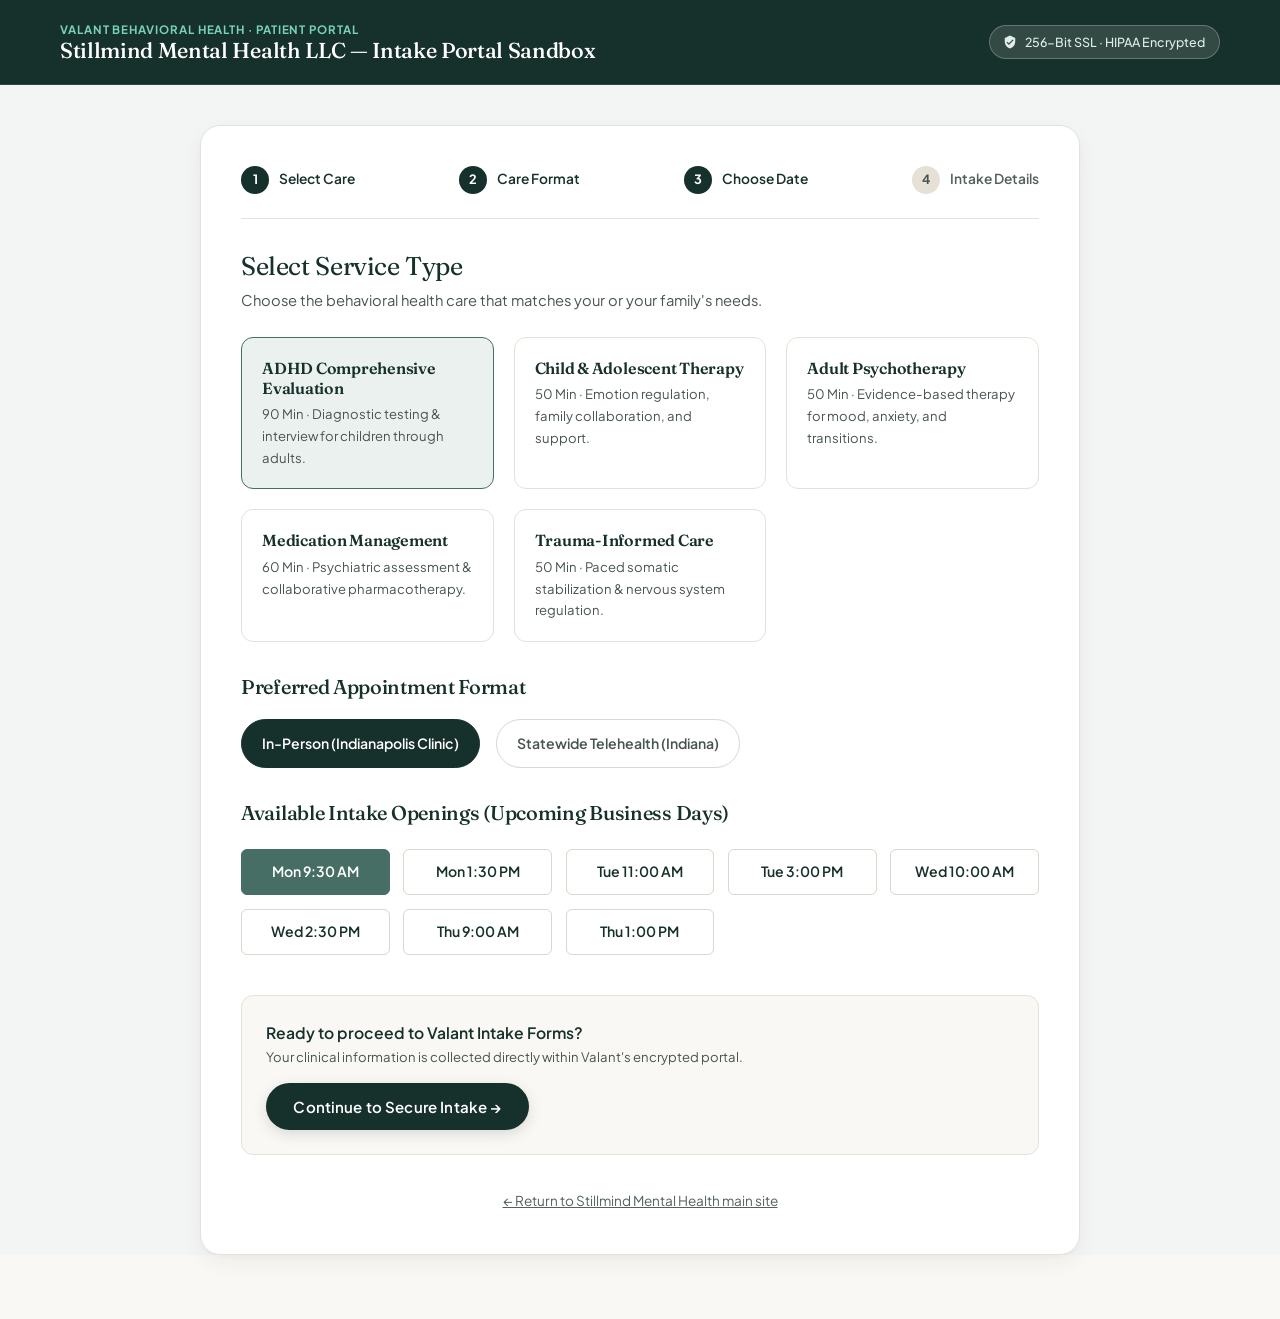
<file: valant-portal-preview.html>
<!DOCTYPE html>
<html lang="en">
<head>
  <meta charset="UTF-8">
  <meta name="viewport" content="width=device-width, initial-scale=1.0">
  <title>Valant Patient Intake & Scheduling | Stillmind Mental Health LLC</title>
  <meta name="description" content="Secure, HIPAA-compliant appointment booking powered by Valant Behavioral Health EMR.">
  <!-- Preconnect & Web Fonts for Zero-Waterfall Loading -->
  <link rel="preconnect" href="https://fonts.googleapis.com">
  <link rel="preconnect" href="https://fonts.gstatic.com" crossorigin>
  <link rel="stylesheet" href="https://fonts.googleapis.com/css2?family=Fraunces:ital,opsz,wght@0,9..144,300..700;1,9..144,300..600&family=Plus+Jakarta+Sans:wght@300;400;500;600;700&display=swap">

  <link rel="stylesheet" href="assets/css/styles.css">
  <style>
    body {
      background-color: #F3F5F4;
    }
    .portal-banner {
      background-color: var(--color-forest-deep);
      color: #FFFFFF;
      padding: 1.25rem 0;
      border-bottom: 1px solid rgba(255,255,255,0.1);
    }
    .portal-header-flex {
      display: flex;
      justify-content: space-between;
      align-items: center;
    }
    .security-badge {
      display: inline-flex;
      align-items: center;
      gap: 0.5rem;
      background: rgba(255,255,255,0.12);
      border: 1px solid rgba(255,255,255,0.25);
      padding: 0.35rem 0.85rem;
      border-radius: var(--radius-full);
      font-size: 0.78rem;
      font-weight: 500;
      color: #E2ECE8;
    }
    .valant-brand-pill {
      font-size: 0.72rem;
      font-weight: 700;
      letter-spacing: 0.08em;
      text-transform: uppercase;
      color: #79D1B8;
    }
    .portal-main-box {
      max-width: 880px;
      margin: 2.5rem auto 4rem;
      background: #FFFFFF;
      border: 1px solid var(--color-stone);
      border-radius: var(--radius-lg);
      box-shadow: var(--shadow-card);
      overflow: hidden;
    }
    .portal-body {
      padding: 2.5rem;
    }
    .progress-bar-steps {
      display: flex;
      justify-content: space-between;
      border-bottom: 1px solid var(--color-stone);
      padding-bottom: 1.5rem;
      margin-bottom: 2rem;
    }
    .step-node {
      display: flex;
      align-items: center;
      gap: 0.6rem;
      font-size: 0.86rem;
      font-weight: 600;
      color: var(--color-text-muted);
    }
    .step-node.active {
      color: var(--color-forest-deep);
    }
    .step-circle {
      width: 28px;
      height: 28px;
      border-radius: 50%;
      background-color: var(--color-stone);
      color: var(--color-text-secondary);
      display: flex;
      align-items: center;
      justify-content: center;
      font-size: 0.8rem;
      font-weight: 700;
    }
    .step-node.active .step-circle {
      background-color: var(--color-forest-deep);
      color: #FFFFFF;
    }
    .service-options-grid {
      display: grid;
      grid-template-columns: repeat(auto-fit, minmax(240px, 1fr));
      gap: 1.25rem;
      margin: 1.5rem 0 2rem;
    }
    .service-option-card {
      border: 1.5px solid var(--color-stone);
      border-radius: var(--radius-md);
      padding: 1.25rem;
      cursor: pointer;
      transition: all var(--transition-fast);
      background-color: #FFFFFF;
    }
    .service-option-card:hover, .service-option-card.selected {
      border-color: var(--color-sage);
      background-color: var(--color-sage-light);
    }
    .service-option-card h4 {
      font-size: 1rem;
      color: var(--color-forest-deep);
      margin-bottom: 0.35rem;
    }
    .service-option-card p {
      font-size: 0.82rem;
      color: var(--color-text-secondary);
    }
    .format-pills {
      display: flex;
      gap: 1rem;
      margin: 1.25rem 0 2rem;
    }
    .format-btn {
      padding: 0.75rem 1.25rem;
      border-radius: var(--radius-full);
      border: 1px solid var(--color-stone-border);
      background: #FFFFFF;
      font-size: 0.88rem;
      font-weight: 600;
      color: var(--color-text-secondary);
      cursor: pointer;
    }
    .format-btn.active {
      background-color: var(--color-forest-deep);
      color: #FFFFFF;
      border-color: var(--color-forest-deep);
    }
    .slots-grid {
      display: grid;
      grid-template-columns: repeat(auto-fill, minmax(130px, 1fr));
      gap: 0.85rem;
      margin: 1.5rem 0;
    }
    .slot-pill {
      border: 1px solid var(--color-stone-border);
      background: #FFFFFF;
      padding: 0.65rem;
      border-radius: var(--radius-sm);
      text-align: center;
      font-size: 0.88rem;
      font-weight: 600;
      color: var(--color-forest-deep);
      cursor: pointer;
      transition: all var(--transition-fast);
    }
    .slot-pill:hover, .slot-pill.active {
      background-color: var(--color-sage);
      color: #FFFFFF;
      border-color: var(--color-sage);
    }
  </style>
</head>
<body>

  <!-- Top Security Header -->
  <header class="portal-banner">
    <div class="container portal-header-flex">
      <div>
        <div class="valant-brand-pill">Valant Behavioral Health · Patient Portal</div>
        <h1 style="font-family: var(--font-serif); font-size: 1.35rem; font-weight: 500; margin: 0; color: #FFFFFF;">Stillmind Mental Health LLC — Intake Portal Sandbox</h1>
      </div>
      <div class="security-badge">
        <svg width="14" height="14" viewBox="0 0 24 24" fill="currentColor">
          <path d="M12 1L3 5v6c0 5.55 3.84 10.74 9 12 5.16-1.26 9-6.45 9-12V5l-9-4zm-2 16l-4-4 1.41-1.41L10 14.17l6.59-6.59L18 9l-8 8z"/>
        </svg>
        <span>256-Bit SSL · HIPAA Encrypted</span>
      </div>
    </div>
  </header>

  <main class="container">
    <div class="portal-main-box">
      <div class="portal-body">

        <!-- Progress Steps -->
        <div class="progress-bar-steps">
          <div class="step-node active">
            <span class="step-circle">1</span>
            <span>Select Care</span>
          </div>
          <div class="step-node active">
            <span class="step-circle">2</span>
            <span>Care Format</span>
          </div>
          <div class="step-node active">
            <span class="step-circle">3</span>
            <span>Choose Date</span>
          </div>
          <div class="step-node">
            <span class="step-circle">4</span>
            <span>Intake Details</span>
          </div>
        </div>

        <h2 style="font-size: 1.6rem; margin-bottom: 0.4rem; color: var(--color-forest-deep);">Select Service Type</h2>
        <p style="font-size: 0.92rem; color: var(--color-text-secondary); margin-bottom: 1.5rem;">
          Choose the behavioral health care that matches your or your family's needs.
        </p>

        <div class="service-options-grid" role="radiogroup" aria-label="Available Clinical Services">
          <div class="service-option-card selected" data-service-select="adhd-eval" tabindex="0" role="radio" aria-checked="true">
            <h4>ADHD Comprehensive Evaluation</h4>
            <p>90 Min · Diagnostic testing & interview for children through adults.</p>
          </div>
          <div class="service-option-card" data-service-select="child-therapy" tabindex="0" role="radio" aria-checked="false">
            <h4>Child &amp; Adolescent Therapy</h4>
            <p>50 Min · Emotion regulation, family collaboration, and support.</p>
          </div>
          <div class="service-option-card" data-service-select="adult-therapy" tabindex="0" role="radio" aria-checked="false">
            <h4>Adult Psychotherapy</h4>
            <p>50 Min · Evidence-based therapy for mood, anxiety, and transitions.</p>
          </div>
          <div class="service-option-card" data-service-select="med-management" tabindex="0" role="radio" aria-checked="false">
            <h4>Medication Management</h4>
            <p>60 Min · Psychiatric assessment & collaborative pharmacotherapy.</p>
          </div>
          <div class="service-option-card" data-service-select="trauma-care" tabindex="0" role="radio" aria-checked="false">
            <h4>Trauma-Informed Care</h4>
            <p>50 Min · Paced somatic stabilization & nervous system regulation.</p>
          </div>
        </div>

        <h3 style="font-size: 1.25rem; margin-top: 2rem; margin-bottom: 0.5rem; color: var(--color-forest-deep);">Preferred Appointment Format</h3>
        <div class="format-pills" role="radiogroup" aria-label="Care Setting">
          <button type="button" class="format-btn active" role="radio" aria-checked="true">In-Person (Indianapolis Clinic)</button>
          <button type="button" class="format-btn" role="radio" aria-checked="false">Statewide Telehealth (Indiana)</button>
        </div>

        <h3 style="font-size: 1.25rem; margin-top: 2rem; margin-bottom: 0.5rem; color: var(--color-forest-deep);">Available Intake Openings (Upcoming Business Days)</h3>
        <div class="slots-grid" role="radiogroup" aria-label="Available Appointment Slots">
          <div class="slot-pill active" tabindex="0" role="radio" aria-checked="true">Mon 9:30 AM</div>
          <div class="slot-pill" tabindex="0" role="radio" aria-checked="false">Mon 1:30 PM</div>
          <div class="slot-pill" tabindex="0" role="radio" aria-checked="false">Tue 11:00 AM</div>
          <div class="slot-pill" tabindex="0" role="radio" aria-checked="false">Tue 3:00 PM</div>
          <div class="slot-pill" tabindex="0" role="radio" aria-checked="false">Wed 10:00 AM</div>
          <div class="slot-pill" tabindex="0" role="radio" aria-checked="false">Wed 2:30 PM</div>
          <div class="slot-pill" tabindex="0" role="radio" aria-checked="false">Thu 9:00 AM</div>
          <div class="slot-pill" tabindex="0" role="radio" aria-checked="false">Thu 1:00 PM</div>
        </div>

        <div style="background-color: var(--color-bg-warm); border: 1px solid var(--color-stone); border-radius: var(--radius-md); padding: 1.5rem; margin-top: 2.5rem; display: flex; justify-content: space-between; align-items: center; flex-wrap: wrap; gap: 1rem;">
          <div>
            <div style="font-weight: 600; color: var(--color-forest-deep); font-size: 0.98rem;">Ready to proceed to Valant Intake Forms?</div>
            <div style="font-size: 0.82rem; color: var(--color-text-secondary);">Your clinical information is collected directly within Valant's encrypted portal.</div>
          </div>
          <button type="button" class="btn btn-primary" onclick="alert('In the production deployment with signed BAA, clicking Continue takes the patient into Valant\'s official demographic and insurance verification screens.');">
            Continue to Secure Intake →
          </button>
        </div>

        <div style="margin-top: 2rem; text-align: center;">
          <a href="index.html" style="font-size: 0.85rem; color: var(--color-text-muted); text-decoration: underline;">
            ← Return to Stillmind Mental Health main site
          </a>
        </div>

      </div>
    </div>
  </main>

  <script>
    // Handle interactive card selection with keyboard support
    function setupRadioGroup(elements, onSelect) {
      elements.forEach(el => {
        const select = () => {
          elements.forEach(item => {
            item.classList.remove('selected', 'active');
            item.setAttribute('aria-checked', 'false');
          });
          el.classList.add(el.classList.contains('format-btn') ? 'active' : (el.classList.contains('slot-pill') ? 'active' : 'selected'));
          el.setAttribute('aria-checked', 'true');
          if (onSelect) onSelect(el);
        };

        el.addEventListener('click', select);
        el.addEventListener('keydown', (e) => {
          if (e.key === 'Enter' || e.key === ' ') {
            e.preventDefault();
            select();
          }
        });
      });
    }

    const serviceCards = document.querySelectorAll('.service-option-card');
    const formatBtns = document.querySelectorAll('.format-btn');
    const slotPills = document.querySelectorAll('.slot-pill');

    setupRadioGroup(serviceCards);
    setupRadioGroup(formatBtns);
    setupRadioGroup(slotPills);

    // Safe URL Parameter Reader with CSS.escape() and allowlisting
    try {
      const params = new URLSearchParams(window.location.search);
      const serviceParam = params.get('service');
      const locParam = params.get('loc');
      const ALLOWED_SERVICES = ['adhd-eval', 'child-therapy', 'adult-therapy', 'med-management', 'trauma-care'];

      if (serviceParam && ALLOWED_SERVICES.includes(serviceParam)) {
        const safeSelector = `[data-service-select="${CSS.escape(serviceParam)}"]`;
        const match = document.querySelector(safeSelector);
        if (match) {
          serviceCards.forEach(c => {
            c.classList.remove('selected');
            c.setAttribute('aria-checked', 'false');
          });
          match.classList.add('selected');
          match.setAttribute('aria-checked', 'true');
        }
      }

      if (locParam === 'telehealth' && formatBtns[1]) {
        formatBtns.forEach(b => {
          b.classList.remove('active');
          b.setAttribute('aria-checked', 'false');
        });
        formatBtns[1].classList.add('active');
        formatBtns[1].setAttribute('aria-checked', 'true');
      }
    } catch (err) {
      console.warn('URL parameter handling exception:', err);
    }
  </script>
</body>
</html>
</file>
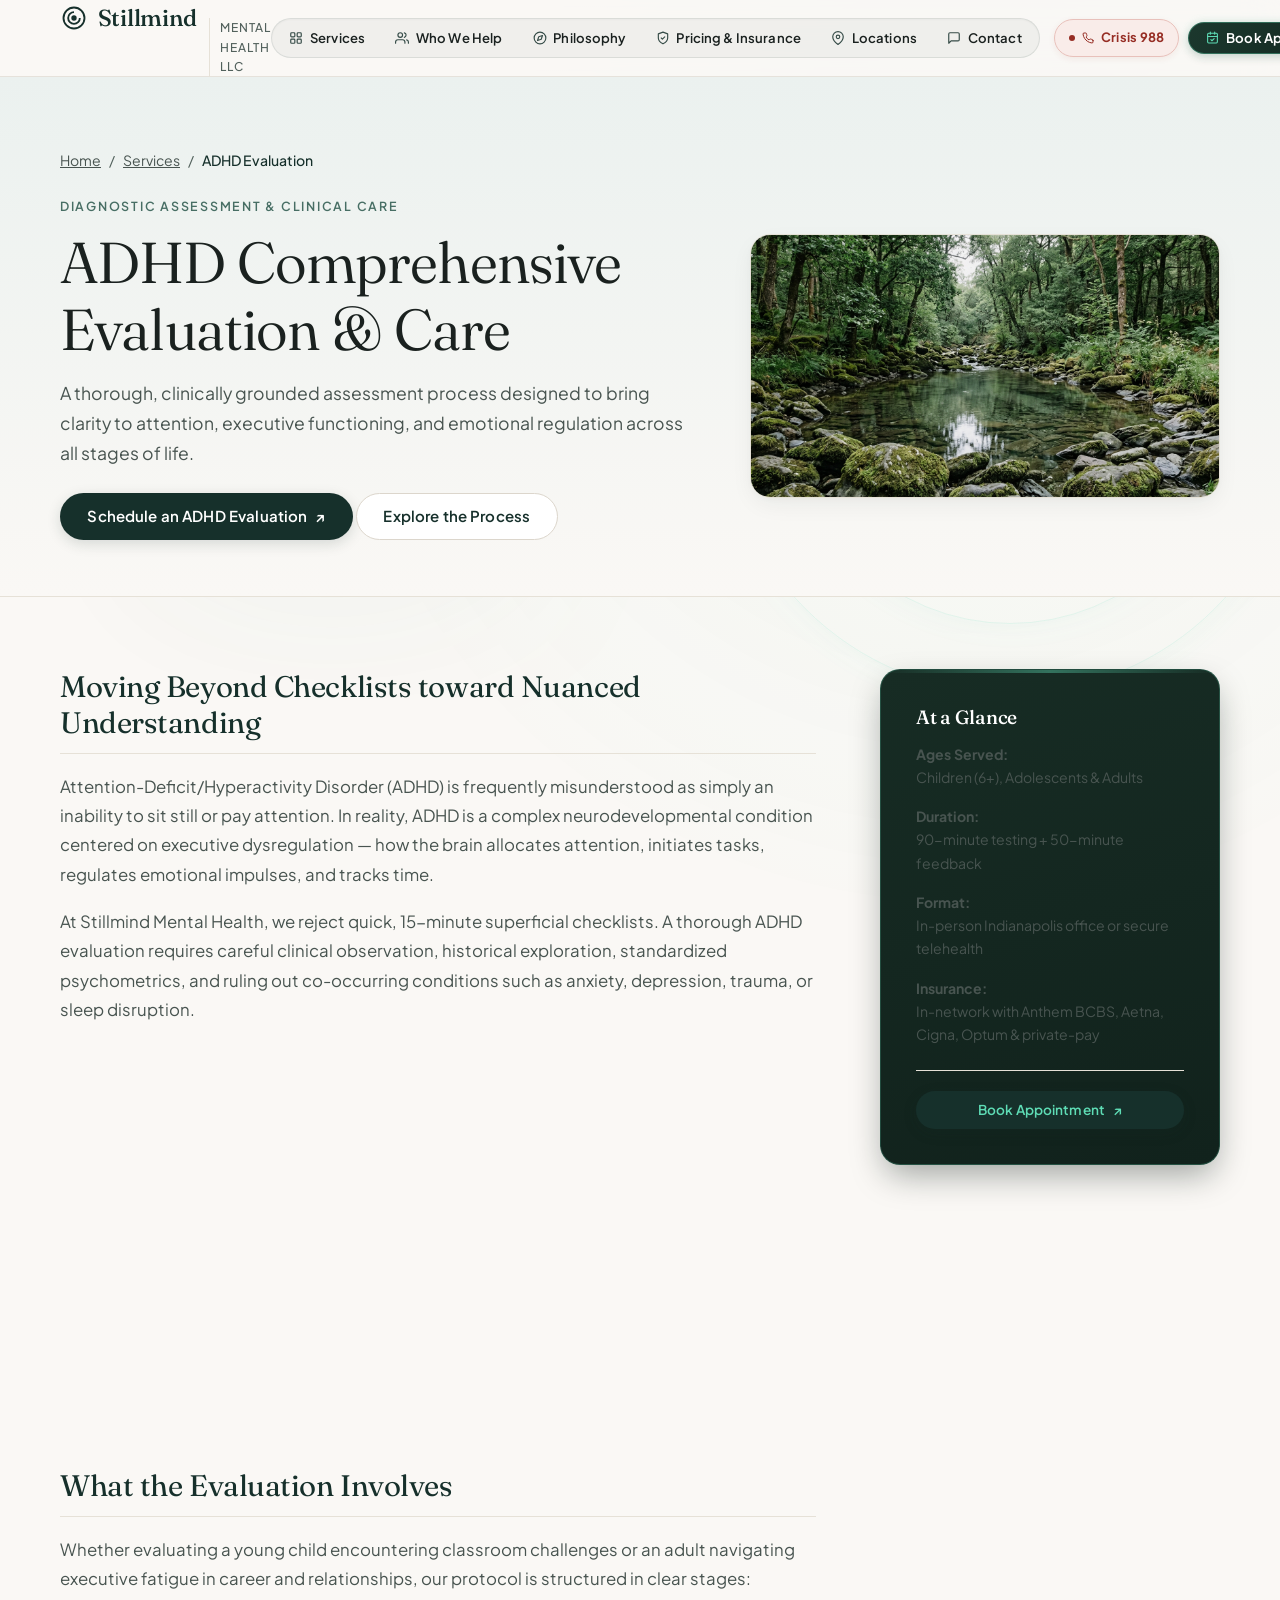
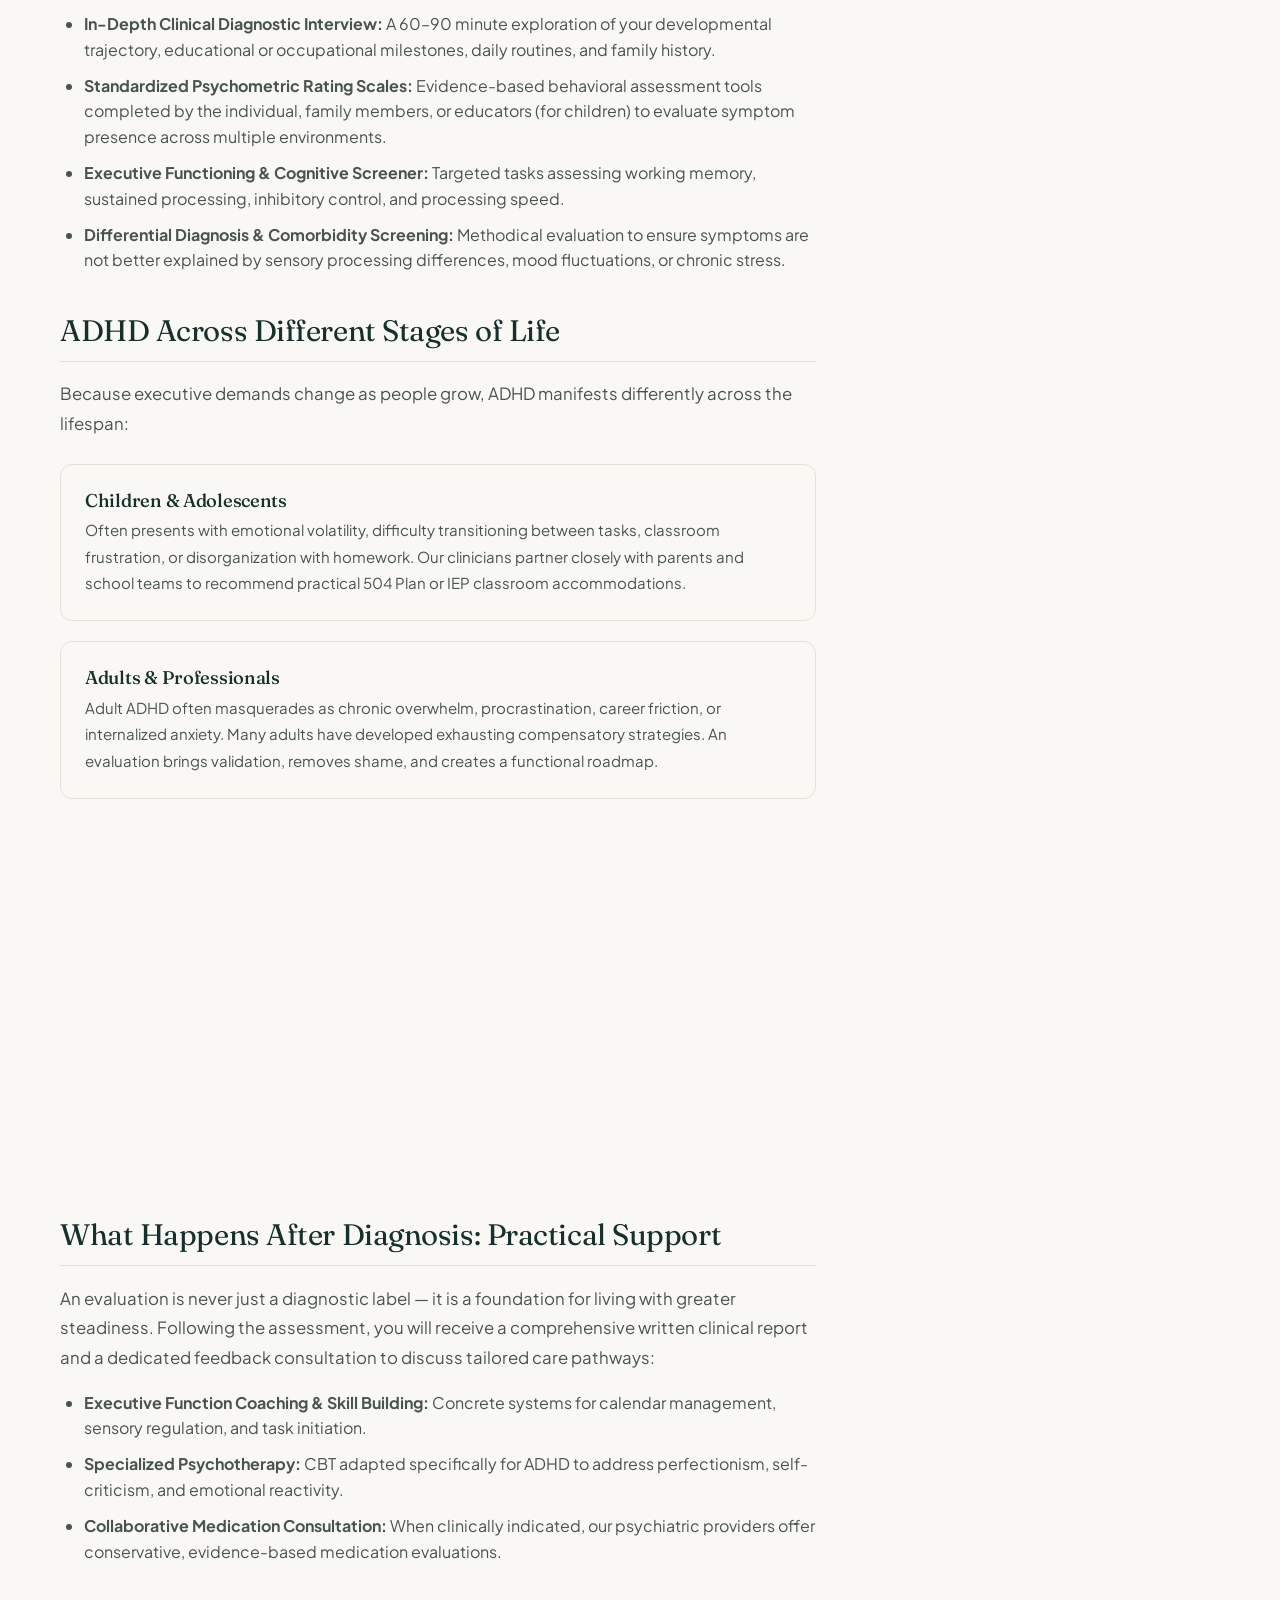
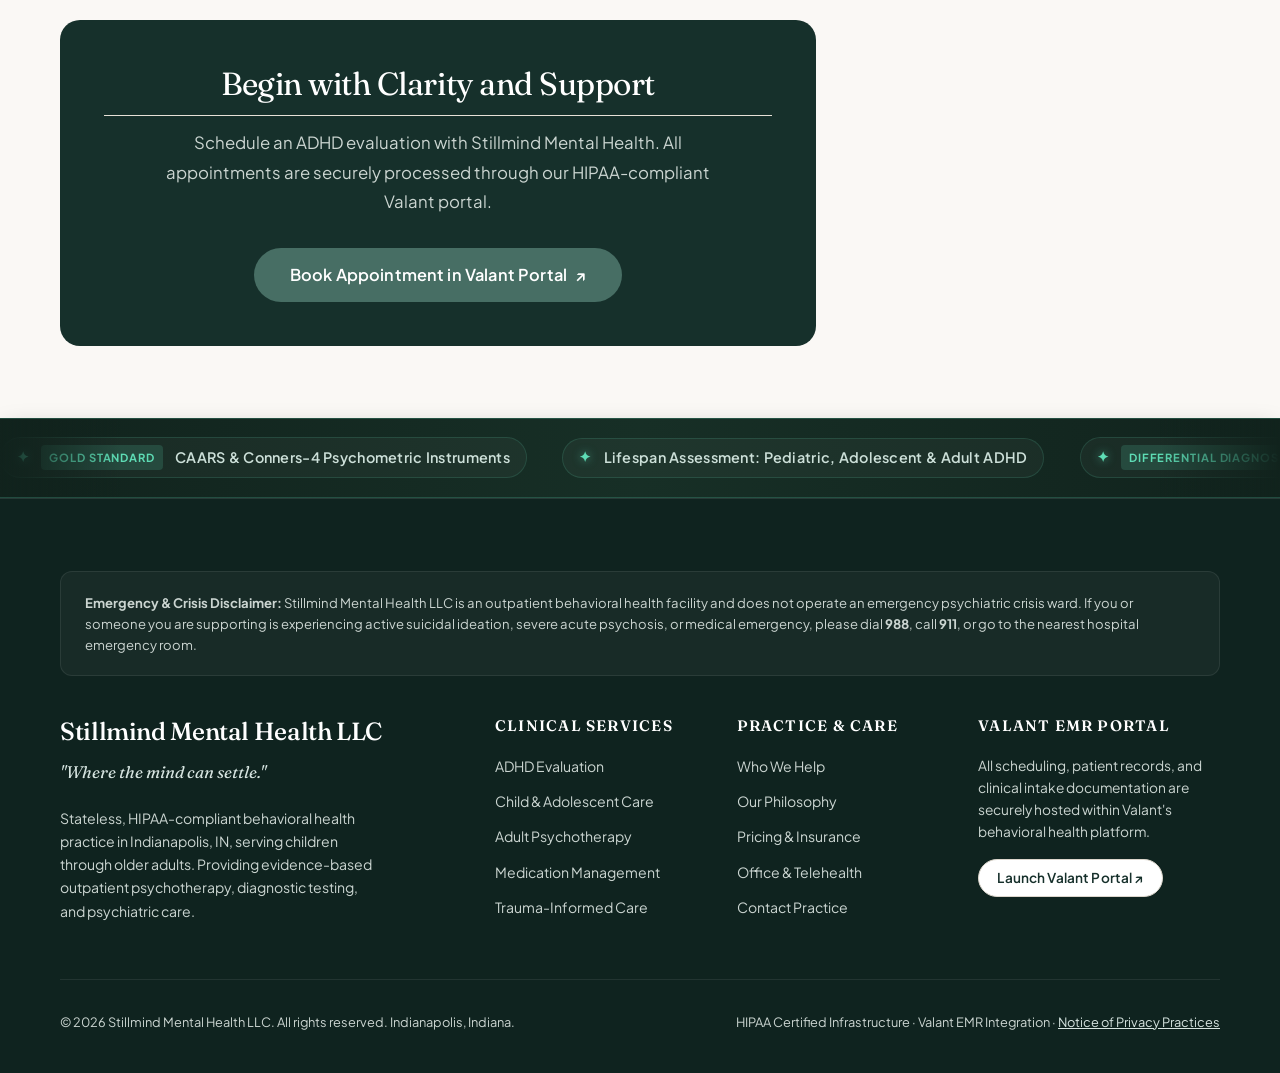
<file: services/adhd-evaluation.html>
<!DOCTYPE html>
<html lang="en">
<head>
  <meta charset="UTF-8">
  <meta name="viewport" content="width=device-width, initial-scale=1.0">
  <title>ADHD Comprehensive Evaluation &amp; Support | Stillmind Mental Health LLC</title>
  <meta name="description" content="In-depth, clinically rigorous ADHD evaluations and personalized support for children, adolescents, and adults in Indianapolis and across Indiana.">
  <link rel="canonical" href="https://stillmindmentalhealth.com/services/adhd-evaluation.html">
  <link rel="icon" type="image/svg+xml" href="../assets/images/favicon.svg">

  <!-- Open Graph / Social -->
  <meta property="og:type" content="article">
  <meta property="og:url" content="https://stillmindmentalhealth.com/services/adhd-evaluation.html">
  <meta property="og:title" content="ADHD Comprehensive Evaluation & Support | Stillmind Mental Health LLC">
  <meta property="og:description" content="Clinically rigorous ADHD evaluations and personalized support for children, adolescents, and adults in Indianapolis and across Indiana.">
  <meta property="og:image" content="https://stillmindmentalhealth.com/assets/images/still-water-reflection.jpg">
  <meta property="og:site_name" content="Stillmind Mental Health LLC">

  <!-- Twitter Card -->
  <meta name="twitter:card" content="summary_large_image">
  <meta name="twitter:title" content="ADHD Evaluation & Support | Stillmind Mental Health">
  <meta name="twitter:description" content="Evidence-based ADHD assessment and personalized care in Indianapolis and statewide telehealth.">
  <meta name="twitter:image" content="https://stillmindmentalhealth.com/assets/images/still-water-reflection.jpg">

  <!-- Schema.org JSON-LD -->
  <script type="application/ld+json">
  {
    "@context": "https://schema.org",
    "@type": "MedicalWebPage",
    "name": "ADHD Comprehensive Evaluation & Support",
    "url": "https://stillmindmentalhealth.com/services/adhd-evaluation.html",
    "description": "Comprehensive psychological and behavioral evaluation for Attention-Deficit/Hyperactivity Disorder across the lifespan.",
    "about": {
      "@type": "DiagnosticProcedure",
      "name": "ADHD Psychological Evaluation",
      "procedureType": "Diagnostic"
    },
    "provider": {
      "@type": "MedicalClinic",
      "name": "Stillmind Mental Health LLC",
      "telephone": "+1-317-555-0182",
      "address": {
        "@type": "PostalAddress",
        "streetAddress": "8500 Keystone Crossing, Suite 420",
        "addressLocality": "Indianapolis",
        "addressRegion": "IN",
        "postalCode": "46240",
        "addressCountry": "US"
      }
    }
  }
  </script>

  <!-- Preconnect & Web Fonts for Zero-Waterfall Loading -->
  <link rel="preconnect" href="https://fonts.googleapis.com">
  <link rel="preconnect" href="https://fonts.gstatic.com" crossorigin>
  <link rel="stylesheet" href="https://fonts.googleapis.com/css2?family=Fraunces:ital,opsz,wght@0,9..144,300..700;1,9..144,300..600&family=Plus+Jakarta+Sans:wght@300;400;500;600;700&display=swap">

  <link rel="stylesheet" href="../assets/css/styles.css">
</head>
<body>

  <!-- Skip to Content Accessible Link -->
  <a href="#mainContent" class="skip-to-content">Skip to main content</a>

  <!-- Thematic Ambient Background Motion: Concentric Focus Rings & Synaptic Clarity -->
  <div class="page-ambient-backdrop theme-adhd" aria-hidden="true">
    <div class="ambient-canvas-layer"></div>
    <div class="focus-ring-system">
      <div class="focus-ring focus-ring-1"></div>
      <div class="focus-ring focus-ring-2"></div>
      <div class="focus-ring focus-ring-3"></div>
      <div class="focus-ring focus-ring-4"></div>
    </div>
    <div class="synapse-glow"></div>
  </div>

  <!-- Header -->
  <header class="site-header">
    <div class="container nav-container">
      <a href="../index.html" class="brand-lockup" aria-label="Stillmind Mental Health Home">
        <div class="brand-mark">
          <svg class="brand-symbol" viewBox="0 0 24 24" fill="none" stroke="currentColor" stroke-width="1.6" aria-hidden="true">
            <circle cx="12" cy="12" r="9"/>
            <path d="M12 7c-2.76 0-5 2.24-5 5s2.24 5 5 5 5-2.24 5-5"/>
            <circle cx="12" cy="12" r="1.5" fill="currentColor"/>
          </svg>
          <span class="brand-name">Stillmind</span>
        </div>
        <span class="brand-suffix">Mental Health LLC</span>
      </a>

      <!-- Desktop Navigation (Compact Linear Button Toolbar) -->
      <nav class="nav-desktop" aria-label="Primary Navigation">
        <ul class="nav-links">
          <li>
            <a href="../index.html#services" class="nav-link">
              <svg class="nav-btn-icon" width="14" height="14" viewBox="0 0 24 24" fill="none" stroke="currentColor" stroke-width="2" stroke-linecap="round" stroke-linejoin="round" aria-hidden="true"><rect x="3" y="3" width="7" height="7" rx="1.5"></rect><rect x="14" y="3" width="7" height="7" rx="1.5"></rect><rect x="14" y="14" width="7" height="7" rx="1.5"></rect><rect x="3" y="14" width="7" height="7" rx="1.5"></rect></svg>
              <span>Services</span>
            </a>
          </li>
          <li>
            <a href="../index.html#who-we-help" class="nav-link">
              <svg class="nav-btn-icon" width="14" height="14" viewBox="0 0 24 24" fill="none" stroke="currentColor" stroke-width="2" stroke-linecap="round" stroke-linejoin="round" aria-hidden="true"><path d="M17 21v-2a4 4 0 0 0-4-4H5a4 4 0 0 0-4 4v2"></path><circle cx="9" cy="7" r="4"></circle><path d="M23 21v-2a4 4 0 0 0-3-3.87"></path><path d="M16 3.13a4 4 0 0 1 0 7.75"></path></svg>
              <span>Who We Help</span>
            </a>
          </li>
          <li>
            <a href="../index.html#philosophy" class="nav-link">
              <svg class="nav-btn-icon" width="14" height="14" viewBox="0 0 24 24" fill="none" stroke="currentColor" stroke-width="2" stroke-linecap="round" stroke-linejoin="round" aria-hidden="true"><circle cx="12" cy="12" r="10"></circle><polygon points="16.24 7.76 14.12 14.12 7.76 16.24 9.88 9.88 16.24 7.76"></polygon></svg>
              <span>Philosophy</span>
            </a>
          </li>
          <li>
            <a href="../index.html#pricing" class="nav-link">
              <svg class="nav-btn-icon" width="14" height="14" viewBox="0 0 24 24" fill="none" stroke="currentColor" stroke-width="2" stroke-linecap="round" stroke-linejoin="round" aria-hidden="true"><path d="M12 22s8-4 8-10V5l-8-3-8 3v7c0 6 8 10 8 10z"></path><path d="m9 12 2 2 4-4"></path></svg>
              <span>Pricing &amp; Insurance</span>
            </a>
          </li>
          <li>
            <a href="../index.html#locations" class="nav-link">
              <svg class="nav-btn-icon" width="14" height="14" viewBox="0 0 24 24" fill="none" stroke="currentColor" stroke-width="2" stroke-linecap="round" stroke-linejoin="round" aria-hidden="true"><path d="M21 10c0 7-9 13-9 13s-9-6-9-13a9 9 0 0 1 18 0z"></path><circle cx="12" cy="10" r="3"></circle></svg>
              <span>Locations</span>
            </a>
          </li>
          <li>
            <a href="../index.html#contact" class="nav-link">
              <svg class="nav-btn-icon" width="14" height="14" viewBox="0 0 24 24" fill="none" stroke="currentColor" stroke-width="2" stroke-linecap="round" stroke-linejoin="round" aria-hidden="true"><path d="M21 15a2 2 0 0 1-2 2H7l-4 4V5a2 2 0 0 1 2-2h14a2 2 0 0 1 2 2z"></path></svg>
              <span>Contact</span>
            </a>
          </li>
        </ul>
        <div class="nav-actions">
          <a href="tel:988" class="crisis-nav-pill" title="988 Suicide &amp; Crisis Lifeline (24/7)">
            <span class="crisis-nav-dot"></span>
            <svg class="nav-btn-icon" width="12" height="12" viewBox="0 0 24 24" fill="none" stroke="currentColor" stroke-width="2" stroke-linecap="round" stroke-linejoin="round" aria-hidden="true"><path d="M22 16.92v3a2 2 0 0 1-2.18 2 19.79 19.79 0 0 1-8.63-3.07 19.5 19.5 0 0 1-6-6 19.79 19.79 0 0 1-3.07-8.67A2 2 0 0 1 4.11 2h3a2 2 0 0 1 2 1.72 12.84 12.84 0 0 0 .7 2.81 2 2 0 0 1-.45 2.11L8.09 9.91a16 16 0 0 0 6 6l1.27-1.27a2 2 0 0 1 2.11-.45 12.84 12.84 0 0 0 2.81.7A2 2 0 0 1 22 16.92z"></path></svg>
            <span>Crisis 988</span>
          </a>
          <a href="../valant-portal-preview.html?service=adhd-eval" target="_blank" rel="noopener noreferrer" class="btn btn-primary btn-sm" data-valant-booking data-valant-service="adhd-eval" aria-label="Book Appointment in Valant Portal (opens in new tab)">
            <svg class="nav-btn-icon" width="13" height="13" viewBox="0 0 24 24" fill="none" stroke="currentColor" stroke-width="2" stroke-linecap="round" stroke-linejoin="round" aria-hidden="true"><rect x="3" y="4" width="18" height="18" rx="2" ry="2"></rect><line x1="16" y1="2" x2="16" y2="6"></line><line x1="8" y1="2" x2="8" y2="6"></line><line x1="3" y1="10" x2="21" y2="10"></line><path d="m9 16 2 2 4-4"></path></svg>
            <span>Book Appointment</span>
            <span class="btn-external-icon" aria-hidden="true">↗</span>
          </a>
        </div>
      </nav>

      <!-- Mobile Hamburger Toggle -->
      <button type="button" class="menu-toggle-btn" id="menuToggle" aria-label="Open navigation menu" aria-expanded="false" aria-controls="mobileMenu">
        <svg width="24" height="24" viewBox="0 0 24 24" fill="none" stroke="currentColor" stroke-width="2">
          <line x1="3" y1="6" x2="21" y2="6"/>
          <line x1="3" y1="12" x2="21" y2="12"/>
          <line x1="3" y1="18" x2="21" y2="18"/>
        </svg>
      </button>
    </div>

    <!-- Mobile Navigation Drawer -->
    <div class="mobile-menu" id="mobileMenu" aria-hidden="true">
      <ul class="mobile-nav-links">
        <li>
          <a href="../index.html#services" class="mobile-nav-link">
            <svg class="nav-btn-icon" width="16" height="16" viewBox="0 0 24 24" fill="none" stroke="currentColor" stroke-width="2" stroke-linecap="round" stroke-linejoin="round" aria-hidden="true"><rect x="3" y="3" width="7" height="7" rx="1.5"></rect><rect x="14" y="3" width="7" height="7" rx="1.5"></rect><rect x="14" y="14" width="7" height="7" rx="1.5"></rect><rect x="3" y="14" width="7" height="7" rx="1.5"></rect></svg>
            <span>Services</span>
          </a>
        </li>
        <li>
          <a href="../index.html#who-we-help" class="mobile-nav-link">
            <svg class="nav-btn-icon" width="16" height="16" viewBox="0 0 24 24" fill="none" stroke="currentColor" stroke-width="2" stroke-linecap="round" stroke-linejoin="round" aria-hidden="true"><path d="M17 21v-2a4 4 0 0 0-4-4H5a4 4 0 0 0-4 4v2"></path><circle cx="9" cy="7" r="4"></circle><path d="M23 21v-2a4 4 0 0 0-3-3.87"></path><path d="M16 3.13a4 4 0 0 1 0 7.75"></path></svg>
            <span>Who We Help</span>
          </a>
        </li>
        <li>
          <a href="../index.html#philosophy" class="mobile-nav-link">
            <svg class="nav-btn-icon" width="16" height="16" viewBox="0 0 24 24" fill="none" stroke="currentColor" stroke-width="2" stroke-linecap="round" stroke-linejoin="round" aria-hidden="true"><circle cx="12" cy="12" r="10"></circle><polygon points="16.24 7.76 14.12 14.12 7.76 16.24 9.88 9.88 16.24 7.76"></polygon></svg>
            <span>Philosophy</span>
          </a>
        </li>
        <li>
          <a href="../index.html#pricing" class="mobile-nav-link">
            <svg class="nav-btn-icon" width="16" height="16" viewBox="0 0 24 24" fill="none" stroke="currentColor" stroke-width="2" stroke-linecap="round" stroke-linejoin="round" aria-hidden="true"><path d="M12 22s8-4 8-10V5l-8-3-8 3v7c0 6 8 10 8 10z"></path><path d="m9 12 2 2 4-4"></path></svg>
            <span>Pricing &amp; Insurance</span>
          </a>
        </li>
        <li>
          <a href="../index.html#locations" class="mobile-nav-link">
            <svg class="nav-btn-icon" width="16" height="16" viewBox="0 0 24 24" fill="none" stroke="currentColor" stroke-width="2" stroke-linecap="round" stroke-linejoin="round" aria-hidden="true"><path d="M21 10c0 7-9 13-9 13s-9-6-9-13a9 9 0 0 1 18 0z"></path><circle cx="12" cy="10" r="3"></circle></svg>
            <span>Locations</span>
          </a>
        </li>
        <li>
          <a href="../index.html#contact" class="mobile-nav-link">
            <svg class="nav-btn-icon" width="16" height="16" viewBox="0 0 24 24" fill="none" stroke="currentColor" stroke-width="2" stroke-linecap="round" stroke-linejoin="round" aria-hidden="true"><path d="M21 15a2 2 0 0 1-2 2H7l-4 4V5a2 2 0 0 1 2-2h14a2 2 0 0 1 2 2z"></path></svg>
            <span>Contact</span>
          </a>
        </li>
      </ul>
      <div class="mobile-nav-actions">
        <a href="tel:988" class="crisis-nav-pill" title="988 Suicide &amp; Crisis Lifeline (24/7)">
          <span class="crisis-nav-dot"></span>
          <svg class="nav-btn-icon" width="12" height="12" viewBox="0 0 24 24" fill="none" stroke="currentColor" stroke-width="2" stroke-linecap="round" stroke-linejoin="round" aria-hidden="true"><path d="M22 16.92v3a2 2 0 0 1-2.18 2 19.79 19.79 0 0 1-8.63-3.07 19.5 19.5 0 0 1-6-6 19.79 19.79 0 0 1-3.07-8.67A2 2 0 0 1 4.11 2h3a2 2 0 0 1 2 1.72 12.84 12.84 0 0 0 .7 2.81 2 2 0 0 1-.45 2.11L8.09 9.91a16 16 0 0 0 6 6l1.27-1.27a2 2 0 0 1 2.11-.45 12.84 12.84 0 0 0 2.81.7A2 2 0 0 1 22 16.92z"></path></svg>
          <span>Crisis 988</span>
        </a>
        <a href="../valant-portal-preview.html?service=adhd-eval" target="_blank" rel="noopener noreferrer" class="btn btn-primary" data-valant-booking data-valant-service="adhd-eval">
          <svg class="nav-btn-icon" width="13" height="13" viewBox="0 0 24 24" fill="none" stroke="currentColor" stroke-width="2" stroke-linecap="round" stroke-linejoin="round" aria-hidden="true"><rect x="3" y="4" width="18" height="18" rx="2" ry="2"></rect><line x1="16" y1="2" x2="16" y2="6"></line><line x1="8" y1="2" x2="8" y2="6"></line><line x1="3" y1="10" x2="21" y2="10"></line><path d="m9 16 2 2 4-4"></path></svg>
          <span>Book Appointment</span>
          <span class="btn-external-icon" aria-hidden="true">↗</span>
        </a>
      </div>
    </div>
  </header>

  <main id="mainContent">

    <!-- Service Mini-Page Hero -->
    <section class="service-page-hero">
      <div class="container">
        <nav aria-label="Breadcrumb" class="service-breadcrumb">
          <ol style="display: flex; gap: 0.5rem; list-style: none; padding: 0; margin: 0; align-items: center; font-size: 0.88rem;">
            <li><a href="../index.html" style="color: var(--color-text-secondary); text-decoration: underline;">Home</a></li>
            <li aria-hidden="true" style="color: var(--color-stone-dark);">/</li>
            <li><a href="../index.html#services" style="color: var(--color-text-secondary); text-decoration: underline;">Services</a></li>
            <li aria-hidden="true" style="color: var(--color-stone-dark);">/</li>
            <li aria-current="page"><span style="color: var(--color-forest-deep); font-weight: 500;">ADHD Evaluation</span></li>
          </ol>
        </nav>

        <div class="service-hero-layout">
          <div>
            <span class="eyebrow">Diagnostic Assessment &amp; Clinical Care</span>
            <h1>ADHD Comprehensive Evaluation &amp; Care</h1>
            <p class="lead" style="margin-top: 1rem;">
              A thorough, clinically grounded assessment process designed to bring clarity to attention, executive functioning, and emotional regulation across all stages of life.
            </p>
            <div class="hero-actions" style="margin-top: 1.5rem;">
              <a href="../valant-portal-preview.html?service=adhd-eval" target="_blank" rel="noopener noreferrer" class="btn btn-primary" data-valant-booking data-valant-service="adhd-eval">
                <span>Schedule an ADHD Evaluation</span>
                <span class="btn-external-icon">↗</span>
              </a>
              <a href="#assessment-process" class="btn btn-secondary">Explore the Process</a>
            </div>
          </div>

          <div class="service-hero-media">
            <img src="../assets/images/still-water-reflection.jpg" alt="Calm still woodland pool representing mental clarity" width="600" height="380">
          </div>
        </div>
      </div>
    </section>

    <!-- Main Explainer Content -->
    <div class="container">
      <div class="service-content-layout">

        <article class="service-article">
          
          <section>
            <h2>Moving Beyond Checklists toward Nuanced Understanding</h2>
            <p>
              Attention-Deficit/Hyperactivity Disorder (ADHD) is frequently misunderstood as simply an inability to sit still or pay attention. In reality, ADHD is a complex neurodevelopmental condition centered on executive dysregulation — how the brain allocates attention, initiates tasks, regulates emotional impulses, and tracks time.
            </p>
            <p>
              At Stillmind Mental Health, we reject quick, 15-minute superficial checklists. A thorough ADHD evaluation requires careful clinical observation, historical exploration, standardized psychometrics, and ruling out co-occurring conditions such as anxiety, depression, trauma, or sleep disruption.
            </p>
          </section>

          <!-- CTA Inline Contextual: Insurance & Testing Verification -->
          <div class="cta-banner-inline">
            <span class="eyebrow">Coverage &amp; Transparency</span>
            <h3>Wondering if your insurance covers comprehensive ADHD testing?</h3>
            <p>
              We accept major insurance networks including Anthem Blue Cross Blue Shield, Aetna, Cigna, and Optum/UnitedHealthcare. Our administrative team will verify your behavioral health diagnostic benefits before your appointment.
            </p>
            <div>
              <a href="../index.html#pricing" class="btn btn-secondary btn-sm">Review Insurance Details</a>
              <a href="../valant-portal-preview.html?service=adhd-eval" target="_blank" rel="noopener noreferrer" class="btn btn-sage btn-sm" style="margin-left: 0.5rem;" data-valant-booking data-valant-service="adhd-eval">
                <span>Check Intake Availability</span>
                <span class="btn-external-icon">↗</span>
              </a>
            </div>
          </div>

          <section id="assessment-process">
            <h2>What the Evaluation Involves</h2>
            <p>
              Whether evaluating a young child encountering classroom challenges or an adult navigating executive fatigue in career and relationships, our protocol is structured in clear stages:
            </p>
            <ul>
              <li><strong>In-Depth Clinical Diagnostic Interview:</strong> A 60–90 minute exploration of your developmental trajectory, educational or occupational milestones, daily routines, and family history.</li>
              <li><strong>Standardized Psychometric Rating Scales:</strong> Evidence-based behavioral assessment tools completed by the individual, family members, or educators (for children) to evaluate symptom presence across multiple environments.</li>
              <li><strong>Executive Functioning &amp; Cognitive Screener:</strong> Targeted tasks assessing working memory, sustained processing, inhibitory control, and processing speed.</li>
              <li><strong>Differential Diagnosis &amp; Comorbidity Screening:</strong> Methodical evaluation to ensure symptoms are not better explained by sensory processing differences, mood fluctuations, or chronic stress.</li>
            </ul>
          </section>

          <section>
            <h2>ADHD Across Different Stages of Life</h2>
            <p>
              Because executive demands change as people grow, ADHD manifests differently across the lifespan:
            </p>
            <div style="display: flex; flex-direction: column; gap: 1.25rem; margin-top: 0.5rem;">
              <div style="background: var(--color-bg-warm); border: 1px solid var(--color-stone); padding: 1.5rem; border-radius: var(--radius-md);">
                <h3 style="color: var(--color-forest-deep); margin-bottom: 0.35rem; font-size: 1.15rem;">Children &amp; Adolescents</h3>
                <p style="font-size: 0.94rem; color: var(--color-text-secondary);">
                  Often presents with emotional volatility, difficulty transitioning between tasks, classroom frustration, or disorganization with homework. Our clinicians partner closely with parents and school teams to recommend practical 504 Plan or IEP classroom accommodations.
                </p>
              </div>
              <div style="background: var(--color-bg-warm); border: 1px solid var(--color-stone); padding: 1.5rem; border-radius: var(--radius-md);">
                <h3 style="color: var(--color-forest-deep); margin-bottom: 0.35rem; font-size: 1.15rem;">Adults &amp; Professionals</h3>
                <p style="font-size: 0.94rem; color: var(--color-text-secondary);">
                  Adult ADHD often masquerades as chronic overwhelm, procrastination, career friction, or internalized anxiety. Many adults have developed exhausting compensatory strategies. An evaluation brings validation, removes shame, and creates a functional roadmap.
                </p>
              </div>
            </div>
          </section>

          <!-- CTA Inline Contextual: Clinical Consultation Inquiry -->
          <div class="cta-banner-inline alt">
            <span class="eyebrow">Collaborative Next Steps</span>
            <h3>Have questions about whether an evaluation is right for you?</h3>
            <p>
              You can speak with our intake coordinator to understand timelines, whether in-person Indianapolis or telehealth is appropriate, and what paperwork is needed.
            </p>
            <div>
              <a href="../index.html#contact" class="btn btn-secondary btn-sm">Contact Intake Team</a>
            </div>
          </div>

          <section>
            <h2>What Happens After Diagnosis: Practical Support</h2>
            <p>
              An evaluation is never just a diagnostic label — it is a foundation for living with greater steadiness. Following the assessment, you will receive a comprehensive written clinical report and a dedicated feedback consultation to discuss tailored care pathways:
            </p>
            <ul>
              <li><strong>Executive Function Coaching &amp; Skill Building:</strong> Concrete systems for calendar management, sensory regulation, and task initiation.</li>
              <li><strong>Specialized Psychotherapy:</strong> CBT adapted specifically for ADHD to address perfectionism, self-criticism, and emotional reactivity.</li>
              <li><strong>Collaborative Medication Consultation:</strong> When clinically indicated, our psychiatric providers offer conservative, evidence-based medication evaluations.</li>
            </ul>
          </section>

          <!-- CTA Bottom Final Conversion -->
          <div style="background-color: var(--color-forest-deep); color: #FFFFFF; border-radius: var(--radius-lg); padding: 2.75rem; text-align: center; margin-top: 1rem;">
            <h2 style="color: #FFFFFF; font-size: 2rem; margin-bottom: 0.75rem;">Begin with Clarity and Support</h2>
            <p style="color: var(--color-text-on-dark-muted); max-width: 580px; margin: 0 auto 2rem; font-size: 1.05rem;">
              Schedule an ADHD evaluation with Stillmind Mental Health. All appointments are securely processed through our HIPAA-compliant Valant portal.
            </p>
            <a href="../valant-portal-preview.html?service=adhd-eval" target="_blank" rel="noopener noreferrer" class="btn btn-sage btn-lg" data-valant-booking data-valant-service="adhd-eval">
              <span>Book Appointment in Valant Portal</span>
              <span class="btn-external-icon">↗</span>
            </a>
          </div>

        </article>

        <!-- Sticky Sidebar -->
        <aside class="service-sidebar">
          <div class="sidebar-box">
            <h3>At a Glance</h3>
            <div style="display: flex; flex-direction: column; gap: 1rem; font-size: 0.88rem; color: var(--color-text-secondary);">
              <div>
                <strong>Ages Served:</strong><br>
                Children (6+), Adolescents &amp; Adults
              </div>
              <div>
                <strong>Duration:</strong><br>
                90-minute testing + 50-minute feedback
              </div>
              <div>
                <strong>Format:</strong><br>
                In-person Indianapolis office or secure telehealth
              </div>
              <div>
                <strong>Insurance:</strong><br>
                In-network with Anthem BCBS, Aetna, Cigna, Optum &amp; private-pay
              </div>
            </div>
            <div style="margin-top: 1.5rem; padding-top: 1.25rem; border-top: 1px solid var(--color-stone);">
              <a href="../valant-portal-preview.html?service=adhd-eval" target="_blank" rel="noopener noreferrer" class="btn btn-primary btn-sm" style="width: 100%;" data-valant-booking data-valant-service="adhd-eval">
                <span>Book Appointment</span>
                <span class="btn-external-icon">↗</span>
              </a>
            </div>
          </div>

          <div class="sidebar-box">
            <h3>Other Services</h3>
            <ul style="display: flex; flex-direction: column; gap: 0.75rem; font-size: 0.9rem;">
              <li><a href="child-adolescent-therapy.html" style="color: var(--color-forest-deep); text-decoration: underline;">Child &amp; Adolescent Therapy →</a></li>
              <li><a href="adult-psychotherapy.html" style="color: var(--color-forest-deep); text-decoration: underline;">Adult Psychotherapy →</a></li>
              <li><a href="medication-management.html" style="color: var(--color-forest-deep); text-decoration: underline;">Medication Management →</a></li>
            </ul>
          </div>
        </aside>

      </div>
    </div>

    <!-- Infinity Scroll Ticker: ADHD Evaluation Modalities & Clinical Standards -->
    <div class="infinity-scroll-banner" aria-label="Clinical Standards and Accreditations">
      <div class="infinity-scroll-track">
        <div class="infinity-scroll-content">
          <div class="infinity-item"><span class="infinity-dot">✦</span> <span class="infinity-tag">Gold Standard</span> CAARS &amp; Conners-4 Psychometric Instruments</div>
          <div class="infinity-item"><span class="infinity-dot">✦</span> Lifespan Assessment: Pediatric, Adolescent &amp; Adult ADHD</div>
          <div class="infinity-item"><span class="infinity-dot">✦</span> <span class="infinity-tag">Differential Diagnosis</span> Comorbidity Screening (Anxiety, Depression, Trauma)</div>
          <div class="infinity-item"><span class="infinity-dot">✦</span> Executive Functioning &amp; Cognitive Screener Profiling</div>
          <div class="infinity-item"><span class="infinity-dot">✦</span> Formal Diagnostic Documentation for Work &amp; Academic Accommodations (504/IEP)</div>
          <div class="infinity-item"><span class="infinity-dot">✦</span> Direct Valant EMR Secure Portal Integration</div>
        </div>
        <div class="infinity-scroll-content" aria-hidden="true">
          <div class="infinity-item"><span class="infinity-dot">✦</span> <span class="infinity-tag">Gold Standard</span> CAARS &amp; Conners-4 Psychometric Instruments</div>
          <div class="infinity-item"><span class="infinity-dot">✦</span> Lifespan Assessment: Pediatric, Adolescent &amp; Adult ADHD</div>
          <div class="infinity-item"><span class="infinity-dot">✦</span> <span class="infinity-tag">Differential Diagnosis</span> Comorbidity Screening (Anxiety, Depression, Trauma)</div>
          <div class="infinity-item"><span class="infinity-dot">✦</span> Executive Functioning &amp; Cognitive Screener Profiling</div>
          <div class="infinity-item"><span class="infinity-dot">✦</span> Formal Diagnostic Documentation for Work &amp; Academic Accommodations (504/IEP)</div>
          <div class="infinity-item"><span class="infinity-dot">✦</span> Direct Valant EMR Secure Portal Integration</div>
        </div>
      </div>
    </div>

  </main>

  <!-- Footer -->
  <footer class="site-footer">
    <div class="container">
      
      <!-- Emergency Crisis Notice -->
      <div class="footer-emergency-statement">
        <strong>Emergency &amp; Crisis Disclaimer:</strong> Stillmind Mental Health LLC is an outpatient behavioral health facility and does not operate an emergency psychiatric crisis ward. If you or someone you are supporting is experiencing active suicidal ideation, severe acute psychosis, or medical emergency, please dial <strong>988</strong>, call <strong>911</strong>, or go to the nearest hospital emergency room.
      </div>

      <div class="footer-grid">
        <div class="footer-brand">
          <h3>Stillmind Mental Health LLC</h3>
          <p class="footer-tagline">"Where the mind can settle."</p>
          <p class="footer-desc">
            Stateless, HIPAA-compliant behavioral health practice in Indianapolis, IN, serving children through older adults. Providing evidence-based outpatient psychotherapy, diagnostic testing, and psychiatric care.
          </p>
        </div>

        <div class="footer-col">
          <h4>Clinical Services</h4>
          <div class="footer-links">
            <a href="adhd-evaluation.html">ADHD Evaluation</a>
            <a href="child-adolescent-therapy.html">Child &amp; Adolescent Care</a>
            <a href="adult-psychotherapy.html">Adult Psychotherapy</a>
            <a href="medication-management.html">Medication Management</a>
            <a href="../index.html#services">Trauma-Informed Care</a>
          </div>
        </div>

        <div class="footer-col">
          <h4>Practice &amp; Care</h4>
          <div class="footer-links">
            <a href="../index.html#who-we-help">Who We Help</a>
            <a href="../index.html#philosophy">Our Philosophy</a>
            <a href="../index.html#pricing">Pricing &amp; Insurance</a>
            <a href="../index.html#locations">Office &amp; Telehealth</a>
            <a href="../index.html#contact">Contact Practice</a>
          </div>
        </div>

        <div class="footer-col">
          <h4>Valant EMR Portal</h4>
          <p style="font-size: 0.86rem; color: var(--color-text-on-dark-muted); line-height: 1.6; margin-bottom: 1rem;">
            All scheduling, patient records, and clinical intake documentation are securely hosted within Valant's behavioral health platform.
          </p>
          <a href="../valant-portal-preview.html" target="_blank" rel="noopener noreferrer" class="btn btn-secondary btn-sm" data-valant-booking>
            <span>Launch Valant Portal ↗</span>
          </a>
        </div>
      </div>

      <div class="footer-bottom">
        <div>
          &copy; 2026 Stillmind Mental Health LLC. All rights reserved. Indianapolis, Indiana.
        </div>
        <div>
          <span>HIPAA Certified Infrastructure</span> · <span>Valant EMR Integration</span> · <a href="../index.html#introduction" style="color: var(--color-sage-tint); text-decoration: underline;">Notice of Privacy Practices</a>
        </div>
      </div>
    </div>
  </footer>

  <!-- Scripts -->
  <script defer src="../assets/js/valant-client.js"></script>
  <script defer src="../assets/js/main.js"></script>
</body>
</html>
</file>
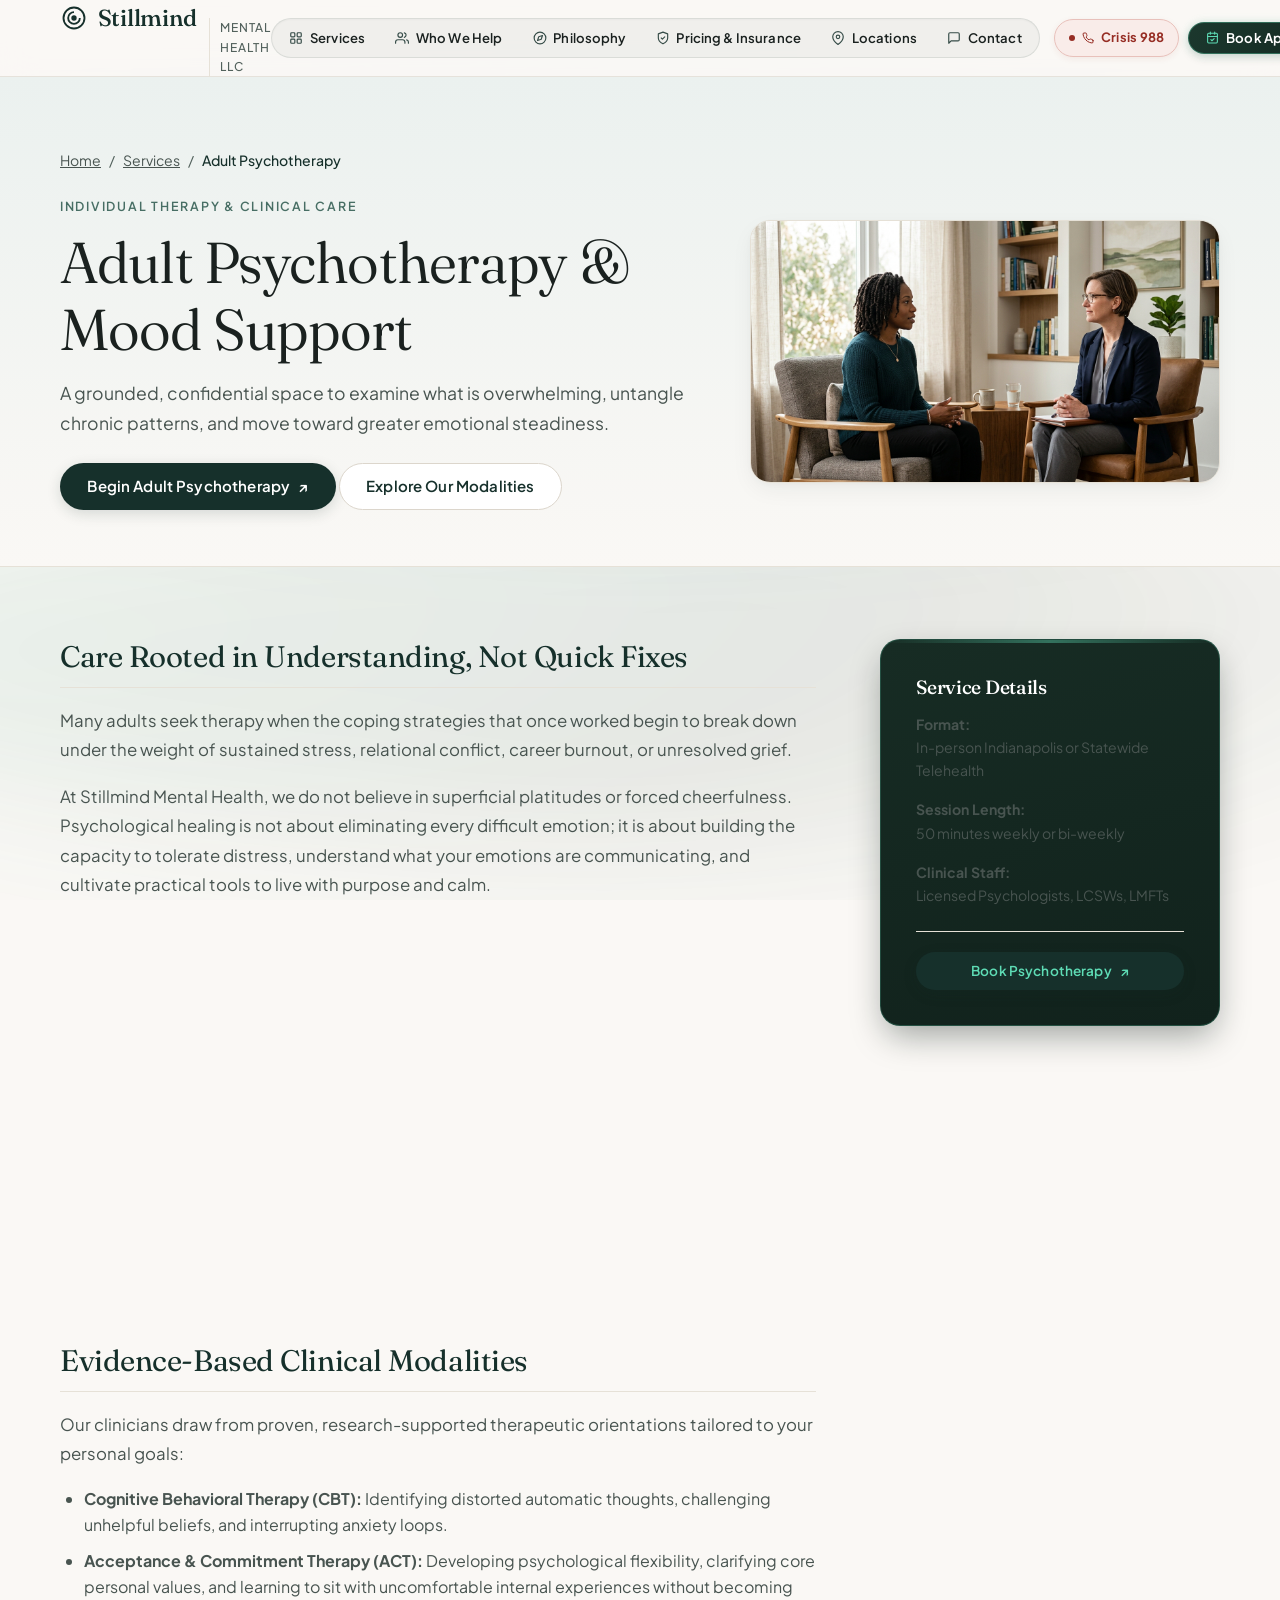
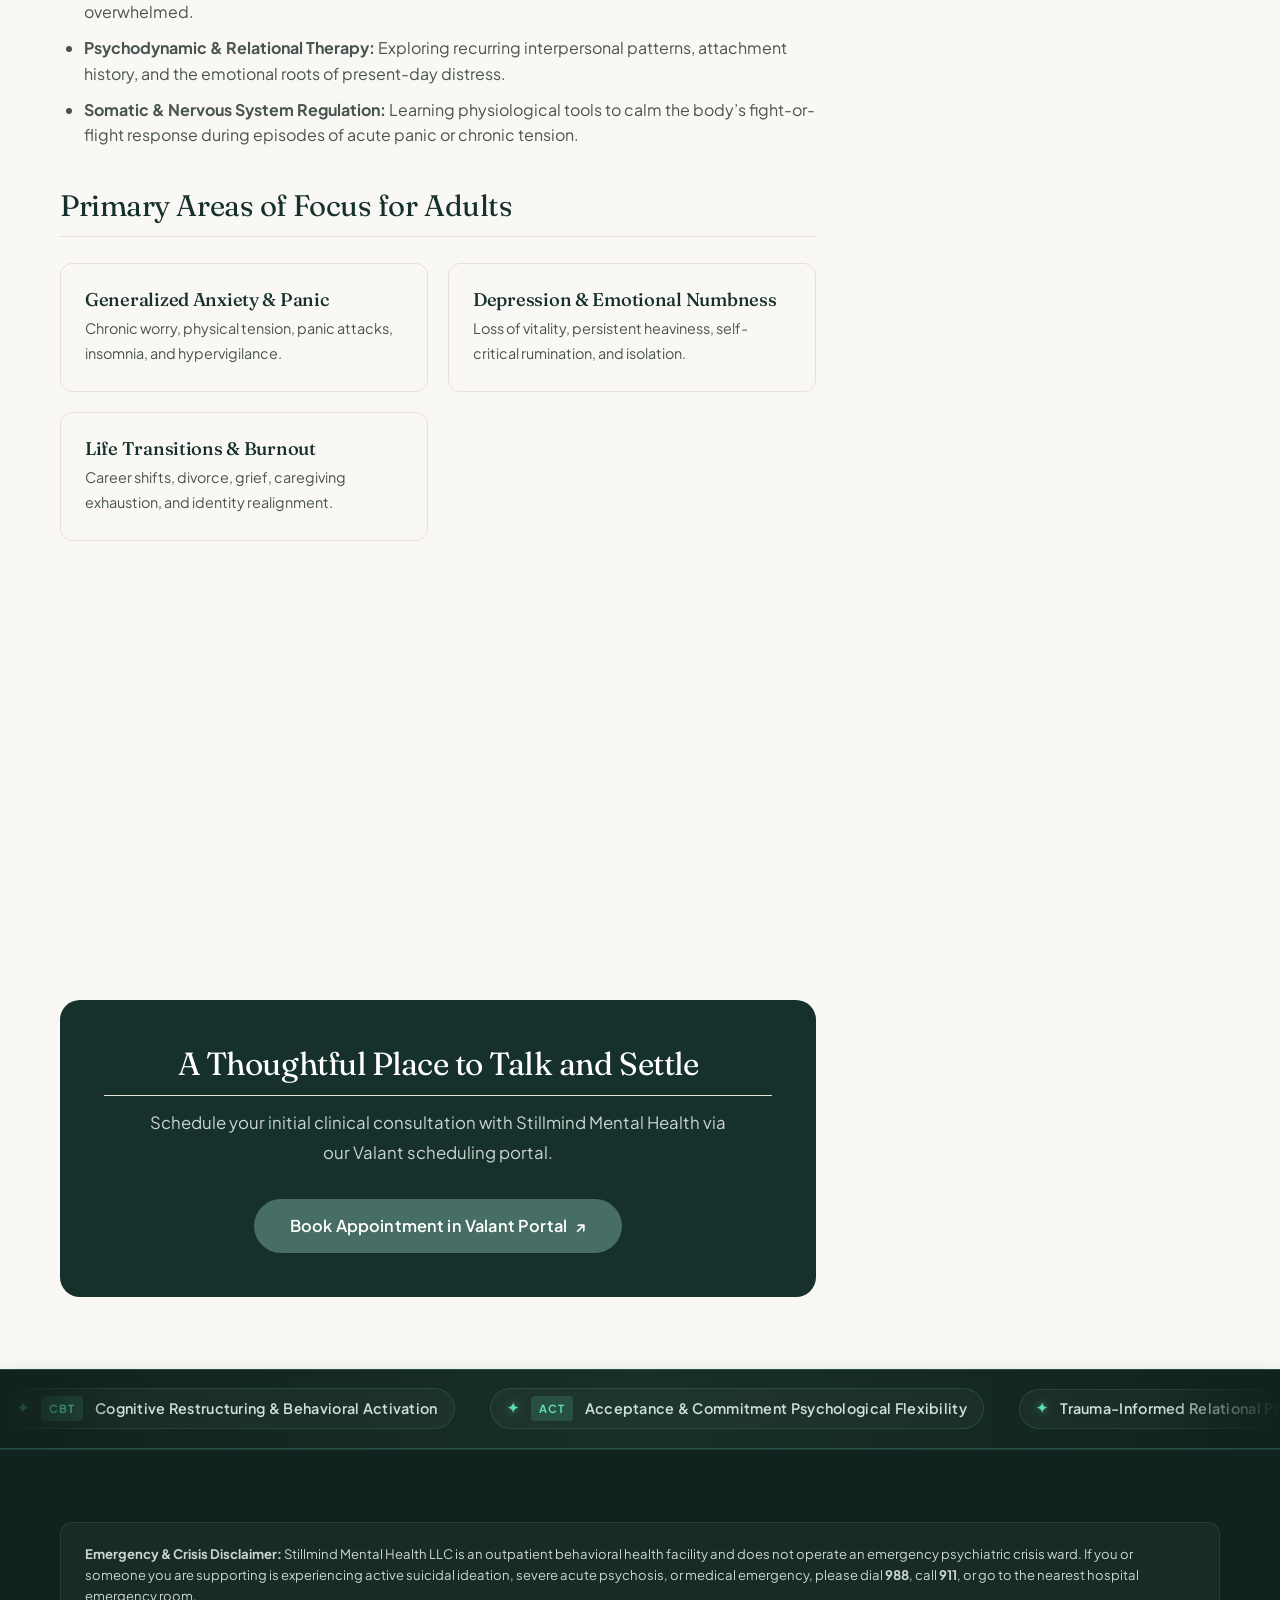
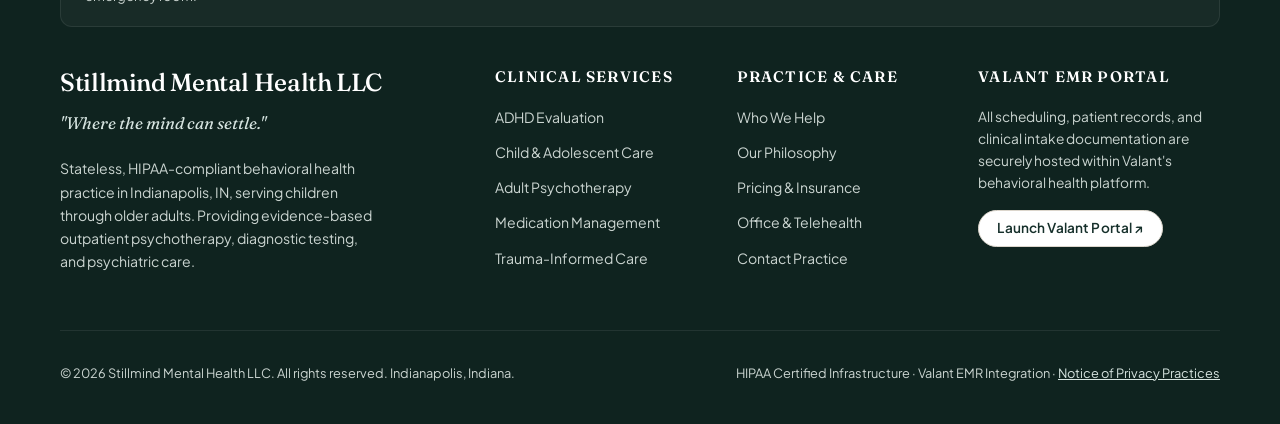
<file: services/adult-psychotherapy.html>
<!DOCTYPE html>
<html lang="en">
<head>
  <meta charset="UTF-8">
  <meta name="viewport" content="width=device-width, initial-scale=1.0">
  <title>Adult Psychotherapy &amp; Mood Support | Stillmind Mental Health LLC</title>
  <meta name="description" content="Thoughtful, evidence-based psychotherapy for adults in Indianapolis and across Indiana. Support for anxiety, depression, burnout, and life transitions.">
  <link rel="canonical" href="https://stillmindmentalhealth.com/services/adult-psychotherapy.html">
  <link rel="icon" type="image/svg+xml" href="../assets/images/favicon.svg">

  <!-- Open Graph / Social -->
  <meta property="og:type" content="article">
  <meta property="og:url" content="https://stillmindmentalhealth.com/services/adult-psychotherapy.html">
  <meta property="og:title" content="Adult Psychotherapy & Mood Support | Stillmind Mental Health LLC">
  <meta property="og:description" content="Thoughtful, evidence-based psychotherapy for adults in Indianapolis and across Indiana. Support for anxiety, depression, burnout, and life transitions.">
  <meta property="og:image" content="https://stillmindmentalhealth.com/assets/images/adult-consultation.jpg">
  <meta property="og:site_name" content="Stillmind Mental Health LLC">

  <!-- Twitter Card -->
  <meta name="twitter:card" content="summary_large_image">
  <meta name="twitter:title" content="Adult Psychotherapy | Stillmind Mental Health">
  <meta name="twitter:description" content="Support for anxiety, depression, burnout, and transitions in Indianapolis & statewide telehealth.">
  <meta name="twitter:image" content="https://stillmindmentalhealth.com/assets/images/adult-consultation.jpg">

  <!-- Schema.org JSON-LD -->
  <script type="application/ld+json">
  {
    "@context": "https://schema.org",
    "@type": "MedicalWebPage",
    "name": "Adult Psychotherapy & Mood Support",
    "url": "https://stillmindmentalhealth.com/services/adult-psychotherapy.html",
    "description": "Evidence-based individual psychotherapy for adults addressing mood disorders, anxiety, burnout, and life transitions.",
    "about": {
      "@type": "MedicalTherapy",
      "name": "Individual Psychotherapy",
      "therapyType": "Psychological"
    },
    "provider": {
      "@type": "MedicalClinic",
      "name": "Stillmind Mental Health LLC",
      "telephone": "+1-317-555-0182",
      "address": {
        "@type": "PostalAddress",
        "streetAddress": "8500 Keystone Crossing, Suite 420",
        "addressLocality": "Indianapolis",
        "addressRegion": "IN",
        "postalCode": "46240",
        "addressCountry": "US"
      }
    }
  }
  </script>

  <!-- Preconnect & Web Fonts for Zero-Waterfall Loading -->
  <link rel="preconnect" href="https://fonts.googleapis.com">
  <link rel="preconnect" href="https://fonts.gstatic.com" crossorigin>
  <link rel="stylesheet" href="https://fonts.googleapis.com/css2?family=Fraunces:ital,opsz,wght@0,9..144,300..700;1,9..144,300..600&family=Plus+Jakarta+Sans:wght@300;400;500;600;700&display=swap">

  <link rel="stylesheet" href="../assets/css/styles.css">
</head>
<body>

  <!-- Skip to Content Accessible Link -->
  <a href="#mainContent" class="skip-to-content">Skip to main content</a>

  <!-- Thematic Ambient Background Motion: Restorative Aurora & 4-7-8 Breathing Swells -->
  <div class="page-ambient-backdrop theme-adult" aria-hidden="true">
    <div class="aurora-band aurora-1"></div>
    <div class="aurora-band aurora-2"></div>
  </div>

  <!-- Header -->
  <header class="site-header">
    <div class="container nav-container">
      <a href="../index.html" class="brand-lockup" aria-label="Stillmind Mental Health Home">
        <div class="brand-mark">
          <svg class="brand-symbol" viewBox="0 0 24 24" fill="none" stroke="currentColor" stroke-width="1.6" aria-hidden="true">
            <circle cx="12" cy="12" r="9"/>
            <path d="M12 7c-2.76 0-5 2.24-5 5s2.24 5 5 5 5-2.24 5-5"/>
            <circle cx="12" cy="12" r="1.5" fill="currentColor"/>
          </svg>
          <span class="brand-name">Stillmind</span>
        </div>
        <span class="brand-suffix">Mental Health LLC</span>
      </a>

      <!-- Desktop Navigation (Compact Linear Button Toolbar) -->
      <nav class="nav-desktop" aria-label="Primary Navigation">
        <ul class="nav-links">
          <li>
            <a href="../index.html#services" class="nav-link">
              <svg class="nav-btn-icon" width="14" height="14" viewBox="0 0 24 24" fill="none" stroke="currentColor" stroke-width="2" stroke-linecap="round" stroke-linejoin="round" aria-hidden="true"><rect x="3" y="3" width="7" height="7" rx="1.5"></rect><rect x="14" y="3" width="7" height="7" rx="1.5"></rect><rect x="14" y="14" width="7" height="7" rx="1.5"></rect><rect x="3" y="14" width="7" height="7" rx="1.5"></rect></svg>
              <span>Services</span>
            </a>
          </li>
          <li>
            <a href="../index.html#who-we-help" class="nav-link">
              <svg class="nav-btn-icon" width="14" height="14" viewBox="0 0 24 24" fill="none" stroke="currentColor" stroke-width="2" stroke-linecap="round" stroke-linejoin="round" aria-hidden="true"><path d="M17 21v-2a4 4 0 0 0-4-4H5a4 4 0 0 0-4 4v2"></path><circle cx="9" cy="7" r="4"></circle><path d="M23 21v-2a4 4 0 0 0-3-3.87"></path><path d="M16 3.13a4 4 0 0 1 0 7.75"></path></svg>
              <span>Who We Help</span>
            </a>
          </li>
          <li>
            <a href="../index.html#philosophy" class="nav-link">
              <svg class="nav-btn-icon" width="14" height="14" viewBox="0 0 24 24" fill="none" stroke="currentColor" stroke-width="2" stroke-linecap="round" stroke-linejoin="round" aria-hidden="true"><circle cx="12" cy="12" r="10"></circle><polygon points="16.24 7.76 14.12 14.12 7.76 16.24 9.88 9.88 16.24 7.76"></polygon></svg>
              <span>Philosophy</span>
            </a>
          </li>
          <li>
            <a href="../index.html#pricing" class="nav-link">
              <svg class="nav-btn-icon" width="14" height="14" viewBox="0 0 24 24" fill="none" stroke="currentColor" stroke-width="2" stroke-linecap="round" stroke-linejoin="round" aria-hidden="true"><path d="M12 22s8-4 8-10V5l-8-3-8 3v7c0 6 8 10 8 10z"></path><path d="m9 12 2 2 4-4"></path></svg>
              <span>Pricing &amp; Insurance</span>
            </a>
          </li>
          <li>
            <a href="../index.html#locations" class="nav-link">
              <svg class="nav-btn-icon" width="14" height="14" viewBox="0 0 24 24" fill="none" stroke="currentColor" stroke-width="2" stroke-linecap="round" stroke-linejoin="round" aria-hidden="true"><path d="M21 10c0 7-9 13-9 13s-9-6-9-13a9 9 0 0 1 18 0z"></path><circle cx="12" cy="10" r="3"></circle></svg>
              <span>Locations</span>
            </a>
          </li>
          <li>
            <a href="../index.html#contact" class="nav-link">
              <svg class="nav-btn-icon" width="14" height="14" viewBox="0 0 24 24" fill="none" stroke="currentColor" stroke-width="2" stroke-linecap="round" stroke-linejoin="round" aria-hidden="true"><path d="M21 15a2 2 0 0 1-2 2H7l-4 4V5a2 2 0 0 1 2-2h14a2 2 0 0 1 2 2z"></path></svg>
              <span>Contact</span>
            </a>
          </li>
        </ul>
        <div class="nav-actions">
          <a href="tel:988" class="crisis-nav-pill" title="988 Suicide &amp; Crisis Lifeline (24/7)">
            <span class="crisis-nav-dot"></span>
            <svg class="nav-btn-icon" width="12" height="12" viewBox="0 0 24 24" fill="none" stroke="currentColor" stroke-width="2" stroke-linecap="round" stroke-linejoin="round" aria-hidden="true"><path d="M22 16.92v3a2 2 0 0 1-2.18 2 19.79 19.79 0 0 1-8.63-3.07 19.5 19.5 0 0 1-6-6 19.79 19.79 0 0 1-3.07-8.67A2 2 0 0 1 4.11 2h3a2 2 0 0 1 2 1.72 12.84 12.84 0 0 0 .7 2.81 2 2 0 0 1-.45 2.11L8.09 9.91a16 16 0 0 0 6 6l1.27-1.27a2 2 0 0 1 2.11-.45 12.84 12.84 0 0 0 2.81.7A2 2 0 0 1 22 16.92z"></path></svg>
            <span>Crisis 988</span>
          </a>
          <a href="../valant-portal-preview.html?service=adult-therapy" target="_blank" rel="noopener noreferrer" class="btn btn-primary btn-sm" data-valant-booking data-valant-service="adult-therapy" aria-label="Book Appointment in Valant Portal (opens in new tab)">
            <svg class="nav-btn-icon" width="13" height="13" viewBox="0 0 24 24" fill="none" stroke="currentColor" stroke-width="2" stroke-linecap="round" stroke-linejoin="round" aria-hidden="true"><rect x="3" y="4" width="18" height="18" rx="2" ry="2"></rect><line x1="16" y1="2" x2="16" y2="6"></line><line x1="8" y1="2" x2="8" y2="6"></line><line x1="3" y1="10" x2="21" y2="10"></line><path d="m9 16 2 2 4-4"></path></svg>
            <span>Book Appointment</span>
            <span class="btn-external-icon" aria-hidden="true">↗</span>
          </a>
        </div>
      </nav>

      <!-- Mobile Hamburger Toggle -->
      <button type="button" class="menu-toggle-btn" id="menuToggle" aria-label="Open navigation menu" aria-expanded="false" aria-controls="mobileMenu">
        <svg width="24" height="24" viewBox="0 0 24 24" fill="none" stroke="currentColor" stroke-width="2">
          <line x1="3" y1="6" x2="21" y2="6"/>
          <line x1="3" y1="12" x2="21" y2="12"/>
          <line x1="3" y1="18" x2="21" y2="18"/>
        </svg>
      </button>
    </div>

    <!-- Mobile Navigation Drawer -->
    <div class="mobile-menu" id="mobileMenu" aria-hidden="true">
      <ul class="mobile-nav-links">
        <li>
          <a href="../index.html#services" class="mobile-nav-link">
            <svg class="nav-btn-icon" width="16" height="16" viewBox="0 0 24 24" fill="none" stroke="currentColor" stroke-width="2" stroke-linecap="round" stroke-linejoin="round" aria-hidden="true"><rect x="3" y="3" width="7" height="7" rx="1.5"></rect><rect x="14" y="3" width="7" height="7" rx="1.5"></rect><rect x="14" y="14" width="7" height="7" rx="1.5"></rect><rect x="3" y="14" width="7" height="7" rx="1.5"></rect></svg>
            <span>Services</span>
          </a>
        </li>
        <li>
          <a href="../index.html#who-we-help" class="mobile-nav-link">
            <svg class="nav-btn-icon" width="16" height="16" viewBox="0 0 24 24" fill="none" stroke="currentColor" stroke-width="2" stroke-linecap="round" stroke-linejoin="round" aria-hidden="true"><path d="M17 21v-2a4 4 0 0 0-4-4H5a4 4 0 0 0-4 4v2"></path><circle cx="9" cy="7" r="4"></circle><path d="M23 21v-2a4 4 0 0 0-3-3.87"></path><path d="M16 3.13a4 4 0 0 1 0 7.75"></path></svg>
            <span>Who We Help</span>
          </a>
        </li>
        <li>
          <a href="../index.html#philosophy" class="mobile-nav-link">
            <svg class="nav-btn-icon" width="16" height="16" viewBox="0 0 24 24" fill="none" stroke="currentColor" stroke-width="2" stroke-linecap="round" stroke-linejoin="round" aria-hidden="true"><circle cx="12" cy="12" r="10"></circle><polygon points="16.24 7.76 14.12 14.12 7.76 16.24 9.88 9.88 16.24 7.76"></polygon></svg>
            <span>Philosophy</span>
          </a>
        </li>
        <li>
          <a href="../index.html#pricing" class="mobile-nav-link">
            <svg class="nav-btn-icon" width="16" height="16" viewBox="0 0 24 24" fill="none" stroke="currentColor" stroke-width="2" stroke-linecap="round" stroke-linejoin="round" aria-hidden="true"><path d="M12 22s8-4 8-10V5l-8-3-8 3v7c0 6 8 10 8 10z"></path><path d="m9 12 2 2 4-4"></path></svg>
            <span>Pricing &amp; Insurance</span>
          </a>
        </li>
        <li>
          <a href="../index.html#locations" class="mobile-nav-link">
            <svg class="nav-btn-icon" width="16" height="16" viewBox="0 0 24 24" fill="none" stroke="currentColor" stroke-width="2" stroke-linecap="round" stroke-linejoin="round" aria-hidden="true"><path d="M21 10c0 7-9 13-9 13s-9-6-9-13a9 9 0 0 1 18 0z"></path><circle cx="12" cy="10" r="3"></circle></svg>
            <span>Locations</span>
          </a>
        </li>
        <li>
          <a href="../index.html#contact" class="mobile-nav-link">
            <svg class="nav-btn-icon" width="16" height="16" viewBox="0 0 24 24" fill="none" stroke="currentColor" stroke-width="2" stroke-linecap="round" stroke-linejoin="round" aria-hidden="true"><path d="M21 15a2 2 0 0 1-2 2H7l-4 4V5a2 2 0 0 1 2-2h14a2 2 0 0 1 2 2z"></path></svg>
            <span>Contact</span>
          </a>
        </li>
      </ul>
      <div class="mobile-nav-actions">
        <a href="tel:988" class="crisis-nav-pill" title="988 Suicide &amp; Crisis Lifeline (24/7)">
          <span class="crisis-nav-dot"></span>
          <svg class="nav-btn-icon" width="12" height="12" viewBox="0 0 24 24" fill="none" stroke="currentColor" stroke-width="2" stroke-linecap="round" stroke-linejoin="round" aria-hidden="true"><path d="M22 16.92v3a2 2 0 0 1-2.18 2 19.79 19.79 0 0 1-8.63-3.07 19.5 19.5 0 0 1-6-6 19.79 19.79 0 0 1-3.07-8.67A2 2 0 0 1 4.11 2h3a2 2 0 0 1 2 1.72 12.84 12.84 0 0 0 .7 2.81 2 2 0 0 1-.45 2.11L8.09 9.91a16 16 0 0 0 6 6l1.27-1.27a2 2 0 0 1 2.11-.45 12.84 12.84 0 0 0 2.81.7A2 2 0 0 1 22 16.92z"></path></svg>
          <span>Crisis 988</span>
        </a>
        <a href="../valant-portal-preview.html?service=adult-therapy" target="_blank" rel="noopener noreferrer" class="btn btn-primary" data-valant-booking data-valant-service="adult-therapy">
          <svg class="nav-btn-icon" width="13" height="13" viewBox="0 0 24 24" fill="none" stroke="currentColor" stroke-width="2" stroke-linecap="round" stroke-linejoin="round" aria-hidden="true"><rect x="3" y="4" width="18" height="18" rx="2" ry="2"></rect><line x1="16" y1="2" x2="16" y2="6"></line><line x1="8" y1="2" x2="8" y2="6"></line><line x1="3" y1="10" x2="21" y2="10"></line><path d="m9 16 2 2 4-4"></path></svg>
          <span>Book Appointment</span>
          <span class="btn-external-icon" aria-hidden="true">↗</span>
        </a>
      </div>
    </div>
  </header>

  <main id="mainContent">

    <!-- Service Mini-Page Hero -->
    <section class="service-page-hero">
      <div class="container">
        <nav aria-label="Breadcrumb" class="service-breadcrumb">
          <ol style="display: flex; gap: 0.5rem; list-style: none; padding: 0; margin: 0; align-items: center; font-size: 0.88rem;">
            <li><a href="../index.html" style="color: var(--color-text-secondary); text-decoration: underline;">Home</a></li>
            <li aria-hidden="true" style="color: var(--color-stone-dark);">/</li>
            <li><a href="../index.html#services" style="color: var(--color-text-secondary); text-decoration: underline;">Services</a></li>
            <li aria-hidden="true" style="color: var(--color-stone-dark);">/</li>
            <li aria-current="page"><span style="color: var(--color-forest-deep); font-weight: 500;">Adult Psychotherapy</span></li>
          </ol>
        </nav>

        <div class="service-hero-layout">
          <div>
            <span class="eyebrow">Individual Therapy &amp; Clinical Care</span>
            <h1>Adult Psychotherapy &amp; Mood Support</h1>
            <p class="lead" style="margin-top: 1rem;">
              A grounded, confidential space to examine what is overwhelming, untangle chronic patterns, and move toward greater emotional steadiness.
            </p>
            <div class="hero-actions" style="margin-top: 1.5rem;">
              <a href="../valant-portal-preview.html?service=adult-therapy" target="_blank" rel="noopener noreferrer" class="btn btn-primary" data-valant-booking data-valant-service="adult-therapy">
                <span>Begin Adult Psychotherapy</span>
                <span class="btn-external-icon">↗</span>
              </a>
              <a href="#clinical-modalities" class="btn btn-secondary">Explore Our Modalities</a>
            </div>
          </div>

          <div class="service-hero-media">
            <img src="../assets/images/adult-consultation.jpg" alt="Clinician and adult patient engaged in attentive, supportive psychotherapy" width="600" height="380">
          </div>
        </div>
      </div>
    </section>

    <!-- Main Explainer Content -->
    <div class="container">
      <div class="service-content-layout">

        <article class="service-article">
          
          <section>
            <h2>Care Rooted in Understanding, Not Quick Fixes</h2>
            <p>
              Many adults seek therapy when the coping strategies that once worked begin to break down under the weight of sustained stress, relational conflict, career burnout, or unresolved grief.
            </p>
            <p>
              At Stillmind Mental Health, we do not believe in superficial platitudes or forced cheerfulness. Psychological healing is not about eliminating every difficult emotion; it is about building the capacity to tolerate distress, understand what your emotions are communicating, and cultivate practical tools to live with purpose and calm.
            </p>
          </section>

          <!-- CTA Inline Contextual: Insurance & Affordability -->
          <div class="cta-banner-inline">
            <span class="eyebrow">Insurance &amp; Superbills</span>
            <h3>Using In-Network Insurance for Weekly Psychotherapy</h3>
            <p>
              Most psychotherapy sessions are eligible for coverage through Anthem Blue Cross Blue Shield, Aetna, Cigna, and UnitedHealthcare/Optum. We also offer straightforward private-pay rates and superbills for out-of-network reimbursement.
            </p>
            <div>
              <a href="../index.html#pricing" class="btn btn-secondary btn-sm">Review Pricing &amp; Coverage</a>
              <a href="../valant-portal-preview.html?service=adult-therapy" target="_blank" rel="noopener noreferrer" class="btn btn-sage btn-sm" style="margin-left: 0.5rem;" data-valant-booking data-valant-service="adult-therapy">
                <span>View Open Intake Times</span>
                <span class="btn-external-icon">↗</span>
              </a>
            </div>
          </div>

          <section id="clinical-modalities">
            <h2>Evidence-Based Clinical Modalities</h2>
            <p>
              Our clinicians draw from proven, research-supported therapeutic orientations tailored to your personal goals:
            </p>
            <ul>
              <li><strong>Cognitive Behavioral Therapy (CBT):</strong> Identifying distorted automatic thoughts, challenging unhelpful beliefs, and interrupting anxiety loops.</li>
              <li><strong>Acceptance &amp; Commitment Therapy (ACT):</strong> Developing psychological flexibility, clarifying core personal values, and learning to sit with uncomfortable internal experiences without becoming overwhelmed.</li>
              <li><strong>Psychodynamic &amp; Relational Therapy:</strong> Exploring recurring interpersonal patterns, attachment history, and the emotional roots of present-day distress.</li>
              <li><strong>Somatic &amp; Nervous System Regulation:</strong> Learning physiological tools to calm the body’s fight-or-flight response during episodes of acute panic or chronic tension.</li>
            </ul>
          </section>

          <section>
            <h2>Primary Areas of Focus for Adults</h2>
            <div style="display: grid; grid-template-columns: repeat(auto-fit, minmax(260px, 1fr)); gap: 1.25rem; margin-top: 0.5rem;">
              <div style="background: var(--color-bg-warm); border: 1px solid var(--color-stone); padding: 1.5rem; border-radius: var(--radius-md);">
                <h3 style="color: var(--color-forest-deep); margin-bottom: 0.35rem; font-size: 1.15rem;">Generalized Anxiety &amp; Panic</h3>
                <p style="font-size: 0.9rem; color: var(--color-text-secondary);">
                  Chronic worry, physical tension, panic attacks, insomnia, and hypervigilance.
                </p>
              </div>
              <div style="background: var(--color-bg-warm); border: 1px solid var(--color-stone); padding: 1.5rem; border-radius: var(--radius-md);">
                <h3 style="color: var(--color-forest-deep); margin-bottom: 0.35rem; font-size: 1.15rem;">Depression &amp; Emotional Numbness</h3>
                <p style="font-size: 0.9rem; color: var(--color-text-secondary);">
                  Loss of vitality, persistent heaviness, self-critical rumination, and isolation.
                </p>
              </div>
              <div style="background: var(--color-bg-warm); border: 1px solid var(--color-stone); padding: 1.5rem; border-radius: var(--radius-md);">
                <h3 style="color: var(--color-forest-deep); margin-bottom: 0.35rem; font-size: 1.15rem;">Life Transitions &amp; Burnout</h3>
                <p style="font-size: 0.9rem; color: var(--color-text-secondary);">
                  Career shifts, divorce, grief, caregiving exhaustion, and identity realignment.
                </p>
              </div>
            </div>
          </section>

          <!-- CTA Inline Contextual: Telehealth Option -->
          <div class="cta-banner-inline alt">
            <span class="eyebrow">Indiana Statewide Telehealth</span>
            <h3>Accessible Therapy from Anywhere in Indiana</h3>
            <p>
              For professionals with demanding schedules or individuals residing outside Indianapolis, we provide secure, high-definition video sessions through our HIPAA-compliant telehealth platform.
            </p>
            <div>
              <a href="../valant-portal-preview.html?service=adult-therapy&amp;loc=telehealth" target="_blank" rel="noopener noreferrer" class="btn btn-secondary btn-sm" data-valant-booking data-valant-service="adult-therapy" data-valant-location="telehealth">
                <span>Book Telehealth Session</span>
                <span class="btn-external-icon">↗</span>
              </a>
            </div>
          </div>

          <!-- CTA Bottom Final Conversion -->
          <div style="background-color: var(--color-forest-deep); color: #FFFFFF; border-radius: var(--radius-lg); padding: 2.75rem; text-align: center; margin-top: 1rem;">
            <h2 style="color: #FFFFFF; font-size: 2rem; margin-bottom: 0.75rem;">A Thoughtful Place to Talk and Settle</h2>
            <p style="color: var(--color-text-on-dark-muted); max-width: 580px; margin: 0 auto 2rem; font-size: 1.05rem;">
              Schedule your initial clinical consultation with Stillmind Mental Health via our Valant scheduling portal.
            </p>
            <a href="../valant-portal-preview.html?service=adult-therapy" target="_blank" rel="noopener noreferrer" class="btn btn-sage btn-lg" data-valant-booking data-valant-service="adult-therapy">
              <span>Book Appointment in Valant Portal</span>
              <span class="btn-external-icon">↗</span>
            </a>
          </div>

        </article>

        <!-- Sticky Sidebar -->
        <aside class="service-sidebar">
          <div class="sidebar-box">
            <h3>Service Details</h3>
            <div style="display: flex; flex-direction: column; gap: 1rem; font-size: 0.88rem; color: var(--color-text-secondary);">
              <div>
                <strong>Format:</strong><br>
                In-person Indianapolis or Statewide Telehealth
              </div>
              <div>
                <strong>Session Length:</strong><br>
                50 minutes weekly or bi-weekly
              </div>
              <div>
                <strong>Clinical Staff:</strong><br>
                Licensed Psychologists, LCSWs, LMFTs
              </div>
            </div>
            <div style="margin-top: 1.5rem; padding-top: 1.25rem; border-top: 1px solid var(--color-stone);">
              <a href="../valant-portal-preview.html?service=adult-therapy" target="_blank" rel="noopener noreferrer" class="btn btn-primary btn-sm" style="width: 100%;" data-valant-booking data-valant-service="adult-therapy">
                <span>Book Psychotherapy</span>
                <span class="btn-external-icon">↗</span>
              </a>
            </div>
          </div>

          <div class="sidebar-box">
            <h3>Related Services</h3>
            <ul style="display: flex; flex-direction: column; gap: 0.75rem; font-size: 0.9rem;">
              <li><a href="adhd-evaluation.html" style="color: var(--color-forest-deep); text-decoration: underline;">ADHD Comprehensive Evaluation →</a></li>
              <li><a href="medication-management.html" style="color: var(--color-forest-deep); text-decoration: underline;">Medication Management →</a></li>
              <li><a href="child-adolescent-therapy.html" style="color: var(--color-forest-deep); text-decoration: underline;">Child &amp; Adolescent Care →</a></li>
            </ul>
          </div>
        </aside>

      </div>
    </div>

    <!-- Infinity Scroll Ticker: Psychotherapy Modalities & Clinical Standards -->
    <div class="infinity-scroll-banner" aria-label="Clinical Standards and Modalities">
      <div class="infinity-scroll-track">
        <div class="infinity-scroll-content">
          <div class="infinity-item"><span class="infinity-dot">✦</span> <span class="infinity-tag">CBT</span> Cognitive Restructuring &amp; Behavioral Activation</div>
          <div class="infinity-item"><span class="infinity-dot">✦</span> <span class="infinity-tag">ACT</span> Acceptance &amp; Commitment Psychological Flexibility</div>
          <div class="infinity-item"><span class="infinity-dot">✦</span> Trauma-Informed Relational Psychotherapy</div>
          <div class="infinity-item"><span class="infinity-dot">✦</span> Somatic &amp; Nervous System Down-Regulation</div>
          <div class="infinity-item"><span class="infinity-dot">✦</span> Mood &amp; Anxiety Protocol Integration</div>
          <div class="infinity-item"><span class="infinity-dot">✦</span> Valant EHR Protected Client Portal &amp; Telehealth</div>
        </div>
        <div class="infinity-scroll-content" aria-hidden="true">
          <div class="infinity-item"><span class="infinity-dot">✦</span> <span class="infinity-tag">CBT</span> Cognitive Restructuring &amp; Behavioral Activation</div>
          <div class="infinity-item"><span class="infinity-dot">✦</span> <span class="infinity-tag">ACT</span> Acceptance &amp; Commitment Psychological Flexibility</div>
          <div class="infinity-item"><span class="infinity-dot">✦</span> Trauma-Informed Relational Psychotherapy</div>
          <div class="infinity-item"><span class="infinity-dot">✦</span> Somatic &amp; Nervous System Down-Regulation</div>
          <div class="infinity-item"><span class="infinity-dot">✦</span> Mood &amp; Anxiety Protocol Integration</div>
          <div class="infinity-item"><span class="infinity-dot">✦</span> Valant EHR Protected Client Portal &amp; Telehealth</div>
        </div>
      </div>
    </div>

  </main>

  <!-- Footer -->
  <footer class="site-footer">
    <div class="container">
      
      <!-- Emergency Crisis Notice -->
      <div class="footer-emergency-statement">
        <strong>Emergency &amp; Crisis Disclaimer:</strong> Stillmind Mental Health LLC is an outpatient behavioral health facility and does not operate an emergency psychiatric crisis ward. If you or someone you are supporting is experiencing active suicidal ideation, severe acute psychosis, or medical emergency, please dial <strong>988</strong>, call <strong>911</strong>, or go to the nearest hospital emergency room.
      </div>

      <div class="footer-grid">
        <div class="footer-brand">
          <h3>Stillmind Mental Health LLC</h3>
          <p class="footer-tagline">"Where the mind can settle."</p>
          <p class="footer-desc">
            Stateless, HIPAA-compliant behavioral health practice in Indianapolis, IN, serving children through older adults. Providing evidence-based outpatient psychotherapy, diagnostic testing, and psychiatric care.
          </p>
        </div>

        <div class="footer-col">
          <h4>Clinical Services</h4>
          <div class="footer-links">
            <a href="adhd-evaluation.html">ADHD Evaluation</a>
            <a href="child-adolescent-therapy.html">Child &amp; Adolescent Care</a>
            <a href="adult-psychotherapy.html">Adult Psychotherapy</a>
            <a href="medication-management.html">Medication Management</a>
            <a href="../index.html#services">Trauma-Informed Care</a>
          </div>
        </div>

        <div class="footer-col">
          <h4>Practice &amp; Care</h4>
          <div class="footer-links">
            <a href="../index.html#who-we-help">Who We Help</a>
            <a href="../index.html#philosophy">Our Philosophy</a>
            <a href="../index.html#pricing">Pricing &amp; Insurance</a>
            <a href="../index.html#locations">Office &amp; Telehealth</a>
            <a href="../index.html#contact">Contact Practice</a>
          </div>
        </div>

        <div class="footer-col">
          <h4>Valant EMR Portal</h4>
          <p style="font-size: 0.86rem; color: var(--color-text-on-dark-muted); line-height: 1.6; margin-bottom: 1rem;">
            All scheduling, patient records, and clinical intake documentation are securely hosted within Valant's behavioral health platform.
          </p>
          <a href="../valant-portal-preview.html" target="_blank" rel="noopener noreferrer" class="btn btn-secondary btn-sm" data-valant-booking>
            <span>Launch Valant Portal ↗</span>
          </a>
        </div>
      </div>

      <div class="footer-bottom">
        <div>
          &copy; 2026 Stillmind Mental Health LLC. All rights reserved. Indianapolis, Indiana.
        </div>
        <div>
          <span>HIPAA Certified Infrastructure</span> · <span>Valant EMR Integration</span> · <a href="../index.html#introduction" style="color: var(--color-sage-tint); text-decoration: underline;">Notice of Privacy Practices</a>
        </div>
      </div>
    </div>
  </footer>

  <!-- Scripts -->
  <script defer src="../assets/js/valant-client.js"></script>
  <script defer src="../assets/js/main.js"></script>
</body>
</html>
</file>
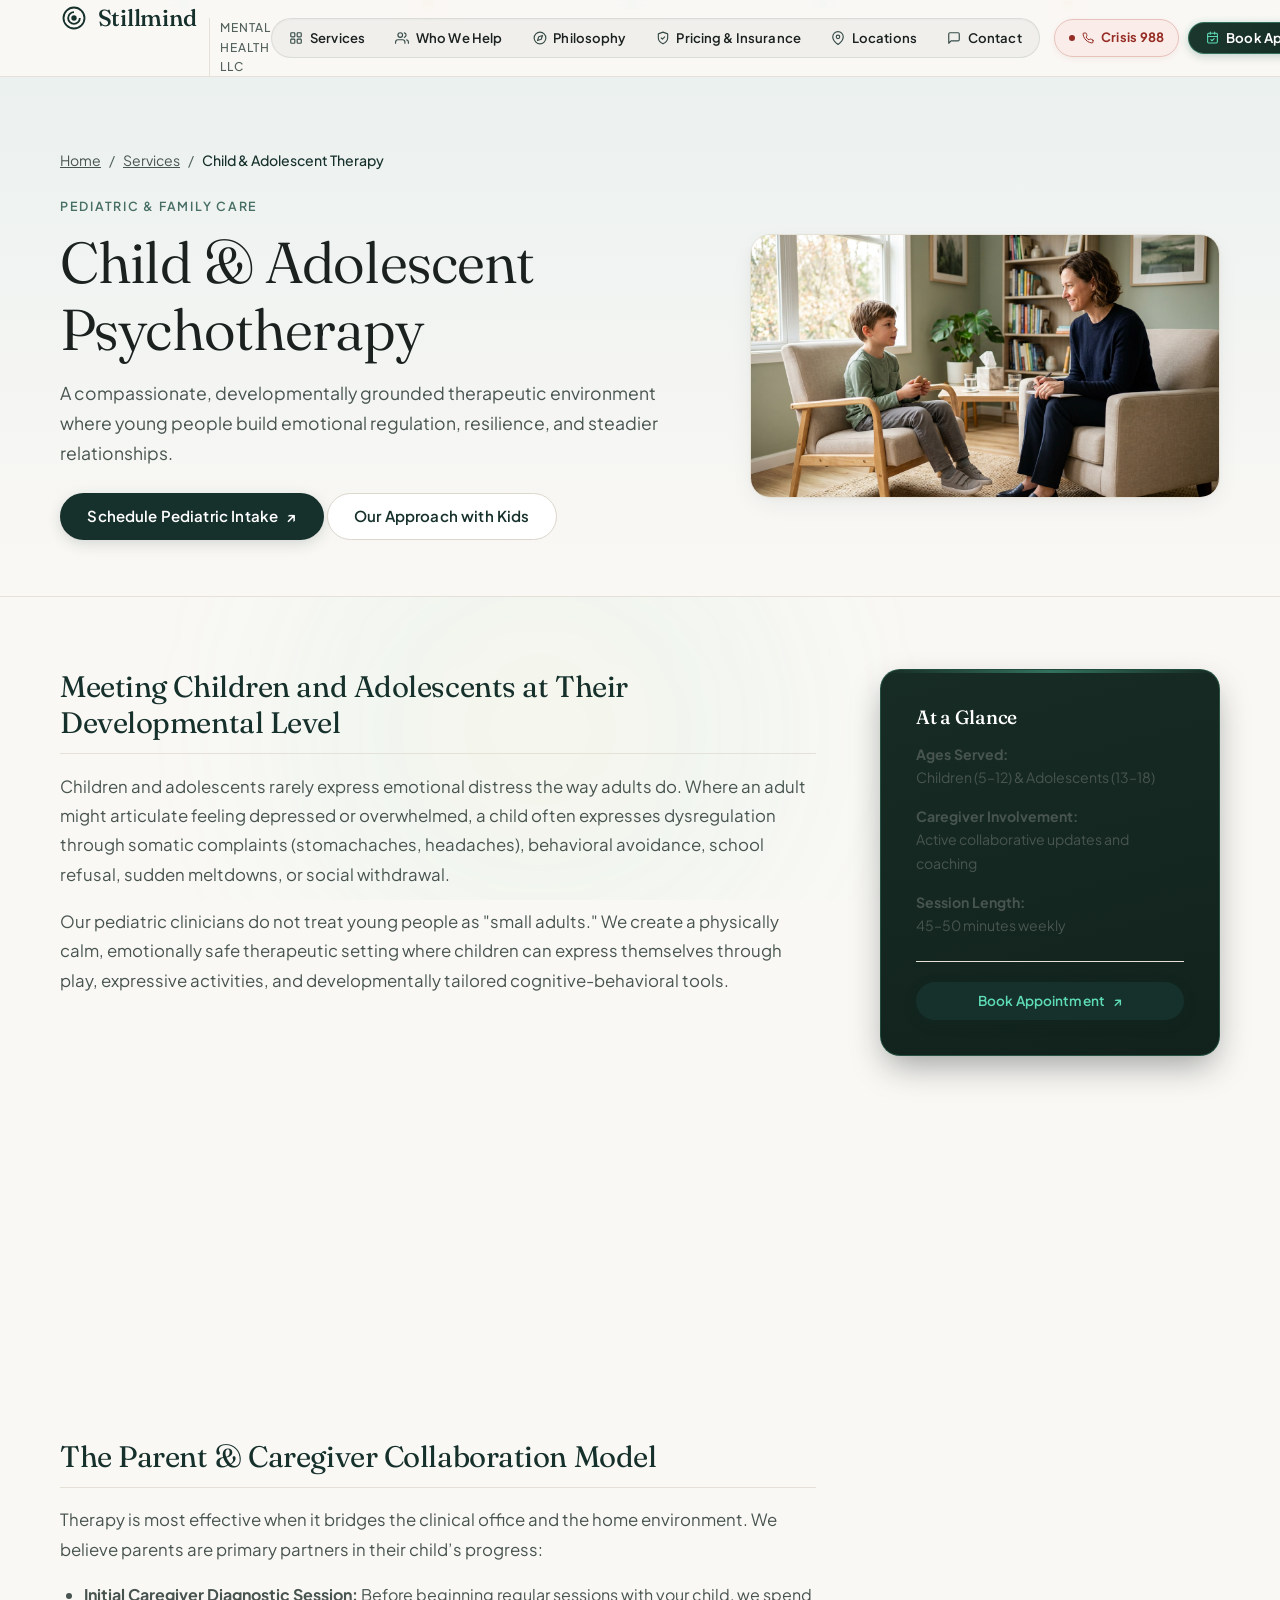
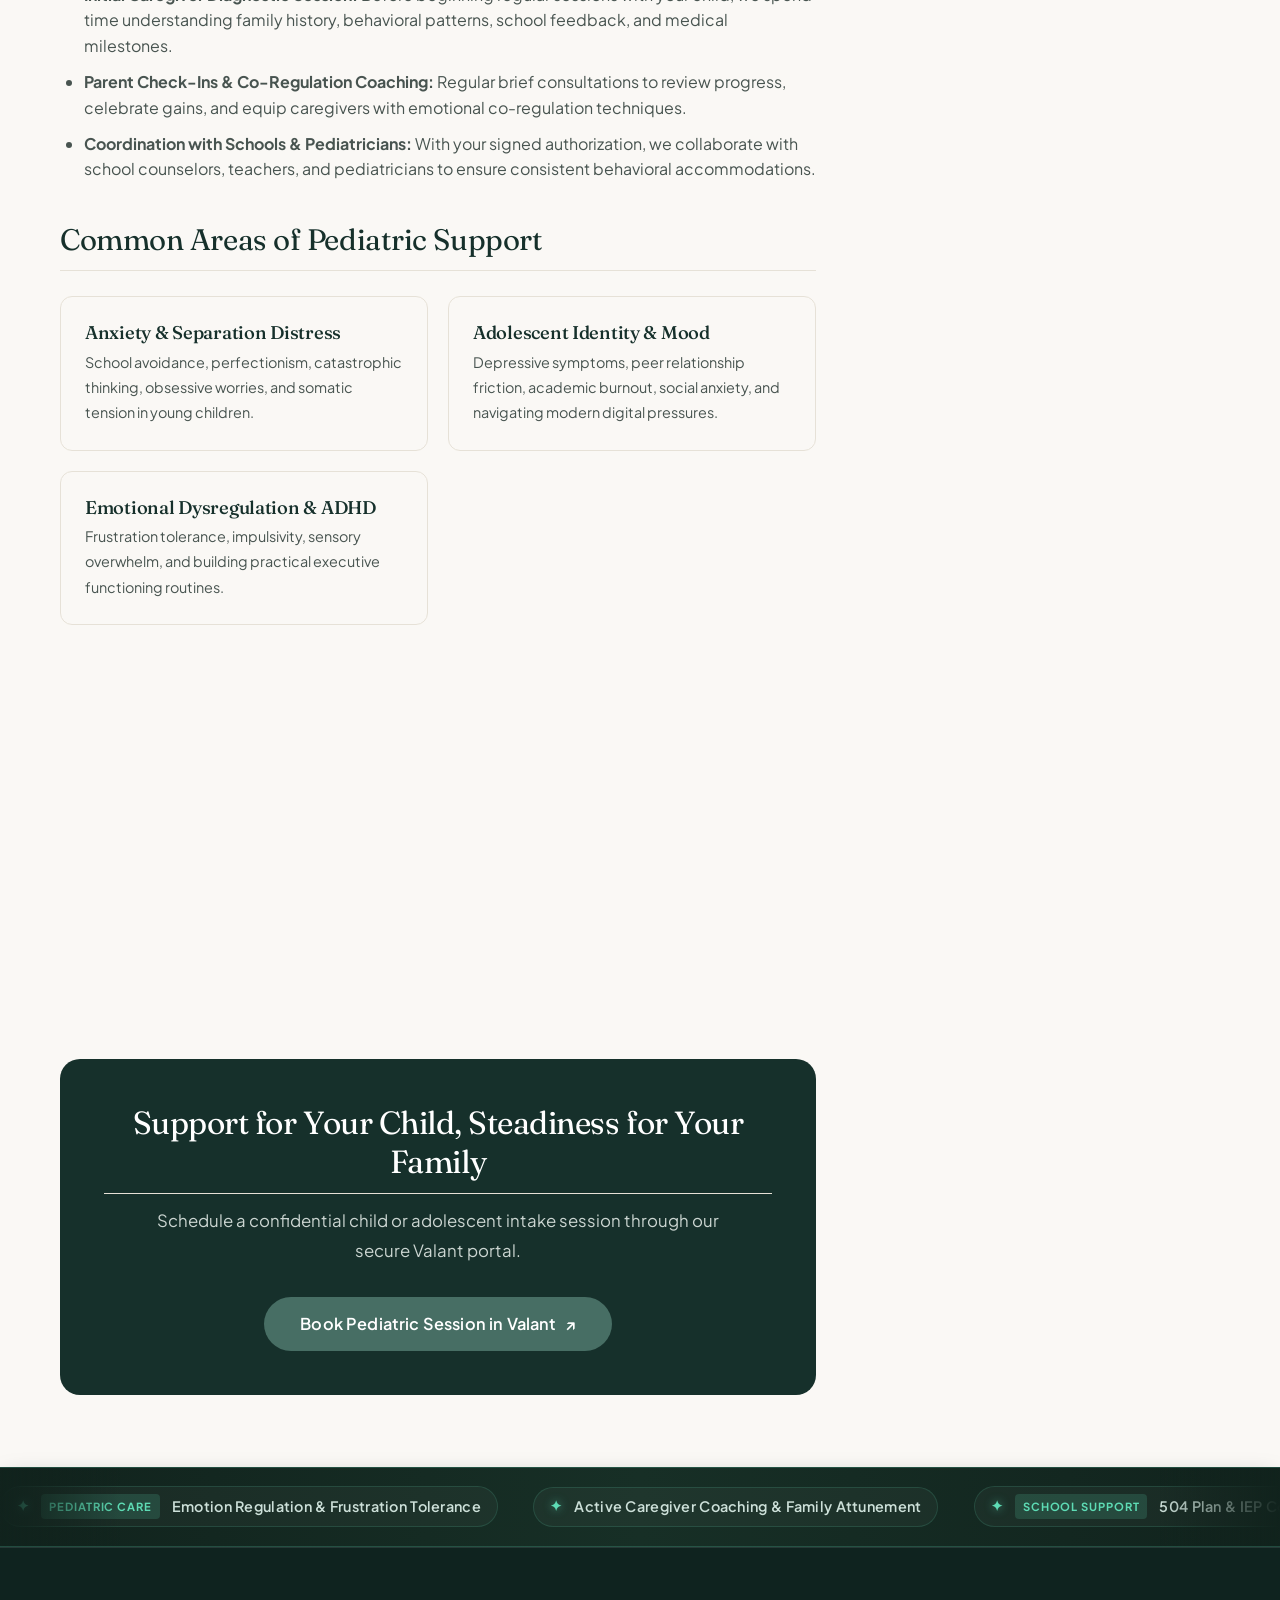
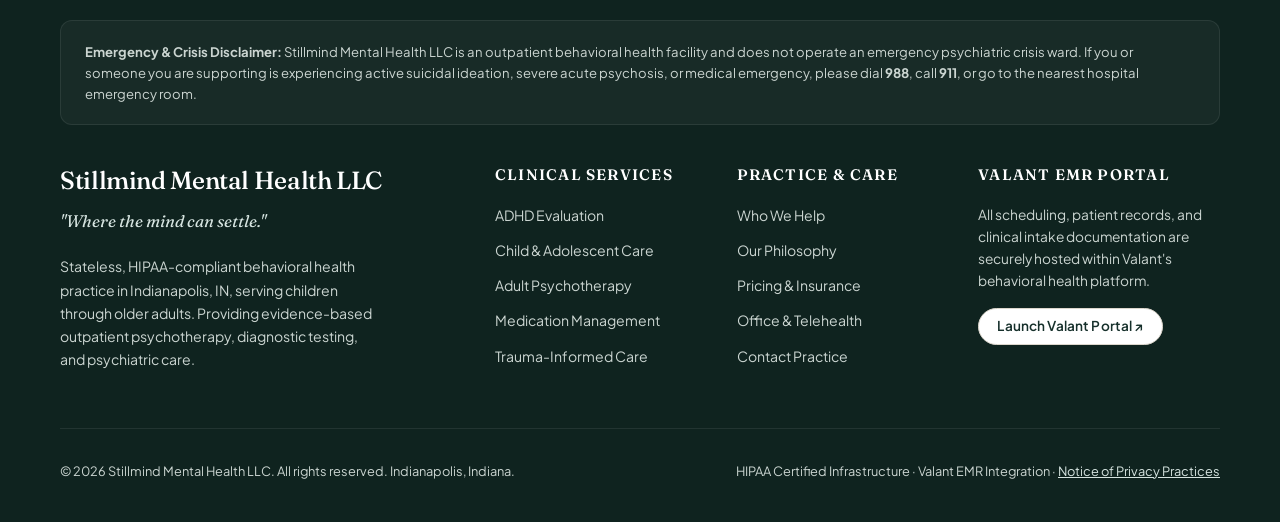
<file: services/child-adolescent-therapy.html>
<!DOCTYPE html>
<html lang="en">
<head>
  <meta charset="UTF-8">
  <meta name="viewport" content="width=device-width, initial-scale=1.0">
  <title>Child &amp; Adolescent Psychotherapy | Stillmind Mental Health LLC</title>
  <meta name="description" content="Compassionate, evidence-based psychotherapy for children and teenagers in Indianapolis and across Indiana. Dedicated caregiver collaboration.">
  <link rel="canonical" href="https://stillmindmentalhealth.com/services/child-adolescent-therapy.html">
  <link rel="icon" type="image/svg+xml" href="../assets/images/favicon.svg">

  <!-- Open Graph / Social -->
  <meta property="og:type" content="article">
  <meta property="og:url" content="https://stillmindmentalhealth.com/services/child-adolescent-therapy.html">
  <meta property="og:title" content="Child & Adolescent Psychotherapy | Stillmind Mental Health LLC">
  <meta property="og:description" content="Compassionate, evidence-based psychotherapy for children and teenagers in Indianapolis and across Indiana. Dedicated caregiver collaboration.">
  <meta property="og:image" content="https://stillmindmentalhealth.com/assets/images/child-consultation.jpg">
  <meta property="og:site_name" content="Stillmind Mental Health LLC">

  <!-- Twitter Card -->
  <meta name="twitter:card" content="summary_large_image">
  <meta name="twitter:title" content="Child & Adolescent Psychotherapy | Stillmind Mental Health">
  <meta name="twitter:description" content="Developmentally attuned behavioral care for youth and families in Indianapolis & Indiana.">
  <meta name="twitter:image" content="https://stillmindmentalhealth.com/assets/images/child-consultation.jpg">

  <!-- Schema.org JSON-LD -->
  <script type="application/ld+json">
  {
    "@context": "https://schema.org",
    "@type": "MedicalWebPage",
    "name": "Child & Adolescent Psychotherapy",
    "url": "https://stillmindmentalhealth.com/services/child-adolescent-therapy.html",
    "description": "Developmentally attuned behavioral healthcare and psychotherapy for children and teenagers with structured caregiver collaboration.",
    "about": {
      "@type": "MedicalTherapy",
      "name": "Child and Adolescent Psychotherapy",
      "therapyType": "Psychological"
    },
    "provider": {
      "@type": "MedicalClinic",
      "name": "Stillmind Mental Health LLC",
      "telephone": "+1-317-555-0182",
      "address": {
        "@type": "PostalAddress",
        "streetAddress": "8500 Keystone Crossing, Suite 420",
        "addressLocality": "Indianapolis",
        "addressRegion": "IN",
        "postalCode": "46240",
        "addressCountry": "US"
      }
    }
  }
  </script>

  <!-- Preconnect & Web Fonts for Zero-Waterfall Loading -->
  <link rel="preconnect" href="https://fonts.googleapis.com">
  <link rel="preconnect" href="https://fonts.gstatic.com" crossorigin>
  <link rel="stylesheet" href="https://fonts.googleapis.com/css2?family=Fraunces:ital,opsz,wght@0,9..144,300..700;1,9..144,300..600&family=Plus+Jakarta+Sans:wght@300;400;500;600;700&display=swap">

  <link rel="stylesheet" href="../assets/css/styles.css">
</head>
<body>

  <!-- Skip to Content Accessible Link -->
  <a href="#mainContent" class="skip-to-content">Skip to main content</a>

  <!-- Thematic Ambient Background Motion: Ascending Warm Fireflies & Growth Motes -->
  <div class="page-ambient-backdrop theme-child" aria-hidden="true">
    <div class="growth-glow"></div>
    <div class="firefly-container">
      <div class="firefly firefly-1"></div>
      <div class="firefly firefly-2"></div>
      <div class="firefly firefly-3"></div>
      <div class="firefly firefly-4"></div>
      <div class="firefly firefly-5"></div>
    </div>
  </div>

  <!-- Header -->
  <header class="site-header">
    <div class="container nav-container">
      <a href="../index.html" class="brand-lockup" aria-label="Stillmind Mental Health Home">
        <div class="brand-mark">
          <svg class="brand-symbol" viewBox="0 0 24 24" fill="none" stroke="currentColor" stroke-width="1.6" aria-hidden="true">
            <circle cx="12" cy="12" r="9"/>
            <path d="M12 7c-2.76 0-5 2.24-5 5s2.24 5 5 5 5-2.24 5-5"/>
            <circle cx="12" cy="12" r="1.5" fill="currentColor"/>
          </svg>
          <span class="brand-name">Stillmind</span>
        </div>
        <span class="brand-suffix">Mental Health LLC</span>
      </a>

      <!-- Desktop Navigation (Compact Linear Button Toolbar) -->
      <nav class="nav-desktop" aria-label="Primary Navigation">
        <ul class="nav-links">
          <li>
            <a href="../index.html#services" class="nav-link">
              <svg class="nav-btn-icon" width="14" height="14" viewBox="0 0 24 24" fill="none" stroke="currentColor" stroke-width="2" stroke-linecap="round" stroke-linejoin="round" aria-hidden="true"><rect x="3" y="3" width="7" height="7" rx="1.5"></rect><rect x="14" y="3" width="7" height="7" rx="1.5"></rect><rect x="14" y="14" width="7" height="7" rx="1.5"></rect><rect x="3" y="14" width="7" height="7" rx="1.5"></rect></svg>
              <span>Services</span>
            </a>
          </li>
          <li>
            <a href="../index.html#who-we-help" class="nav-link">
              <svg class="nav-btn-icon" width="14" height="14" viewBox="0 0 24 24" fill="none" stroke="currentColor" stroke-width="2" stroke-linecap="round" stroke-linejoin="round" aria-hidden="true"><path d="M17 21v-2a4 4 0 0 0-4-4H5a4 4 0 0 0-4 4v2"></path><circle cx="9" cy="7" r="4"></circle><path d="M23 21v-2a4 4 0 0 0-3-3.87"></path><path d="M16 3.13a4 4 0 0 1 0 7.75"></path></svg>
              <span>Who We Help</span>
            </a>
          </li>
          <li>
            <a href="../index.html#philosophy" class="nav-link">
              <svg class="nav-btn-icon" width="14" height="14" viewBox="0 0 24 24" fill="none" stroke="currentColor" stroke-width="2" stroke-linecap="round" stroke-linejoin="round" aria-hidden="true"><circle cx="12" cy="12" r="10"></circle><polygon points="16.24 7.76 14.12 14.12 7.76 16.24 9.88 9.88 16.24 7.76"></polygon></svg>
              <span>Philosophy</span>
            </a>
          </li>
          <li>
            <a href="../index.html#pricing" class="nav-link">
              <svg class="nav-btn-icon" width="14" height="14" viewBox="0 0 24 24" fill="none" stroke="currentColor" stroke-width="2" stroke-linecap="round" stroke-linejoin="round" aria-hidden="true"><path d="M12 22s8-4 8-10V5l-8-3-8 3v7c0 6 8 10 8 10z"></path><path d="m9 12 2 2 4-4"></path></svg>
              <span>Pricing &amp; Insurance</span>
            </a>
          </li>
          <li>
            <a href="../index.html#locations" class="nav-link">
              <svg class="nav-btn-icon" width="14" height="14" viewBox="0 0 24 24" fill="none" stroke="currentColor" stroke-width="2" stroke-linecap="round" stroke-linejoin="round" aria-hidden="true"><path d="M21 10c0 7-9 13-9 13s-9-6-9-13a9 9 0 0 1 18 0z"></path><circle cx="12" cy="10" r="3"></circle></svg>
              <span>Locations</span>
            </a>
          </li>
          <li>
            <a href="../index.html#contact" class="nav-link">
              <svg class="nav-btn-icon" width="14" height="14" viewBox="0 0 24 24" fill="none" stroke="currentColor" stroke-width="2" stroke-linecap="round" stroke-linejoin="round" aria-hidden="true"><path d="M21 15a2 2 0 0 1-2 2H7l-4 4V5a2 2 0 0 1 2-2h14a2 2 0 0 1 2 2z"></path></svg>
              <span>Contact</span>
            </a>
          </li>
        </ul>
        <div class="nav-actions">
          <a href="tel:988" class="crisis-nav-pill" title="988 Suicide &amp; Crisis Lifeline (24/7)">
            <span class="crisis-nav-dot"></span>
            <svg class="nav-btn-icon" width="12" height="12" viewBox="0 0 24 24" fill="none" stroke="currentColor" stroke-width="2" stroke-linecap="round" stroke-linejoin="round" aria-hidden="true"><path d="M22 16.92v3a2 2 0 0 1-2.18 2 19.79 19.79 0 0 1-8.63-3.07 19.5 19.5 0 0 1-6-6 19.79 19.79 0 0 1-3.07-8.67A2 2 0 0 1 4.11 2h3a2 2 0 0 1 2 1.72 12.84 12.84 0 0 0 .7 2.81 2 2 0 0 1-.45 2.11L8.09 9.91a16 16 0 0 0 6 6l1.27-1.27a2 2 0 0 1 2.11-.45 12.84 12.84 0 0 0 2.81.7A2 2 0 0 1 22 16.92z"></path></svg>
            <span>Crisis 988</span>
          </a>
          <a href="../valant-portal-preview.html?service=child-therapy" target="_blank" rel="noopener noreferrer" class="btn btn-primary btn-sm" data-valant-booking data-valant-service="child-therapy" aria-label="Book Appointment in Valant Portal (opens in new tab)">
            <svg class="nav-btn-icon" width="13" height="13" viewBox="0 0 24 24" fill="none" stroke="currentColor" stroke-width="2" stroke-linecap="round" stroke-linejoin="round" aria-hidden="true"><rect x="3" y="4" width="18" height="18" rx="2" ry="2"></rect><line x1="16" y1="2" x2="16" y2="6"></line><line x1="8" y1="2" x2="8" y2="6"></line><line x1="3" y1="10" x2="21" y2="10"></line><path d="m9 16 2 2 4-4"></path></svg>
            <span>Book Appointment</span>
            <span class="btn-external-icon" aria-hidden="true">↗</span>
          </a>
        </div>
      </nav>

      <!-- Mobile Hamburger Toggle -->
      <button type="button" class="menu-toggle-btn" id="menuToggle" aria-label="Open navigation menu" aria-expanded="false" aria-controls="mobileMenu">
        <svg width="24" height="24" viewBox="0 0 24 24" fill="none" stroke="currentColor" stroke-width="2">
          <line x1="3" y1="6" x2="21" y2="6"/>
          <line x1="3" y1="12" x2="21" y2="12"/>
          <line x1="3" y1="18" x2="21" y2="18"/>
        </svg>
      </button>
    </div>

    <!-- Mobile Navigation Drawer -->
    <div class="mobile-menu" id="mobileMenu" aria-hidden="true">
      <ul class="mobile-nav-links">
        <li>
          <a href="../index.html#services" class="mobile-nav-link">
            <svg class="nav-btn-icon" width="16" height="16" viewBox="0 0 24 24" fill="none" stroke="currentColor" stroke-width="2" stroke-linecap="round" stroke-linejoin="round" aria-hidden="true"><rect x="3" y="3" width="7" height="7" rx="1.5"></rect><rect x="14" y="3" width="7" height="7" rx="1.5"></rect><rect x="14" y="14" width="7" height="7" rx="1.5"></rect><rect x="3" y="14" width="7" height="7" rx="1.5"></rect></svg>
            <span>Services</span>
          </a>
        </li>
        <li>
          <a href="../index.html#who-we-help" class="mobile-nav-link">
            <svg class="nav-btn-icon" width="16" height="16" viewBox="0 0 24 24" fill="none" stroke="currentColor" stroke-width="2" stroke-linecap="round" stroke-linejoin="round" aria-hidden="true"><path d="M17 21v-2a4 4 0 0 0-4-4H5a4 4 0 0 0-4 4v2"></path><circle cx="9" cy="7" r="4"></circle><path d="M23 21v-2a4 4 0 0 0-3-3.87"></path><path d="M16 3.13a4 4 0 0 1 0 7.75"></path></svg>
            <span>Who We Help</span>
          </a>
        </li>
        <li>
          <a href="../index.html#philosophy" class="mobile-nav-link">
            <svg class="nav-btn-icon" width="16" height="16" viewBox="0 0 24 24" fill="none" stroke="currentColor" stroke-width="2" stroke-linecap="round" stroke-linejoin="round" aria-hidden="true"><circle cx="12" cy="12" r="10"></circle><polygon points="16.24 7.76 14.12 14.12 7.76 16.24 9.88 9.88 16.24 7.76"></polygon></svg>
            <span>Philosophy</span>
          </a>
        </li>
        <li>
          <a href="../index.html#pricing" class="mobile-nav-link">
            <svg class="nav-btn-icon" width="16" height="16" viewBox="0 0 24 24" fill="none" stroke="currentColor" stroke-width="2" stroke-linecap="round" stroke-linejoin="round" aria-hidden="true"><path d="M12 22s8-4 8-10V5l-8-3-8 3v7c0 6 8 10 8 10z"></path><path d="m9 12 2 2 4-4"></path></svg>
            <span>Pricing &amp; Insurance</span>
          </a>
        </li>
        <li>
          <a href="../index.html#locations" class="mobile-nav-link">
            <svg class="nav-btn-icon" width="16" height="16" viewBox="0 0 24 24" fill="none" stroke="currentColor" stroke-width="2" stroke-linecap="round" stroke-linejoin="round" aria-hidden="true"><path d="M21 10c0 7-9 13-9 13s-9-6-9-13a9 9 0 0 1 18 0z"></path><circle cx="12" cy="10" r="3"></circle></svg>
            <span>Locations</span>
          </a>
        </li>
        <li>
          <a href="../index.html#contact" class="mobile-nav-link">
            <svg class="nav-btn-icon" width="16" height="16" viewBox="0 0 24 24" fill="none" stroke="currentColor" stroke-width="2" stroke-linecap="round" stroke-linejoin="round" aria-hidden="true"><path d="M21 15a2 2 0 0 1-2 2H7l-4 4V5a2 2 0 0 1 2-2h14a2 2 0 0 1 2 2z"></path></svg>
            <span>Contact</span>
          </a>
        </li>
      </ul>
      <div class="mobile-nav-actions">
        <a href="tel:988" class="crisis-nav-pill" title="988 Suicide &amp; Crisis Lifeline (24/7)">
          <span class="crisis-nav-dot"></span>
          <svg class="nav-btn-icon" width="12" height="12" viewBox="0 0 24 24" fill="none" stroke="currentColor" stroke-width="2" stroke-linecap="round" stroke-linejoin="round" aria-hidden="true"><path d="M22 16.92v3a2 2 0 0 1-2.18 2 19.79 19.79 0 0 1-8.63-3.07 19.5 19.5 0 0 1-6-6 19.79 19.79 0 0 1-3.07-8.67A2 2 0 0 1 4.11 2h3a2 2 0 0 1 2 1.72 12.84 12.84 0 0 0 .7 2.81 2 2 0 0 1-.45 2.11L8.09 9.91a16 16 0 0 0 6 6l1.27-1.27a2 2 0 0 1 2.11-.45 12.84 12.84 0 0 0 2.81.7A2 2 0 0 1 22 16.92z"></path></svg>
          <span>Crisis 988</span>
        </a>
        <a href="../valant-portal-preview.html?service=child-therapy" target="_blank" rel="noopener noreferrer" class="btn btn-primary" data-valant-booking data-valant-service="child-therapy">
          <svg class="nav-btn-icon" width="13" height="13" viewBox="0 0 24 24" fill="none" stroke="currentColor" stroke-width="2" stroke-linecap="round" stroke-linejoin="round" aria-hidden="true"><rect x="3" y="4" width="18" height="18" rx="2" ry="2"></rect><line x1="16" y1="2" x2="16" y2="6"></line><line x1="8" y1="2" x2="8" y2="6"></line><line x1="3" y1="10" x2="21" y2="10"></line><path d="m9 16 2 2 4-4"></path></svg>
          <span>Book Appointment</span>
          <span class="btn-external-icon" aria-hidden="true">↗</span>
        </a>
      </div>
    </div>
  </header>

  <main id="mainContent">

    <!-- Service Mini-Page Hero -->
    <section class="service-page-hero">
      <div class="container">
        <nav aria-label="Breadcrumb" class="service-breadcrumb">
          <ol style="display: flex; gap: 0.5rem; list-style: none; padding: 0; margin: 0; align-items: center; font-size: 0.88rem;">
            <li><a href="../index.html" style="color: var(--color-text-secondary); text-decoration: underline;">Home</a></li>
            <li aria-hidden="true" style="color: var(--color-stone-dark);">/</li>
            <li><a href="../index.html#services" style="color: var(--color-text-secondary); text-decoration: underline;">Services</a></li>
            <li aria-hidden="true" style="color: var(--color-stone-dark);">/</li>
            <li aria-current="page"><span style="color: var(--color-forest-deep); font-weight: 500;">Child &amp; Adolescent Therapy</span></li>
          </ol>
        </nav>

        <div class="service-hero-layout">
          <div>
            <span class="eyebrow">Pediatric &amp; Family Care</span>
            <h1>Child &amp; Adolescent Psychotherapy</h1>
            <p class="lead" style="margin-top: 1rem;">
              A compassionate, developmentally grounded therapeutic environment where young people build emotional regulation, resilience, and steadier relationships.
            </p>
            <div class="hero-actions" style="margin-top: 1.5rem;">
              <a href="../valant-portal-preview.html?service=child-therapy" target="_blank" rel="noopener noreferrer" class="btn btn-primary" data-valant-booking data-valant-service="child-therapy">
                <span>Schedule Pediatric Intake</span>
                <span class="btn-external-icon">↗</span>
              </a>
              <a href="#pediatric-approach" class="btn btn-secondary">Our Approach with Kids</a>
            </div>
          </div>

          <div class="service-hero-media">
            <img src="../assets/images/child-consultation.jpg" alt="Attentive clinician consulting warmly with child in daylight office" width="600" height="380">
          </div>
        </div>
      </div>
    </section>

    <!-- Main Explainer Content -->
    <div class="container">
      <div class="service-content-layout">

        <article class="service-article">
          
          <section id="pediatric-approach">
            <h2>Meeting Children and Adolescents at Their Developmental Level</h2>
            <p>
              Children and adolescents rarely express emotional distress the way adults do. Where an adult might articulate feeling depressed or overwhelmed, a child often expresses dysregulation through somatic complaints (stomachaches, headaches), behavioral avoidance, school refusal, sudden meltdowns, or social withdrawal.
            </p>
            <p>
              Our pediatric clinicians do not treat young people as "small adults." We create a physically calm, emotionally safe therapeutic setting where children can express themselves through play, expressive activities, and developmentally tailored cognitive-behavioral tools.
            </p>
          </section>

          <!-- CTA Inline Contextual: Parent Consultation -->
          <div class="cta-banner-inline">
            <span class="eyebrow">Parent Partnership</span>
            <h3>Are you noticing persistent shifts in your child's mood or behavior?</h3>
            <p>
              You do not have to navigate childhood anxiety or behavioral changes in isolation. Our intake team can schedule an initial parent consultation to discuss whether psychotherapy is indicated.
            </p>
            <div>
              <a href="../valant-portal-preview.html?service=child-therapy" target="_blank" rel="noopener noreferrer" class="btn btn-primary btn-sm" data-valant-booking data-valant-service="child-therapy">
                <span>Book Child Intake Session</span>
                <span class="btn-external-icon">↗</span>
              </a>
              <a href="../index.html#contact" class="btn btn-secondary btn-sm" style="margin-left: 0.5rem;">Ask a Clinical Question</a>
            </div>
          </div>

          <section>
            <h2>The Parent &amp; Caregiver Collaboration Model</h2>
            <p>
              Therapy is most effective when it bridges the clinical office and the home environment. We believe parents are primary partners in their child’s progress:
            </p>
            <ul>
              <li><strong>Initial Caregiver Diagnostic Session:</strong> Before beginning regular sessions with your child, we spend time understanding family history, behavioral patterns, school feedback, and medical milestones.</li>
              <li><strong>Parent Check-Ins &amp; Co-Regulation Coaching:</strong> Regular brief consultations to review progress, celebrate gains, and equip caregivers with emotional co-regulation techniques.</li>
              <li><strong>Coordination with Schools &amp; Pediatricians:</strong> With your signed authorization, we collaborate with school counselors, teachers, and pediatricians to ensure consistent behavioral accommodations.</li>
            </ul>
          </section>

          <section>
            <h2>Common Areas of Pediatric Support</h2>
            <div style="display: grid; grid-template-columns: repeat(auto-fit, minmax(260px, 1fr)); gap: 1.25rem; margin-top: 0.5rem;">
              <div style="background: var(--color-bg-warm); border: 1px solid var(--color-stone); padding: 1.5rem; border-radius: var(--radius-md);">
                <h3 style="color: var(--color-forest-deep); margin-bottom: 0.35rem; font-size: 1.15rem;">Anxiety &amp; Separation Distress</h3>
                <p style="font-size: 0.9rem; color: var(--color-text-secondary);">
                  School avoidance, perfectionism, catastrophic thinking, obsessive worries, and somatic tension in young children.
                </p>
              </div>
              <div style="background: var(--color-bg-warm); border: 1px solid var(--color-stone); padding: 1.5rem; border-radius: var(--radius-md);">
                <h3 style="color: var(--color-forest-deep); margin-bottom: 0.35rem; font-size: 1.15rem;">Adolescent Identity &amp; Mood</h3>
                <p style="font-size: 0.9rem; color: var(--color-text-secondary);">
                  Depressive symptoms, peer relationship friction, academic burnout, social anxiety, and navigating modern digital pressures.
                </p>
              </div>
              <div style="background: var(--color-bg-warm); border: 1px solid var(--color-stone); padding: 1.5rem; border-radius: var(--radius-md);">
                <h3 style="color: var(--color-forest-deep); margin-bottom: 0.35rem; font-size: 1.15rem;">Emotional Dysregulation &amp; ADHD</h3>
                <p style="font-size: 0.9rem; color: var(--color-text-secondary);">
                  Frustration tolerance, impulsivity, sensory overwhelm, and building practical executive functioning routines.
                </p>
              </div>
            </div>
          </section>

          <!-- CTA Inline Contextual: In-Person vs Telehealth -->
          <div class="cta-banner-inline alt">
            <span class="eyebrow">Care Formats</span>
            <h3>Flexible Options for Busy Families</h3>
            <p>
              We offer calm in-person sessions at our Indianapolis office (designed with child-friendly seating and natural light) as well as secure telehealth for adolescents throughout Indiana.
            </p>
            <div>
              <a href="../index.html#locations" class="btn btn-secondary btn-sm">Explore Our Location</a>
            </div>
          </div>

          <!-- CTA Bottom Final Conversion -->
          <div style="background-color: var(--color-forest-deep); color: #FFFFFF; border-radius: var(--radius-lg); padding: 2.75rem; text-align: center; margin-top: 1rem;">
            <h2 style="color: #FFFFFF; font-size: 2rem; margin-bottom: 0.75rem;">Support for Your Child, Steadiness for Your Family</h2>
            <p style="color: var(--color-text-on-dark-muted); max-width: 580px; margin: 0 auto 2rem; font-size: 1.05rem;">
              Schedule a confidential child or adolescent intake session through our secure Valant portal.
            </p>
            <a href="../valant-portal-preview.html?service=child-therapy" target="_blank" rel="noopener noreferrer" class="btn btn-sage btn-lg" data-valant-booking data-valant-service="child-therapy">
              <span>Book Pediatric Session in Valant</span>
              <span class="btn-external-icon">↗</span>
            </a>
          </div>

        </article>

        <!-- Sticky Sidebar -->
        <aside class="service-sidebar">
          <div class="sidebar-box">
            <h3>At a Glance</h3>
            <div style="display: flex; flex-direction: column; gap: 1rem; font-size: 0.88rem; color: var(--color-text-secondary);">
              <div>
                <strong>Ages Served:</strong><br>
                Children (5–12) &amp; Adolescents (13–18)
              </div>
              <div>
                <strong>Caregiver Involvement:</strong><br>
                Active collaborative updates and coaching
              </div>
              <div>
                <strong>Session Length:</strong><br>
                45–50 minutes weekly
              </div>
            </div>
            <div style="margin-top: 1.5rem; padding-top: 1.25rem; border-top: 1px solid var(--color-stone);">
              <a href="../valant-portal-preview.html?service=child-therapy" target="_blank" rel="noopener noreferrer" class="btn btn-primary btn-sm" style="width: 100%;" data-valant-booking data-valant-service="child-therapy">
                <span>Book Appointment</span>
                <span class="btn-external-icon">↗</span>
              </a>
            </div>
          </div>

          <div class="sidebar-box">
            <h3>Related Services</h3>
            <ul style="display: flex; flex-direction: column; gap: 0.75rem; font-size: 0.9rem;">
              <li><a href="adhd-evaluation.html" style="color: var(--color-forest-deep); text-decoration: underline;">ADHD Comprehensive Evaluation →</a></li>
              <li><a href="adult-psychotherapy.html" style="color: var(--color-forest-deep); text-decoration: underline;">Adult Psychotherapy →</a></li>
              <li><a href="medication-management.html" style="color: var(--color-forest-deep); text-decoration: underline;">Medication Management →</a></li>
            </ul>
          </div>
        </aside>

      </div>
    </div>

    <!-- Infinity Scroll Ticker: Pediatric Clinical Modalities & Caregiver Partnership -->
    <div class="infinity-scroll-banner" aria-label="Pediatric Standards and Modalities">
      <div class="infinity-scroll-track">
        <div class="infinity-scroll-content">
          <div class="infinity-item"><span class="infinity-dot">✦</span> <span class="infinity-tag">Pediatric Care</span> Emotion Regulation &amp; Frustration Tolerance</div>
          <div class="infinity-item"><span class="infinity-dot">✦</span> Active Caregiver Coaching &amp; Family Attunement</div>
          <div class="infinity-item"><span class="infinity-dot">✦</span> <span class="infinity-tag">School Support</span> 504 Plan &amp; IEP Coordination</div>
          <div class="infinity-item"><span class="infinity-dot">✦</span> Play &amp; Expressive Modalities for Young Children (Ages 6-11)</div>
          <div class="infinity-item"><span class="infinity-dot">✦</span> Adolescent Identity, Social Anxiety &amp; Mood Support</div>
          <div class="infinity-item"><span class="infinity-dot">✦</span> Valant EHR Protected Client Portal &amp; Telehealth</div>
        </div>
        <div class="infinity-scroll-content" aria-hidden="true">
          <div class="infinity-item"><span class="infinity-dot">✦</span> <span class="infinity-tag">Pediatric Care</span> Emotion Regulation &amp; Frustration Tolerance</div>
          <div class="infinity-item"><span class="infinity-dot">✦</span> Active Caregiver Coaching &amp; Family Attunement</div>
          <div class="infinity-item"><span class="infinity-dot">✦</span> <span class="infinity-tag">School Support</span> 504 Plan &amp; IEP Coordination</div>
          <div class="infinity-item"><span class="infinity-dot">✦</span> Play &amp; Expressive Modalities for Young Children (Ages 6-11)</div>
          <div class="infinity-item"><span class="infinity-dot">✦</span> Adolescent Identity, Social Anxiety &amp; Mood Support</div>
          <div class="infinity-item"><span class="infinity-dot">✦</span> Valant EHR Protected Client Portal &amp; Telehealth</div>
        </div>
      </div>
    </div>

  </main>

  <!-- Footer -->
  <footer class="site-footer">
    <div class="container">
      
      <!-- Emergency Crisis Notice -->
      <div class="footer-emergency-statement">
        <strong>Emergency &amp; Crisis Disclaimer:</strong> Stillmind Mental Health LLC is an outpatient behavioral health facility and does not operate an emergency psychiatric crisis ward. If you or someone you are supporting is experiencing active suicidal ideation, severe acute psychosis, or medical emergency, please dial <strong>988</strong>, call <strong>911</strong>, or go to the nearest hospital emergency room.
      </div>

      <div class="footer-grid">
        <div class="footer-brand">
          <h3>Stillmind Mental Health LLC</h3>
          <p class="footer-tagline">"Where the mind can settle."</p>
          <p class="footer-desc">
            Stateless, HIPAA-compliant behavioral health practice in Indianapolis, IN, serving children through older adults. Providing evidence-based outpatient psychotherapy, diagnostic testing, and psychiatric care.
          </p>
        </div>

        <div class="footer-col">
          <h4>Clinical Services</h4>
          <div class="footer-links">
            <a href="adhd-evaluation.html">ADHD Evaluation</a>
            <a href="child-adolescent-therapy.html">Child &amp; Adolescent Care</a>
            <a href="adult-psychotherapy.html">Adult Psychotherapy</a>
            <a href="medication-management.html">Medication Management</a>
            <a href="../index.html#services">Trauma-Informed Care</a>
          </div>
        </div>

        <div class="footer-col">
          <h4>Practice &amp; Care</h4>
          <div class="footer-links">
            <a href="../index.html#who-we-help">Who We Help</a>
            <a href="../index.html#philosophy">Our Philosophy</a>
            <a href="../index.html#pricing">Pricing &amp; Insurance</a>
            <a href="../index.html#locations">Office &amp; Telehealth</a>
            <a href="../index.html#contact">Contact Practice</a>
          </div>
        </div>

        <div class="footer-col">
          <h4>Valant EMR Portal</h4>
          <p style="font-size: 0.86rem; color: var(--color-text-on-dark-muted); line-height: 1.6; margin-bottom: 1rem;">
            All scheduling, patient records, and clinical intake documentation are securely hosted within Valant's behavioral health platform.
          </p>
          <a href="../valant-portal-preview.html" target="_blank" rel="noopener noreferrer" class="btn btn-secondary btn-sm" data-valant-booking>
            <span>Launch Valant Portal ↗</span>
          </a>
        </div>
      </div>

      <div class="footer-bottom">
        <div>
          &copy; 2026 Stillmind Mental Health LLC. All rights reserved. Indianapolis, Indiana.
        </div>
        <div>
          <span>HIPAA Certified Infrastructure</span> · <span>Valant EMR Integration</span> · <a href="../index.html#introduction" style="color: var(--color-sage-tint); text-decoration: underline;">Notice of Privacy Practices</a>
        </div>
      </div>
    </div>
  </footer>

  <!-- Scripts -->
  <script defer src="../assets/js/valant-client.js"></script>
  <script defer src="../assets/js/main.js"></script>
</body>
</html>
</file>
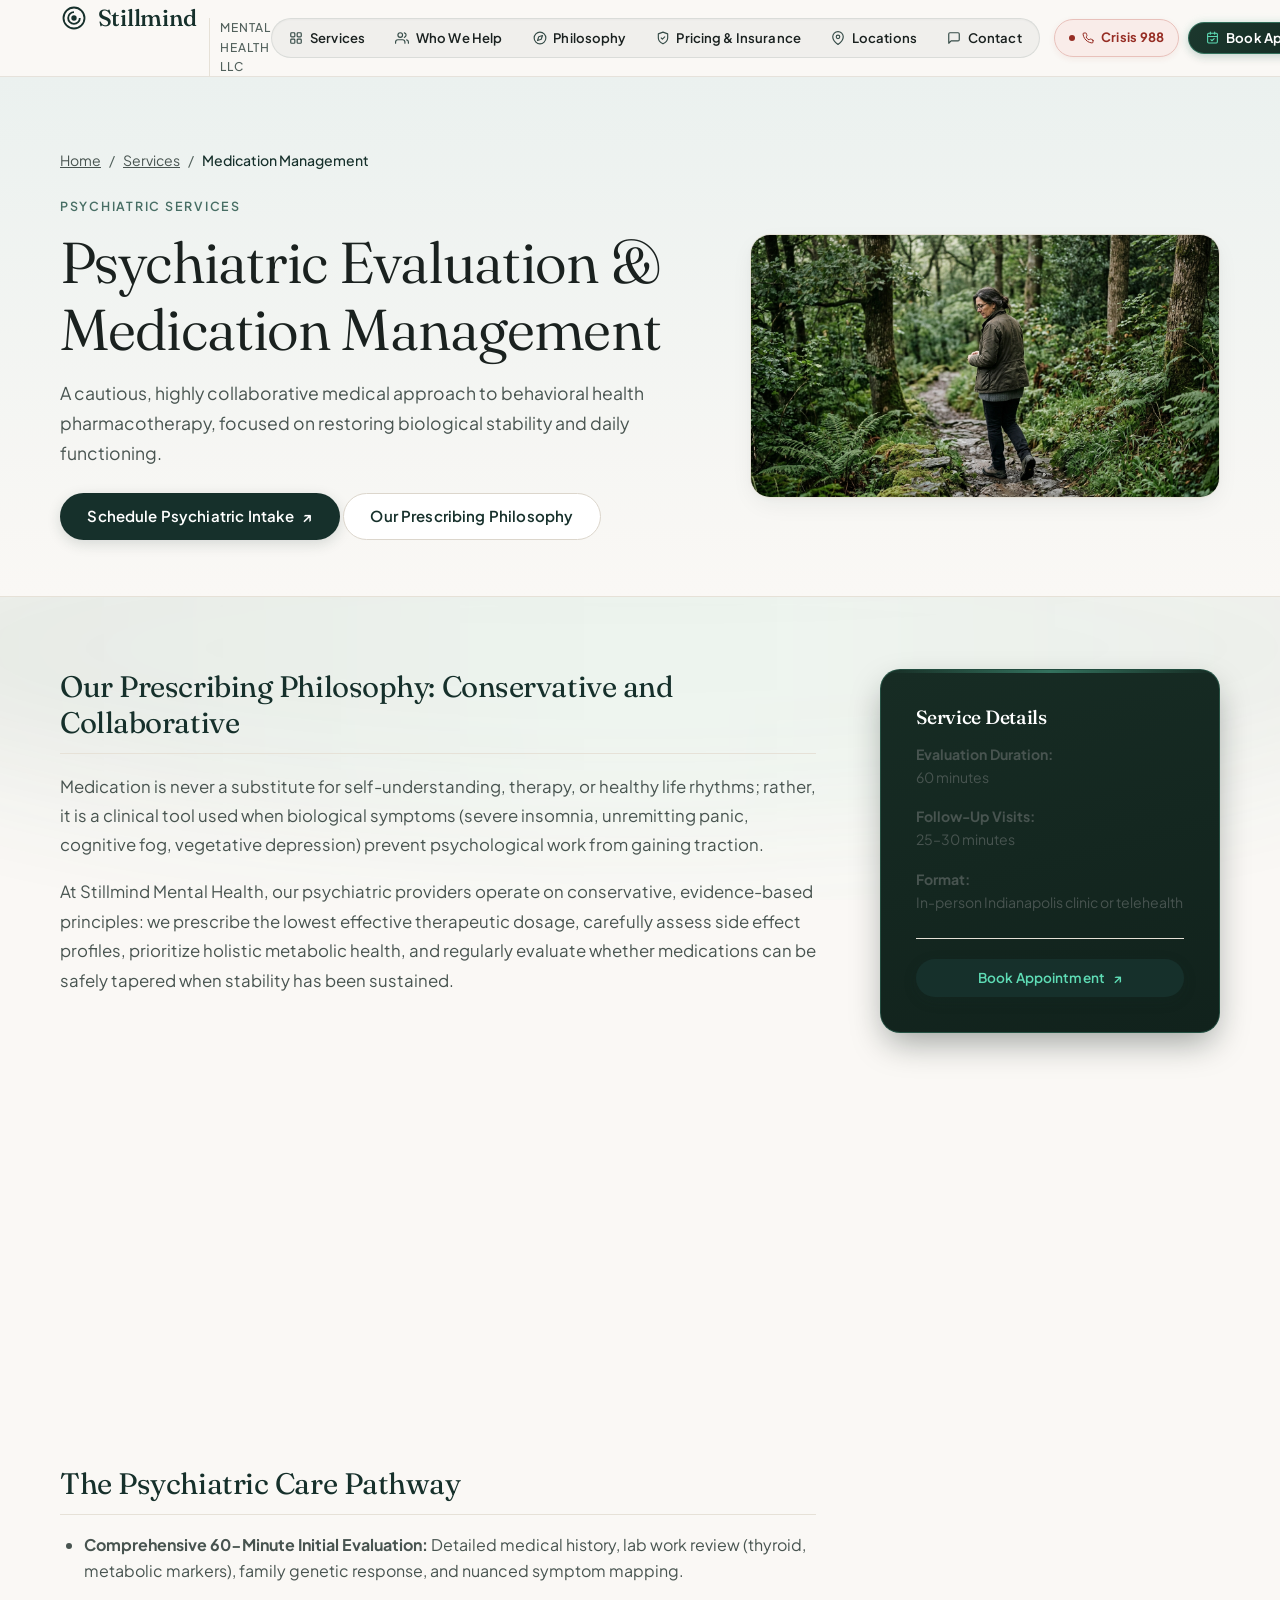
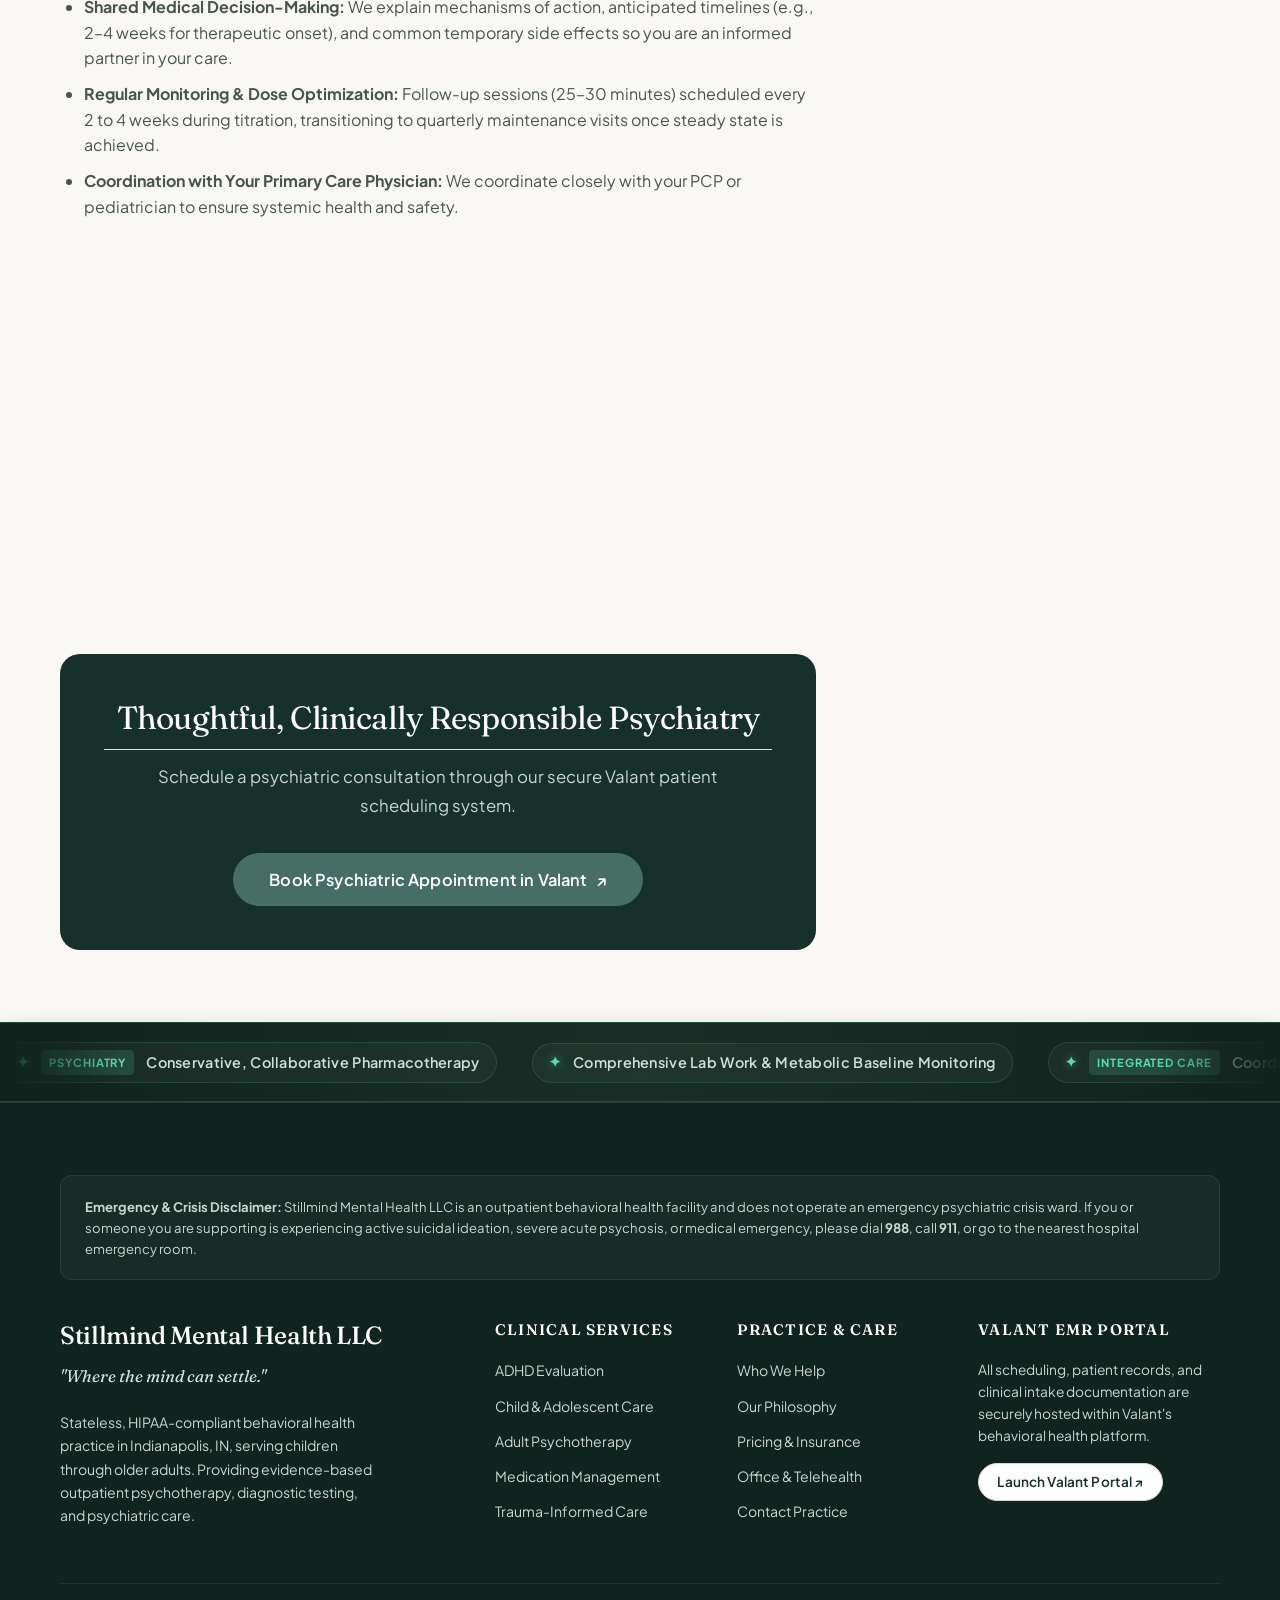
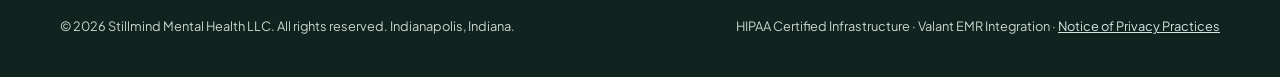
<file: services/medication-management.html>
<!DOCTYPE html>
<html lang="en">
<head>
  <meta charset="UTF-8">
  <meta name="viewport" content="width=device-width, initial-scale=1.0">
  <title>Psychiatric Evaluation &amp; Medication Management | Stillmind Mental Health LLC</title>
  <meta name="description" content="Conservative, collaborative psychiatric assessment and medication management in Indianapolis and across Indiana. Grounded pharmacotherapy integrated with psychotherapy.">
  <link rel="canonical" href="https://stillmindmentalhealth.com/services/medication-management.html">
  <link rel="icon" type="image/svg+xml" href="../assets/images/favicon.svg">

  <!-- Open Graph / Social -->
  <meta property="og:type" content="article">
  <meta property="og:url" content="https://stillmindmentalhealth.com/services/medication-management.html">
  <meta property="og:title" content="Psychiatric Evaluation & Medication Management | Stillmind Mental Health LLC">
  <meta property="og:description" content="Conservative, collaborative psychiatric assessment and medication management in Indianapolis and across Indiana.">
  <meta property="og:image" content="https://stillmindmentalhealth.com/assets/images/everyday-life-nature.jpg">
  <meta property="og:site_name" content="Stillmind Mental Health LLC">

  <!-- Twitter Card -->
  <meta name="twitter:card" content="summary_large_image">
  <meta name="twitter:title" content="Psychiatric Evaluation & Medication Management | Stillmind">
  <meta name="twitter:description" content="Conservative, collaborative psychiatric assessment and medication management in Indianapolis & statewide.">
  <meta name="twitter:image" content="https://stillmindmentalhealth.com/assets/images/everyday-life-nature.jpg">

  <!-- Schema.org JSON-LD -->
  <script type="application/ld+json">
  {
    "@context": "https://schema.org",
    "@type": "MedicalWebPage",
    "name": "Psychiatric Evaluation & Medication Management",
    "url": "https://stillmindmentalhealth.com/services/medication-management.html",
    "description": "Collaborative psychiatric evaluation and outpatient medication management integrated with psychotherapy.",
    "about": {
      "@type": "MedicalTherapy",
      "name": "Psychiatric Medication Management",
      "therapyType": "Pharmacotherapy"
    },
    "provider": {
      "@type": "MedicalClinic",
      "name": "Stillmind Mental Health LLC",
      "telephone": "+1-317-555-0182",
      "address": {
        "@type": "PostalAddress",
        "streetAddress": "8500 Keystone Crossing, Suite 420",
        "addressLocality": "Indianapolis",
        "addressRegion": "IN",
        "postalCode": "46240",
        "addressCountry": "US"
      }
    }
  }
  </script>

  <!-- Preconnect & Web Fonts for Zero-Waterfall Loading -->
  <link rel="preconnect" href="https://fonts.googleapis.com">
  <link rel="preconnect" href="https://fonts.gstatic.com" crossorigin>
  <link rel="stylesheet" href="https://fonts.googleapis.com/css2?family=Fraunces:ital,opsz,wght@0,9..144,300..700;1,9..144,300..600&family=Plus+Jakarta+Sans:wght@300;400;500;600;700&display=swap">

  <link rel="stylesheet" href="../assets/css/styles.css">
</head>
<body>

  <!-- Skip to Content Accessible Link -->
  <a href="#mainContent" class="skip-to-content">Skip to main content</a>

  <!-- Thematic Ambient Background Motion: Biochemical Equilibrium & Harmonic Waves -->
  <div class="page-ambient-backdrop theme-medication" aria-hidden="true">
    <div class="equilibrium-system">
      <div class="equilibrium-wave wave-alpha"></div>
      <div class="equilibrium-wave wave-beta"></div>
    </div>
  </div>

  <!-- Header -->
  <header class="site-header">
    <div class="container nav-container">
      <a href="../index.html" class="brand-lockup" aria-label="Stillmind Mental Health Home">
        <div class="brand-mark">
          <svg class="brand-symbol" viewBox="0 0 24 24" fill="none" stroke="currentColor" stroke-width="1.6" aria-hidden="true">
            <circle cx="12" cy="12" r="9"/>
            <path d="M12 7c-2.76 0-5 2.24-5 5s2.24 5 5 5 5-2.24 5-5"/>
            <circle cx="12" cy="12" r="1.5" fill="currentColor"/>
          </svg>
          <span class="brand-name">Stillmind</span>
        </div>
        <span class="brand-suffix">Mental Health LLC</span>
      </a>

      <!-- Desktop Navigation (Compact Linear Button Toolbar) -->
      <nav class="nav-desktop" aria-label="Primary Navigation">
        <ul class="nav-links">
          <li>
            <a href="../index.html#services" class="nav-link">
              <svg class="nav-btn-icon" width="14" height="14" viewBox="0 0 24 24" fill="none" stroke="currentColor" stroke-width="2" stroke-linecap="round" stroke-linejoin="round" aria-hidden="true"><rect x="3" y="3" width="7" height="7" rx="1.5"></rect><rect x="14" y="3" width="7" height="7" rx="1.5"></rect><rect x="14" y="14" width="7" height="7" rx="1.5"></rect><rect x="3" y="14" width="7" height="7" rx="1.5"></rect></svg>
              <span>Services</span>
            </a>
          </li>
          <li>
            <a href="../index.html#who-we-help" class="nav-link">
              <svg class="nav-btn-icon" width="14" height="14" viewBox="0 0 24 24" fill="none" stroke="currentColor" stroke-width="2" stroke-linecap="round" stroke-linejoin="round" aria-hidden="true"><path d="M17 21v-2a4 4 0 0 0-4-4H5a4 4 0 0 0-4 4v2"></path><circle cx="9" cy="7" r="4"></circle><path d="M23 21v-2a4 4 0 0 0-3-3.87"></path><path d="M16 3.13a4 4 0 0 1 0 7.75"></path></svg>
              <span>Who We Help</span>
            </a>
          </li>
          <li>
            <a href="../index.html#philosophy" class="nav-link">
              <svg class="nav-btn-icon" width="14" height="14" viewBox="0 0 24 24" fill="none" stroke="currentColor" stroke-width="2" stroke-linecap="round" stroke-linejoin="round" aria-hidden="true"><circle cx="12" cy="12" r="10"></circle><polygon points="16.24 7.76 14.12 14.12 7.76 16.24 9.88 9.88 16.24 7.76"></polygon></svg>
              <span>Philosophy</span>
            </a>
          </li>
          <li>
            <a href="../index.html#pricing" class="nav-link">
              <svg class="nav-btn-icon" width="14" height="14" viewBox="0 0 24 24" fill="none" stroke="currentColor" stroke-width="2" stroke-linecap="round" stroke-linejoin="round" aria-hidden="true"><path d="M12 22s8-4 8-10V5l-8-3-8 3v7c0 6 8 10 8 10z"></path><path d="m9 12 2 2 4-4"></path></svg>
              <span>Pricing &amp; Insurance</span>
            </a>
          </li>
          <li>
            <a href="../index.html#locations" class="nav-link">
              <svg class="nav-btn-icon" width="14" height="14" viewBox="0 0 24 24" fill="none" stroke="currentColor" stroke-width="2" stroke-linecap="round" stroke-linejoin="round" aria-hidden="true"><path d="M21 10c0 7-9 13-9 13s-9-6-9-13a9 9 0 0 1 18 0z"></path><circle cx="12" cy="10" r="3"></circle></svg>
              <span>Locations</span>
            </a>
          </li>
          <li>
            <a href="../index.html#contact" class="nav-link">
              <svg class="nav-btn-icon" width="14" height="14" viewBox="0 0 24 24" fill="none" stroke="currentColor" stroke-width="2" stroke-linecap="round" stroke-linejoin="round" aria-hidden="true"><path d="M21 15a2 2 0 0 1-2 2H7l-4 4V5a2 2 0 0 1 2-2h14a2 2 0 0 1 2 2z"></path></svg>
              <span>Contact</span>
            </a>
          </li>
        </ul>
        <div class="nav-actions">
          <a href="tel:988" class="crisis-nav-pill" title="988 Suicide &amp; Crisis Lifeline (24/7)">
            <span class="crisis-nav-dot"></span>
            <svg class="nav-btn-icon" width="12" height="12" viewBox="0 0 24 24" fill="none" stroke="currentColor" stroke-width="2" stroke-linecap="round" stroke-linejoin="round" aria-hidden="true"><path d="M22 16.92v3a2 2 0 0 1-2.18 2 19.79 19.79 0 0 1-8.63-3.07 19.5 19.5 0 0 1-6-6 19.79 19.79 0 0 1-3.07-8.67A2 2 0 0 1 4.11 2h3a2 2 0 0 1 2 1.72 12.84 12.84 0 0 0 .7 2.81 2 2 0 0 1-.45 2.11L8.09 9.91a16 16 0 0 0 6 6l1.27-1.27a2 2 0 0 1 2.11-.45 12.84 12.84 0 0 0 2.81.7A2 2 0 0 1 22 16.92z"></path></svg>
            <span>Crisis 988</span>
          </a>
          <a href="../valant-portal-preview.html?service=med-management" target="_blank" rel="noopener noreferrer" class="btn btn-primary btn-sm" data-valant-booking data-valant-service="med-management" aria-label="Book Appointment in Valant Portal (opens in new tab)">
            <svg class="nav-btn-icon" width="13" height="13" viewBox="0 0 24 24" fill="none" stroke="currentColor" stroke-width="2" stroke-linecap="round" stroke-linejoin="round" aria-hidden="true"><rect x="3" y="4" width="18" height="18" rx="2" ry="2"></rect><line x1="16" y1="2" x2="16" y2="6"></line><line x1="8" y1="2" x2="8" y2="6"></line><line x1="3" y1="10" x2="21" y2="10"></line><path d="m9 16 2 2 4-4"></path></svg>
            <span>Book Appointment</span>
            <span class="btn-external-icon" aria-hidden="true">↗</span>
          </a>
        </div>
      </nav>

      <!-- Mobile Hamburger Toggle -->
      <button type="button" class="menu-toggle-btn" id="menuToggle" aria-label="Open navigation menu" aria-expanded="false" aria-controls="mobileMenu">
        <svg width="24" height="24" viewBox="0 0 24 24" fill="none" stroke="currentColor" stroke-width="2">
          <line x1="3" y1="6" x2="21" y2="6"/>
          <line x1="3" y1="12" x2="21" y2="12"/>
          <line x1="3" y1="18" x2="21" y2="18"/>
        </svg>
      </button>
    </div>

    <!-- Mobile Navigation Drawer -->
    <div class="mobile-menu" id="mobileMenu" aria-hidden="true">
      <ul class="mobile-nav-links">
        <li>
          <a href="../index.html#services" class="mobile-nav-link">
            <svg class="nav-btn-icon" width="16" height="16" viewBox="0 0 24 24" fill="none" stroke="currentColor" stroke-width="2" stroke-linecap="round" stroke-linejoin="round" aria-hidden="true"><rect x="3" y="3" width="7" height="7" rx="1.5"></rect><rect x="14" y="3" width="7" height="7" rx="1.5"></rect><rect x="14" y="14" width="7" height="7" rx="1.5"></rect><rect x="3" y="14" width="7" height="7" rx="1.5"></rect></svg>
            <span>Services</span>
          </a>
        </li>
        <li>
          <a href="../index.html#who-we-help" class="mobile-nav-link">
            <svg class="nav-btn-icon" width="16" height="16" viewBox="0 0 24 24" fill="none" stroke="currentColor" stroke-width="2" stroke-linecap="round" stroke-linejoin="round" aria-hidden="true"><path d="M17 21v-2a4 4 0 0 0-4-4H5a4 4 0 0 0-4 4v2"></path><circle cx="9" cy="7" r="4"></circle><path d="M23 21v-2a4 4 0 0 0-3-3.87"></path><path d="M16 3.13a4 4 0 0 1 0 7.75"></path></svg>
            <span>Who We Help</span>
          </a>
        </li>
        <li>
          <a href="../index.html#philosophy" class="mobile-nav-link">
            <svg class="nav-btn-icon" width="16" height="16" viewBox="0 0 24 24" fill="none" stroke="currentColor" stroke-width="2" stroke-linecap="round" stroke-linejoin="round" aria-hidden="true"><circle cx="12" cy="12" r="10"></circle><polygon points="16.24 7.76 14.12 14.12 7.76 16.24 9.88 9.88 16.24 7.76"></polygon></svg>
            <span>Philosophy</span>
          </a>
        </li>
        <li>
          <a href="../index.html#pricing" class="mobile-nav-link">
            <svg class="nav-btn-icon" width="16" height="16" viewBox="0 0 24 24" fill="none" stroke="currentColor" stroke-width="2" stroke-linecap="round" stroke-linejoin="round" aria-hidden="true"><path d="M12 22s8-4 8-10V5l-8-3-8 3v7c0 6 8 10 8 10z"></path><path d="m9 12 2 2 4-4"></path></svg>
            <span>Pricing &amp; Insurance</span>
          </a>
        </li>
        <li>
          <a href="../index.html#locations" class="mobile-nav-link">
            <svg class="nav-btn-icon" width="16" height="16" viewBox="0 0 24 24" fill="none" stroke="currentColor" stroke-width="2" stroke-linecap="round" stroke-linejoin="round" aria-hidden="true"><path d="M21 10c0 7-9 13-9 13s-9-6-9-13a9 9 0 0 1 18 0z"></path><circle cx="12" cy="10" r="3"></circle></svg>
            <span>Locations</span>
          </a>
        </li>
        <li>
          <a href="../index.html#contact" class="mobile-nav-link">
            <svg class="nav-btn-icon" width="16" height="16" viewBox="0 0 24 24" fill="none" stroke="currentColor" stroke-width="2" stroke-linecap="round" stroke-linejoin="round" aria-hidden="true"><path d="M21 15a2 2 0 0 1-2 2H7l-4 4V5a2 2 0 0 1 2-2h14a2 2 0 0 1 2 2z"></path></svg>
            <span>Contact</span>
          </a>
        </li>
      </ul>
      <div class="mobile-nav-actions">
        <a href="tel:988" class="crisis-nav-pill" title="988 Suicide &amp; Crisis Lifeline (24/7)">
          <span class="crisis-nav-dot"></span>
          <svg class="nav-btn-icon" width="12" height="12" viewBox="0 0 24 24" fill="none" stroke="currentColor" stroke-width="2" stroke-linecap="round" stroke-linejoin="round" aria-hidden="true"><path d="M22 16.92v3a2 2 0 0 1-2.18 2 19.79 19.79 0 0 1-8.63-3.07 19.5 19.5 0 0 1-6-6 19.79 19.79 0 0 1-3.07-8.67A2 2 0 0 1 4.11 2h3a2 2 0 0 1 2 1.72 12.84 12.84 0 0 0 .7 2.81 2 2 0 0 1-.45 2.11L8.09 9.91a16 16 0 0 0 6 6l1.27-1.27a2 2 0 0 1 2.11-.45 12.84 12.84 0 0 0 2.81.7A2 2 0 0 1 22 16.92z"></path></svg>
          <span>Crisis 988</span>
        </a>
        <a href="../valant-portal-preview.html?service=med-management" target="_blank" rel="noopener noreferrer" class="btn btn-primary" data-valant-booking data-valant-service="med-management">
          <svg class="nav-btn-icon" width="13" height="13" viewBox="0 0 24 24" fill="none" stroke="currentColor" stroke-width="2" stroke-linecap="round" stroke-linejoin="round" aria-hidden="true"><rect x="3" y="4" width="18" height="18" rx="2" ry="2"></rect><line x1="16" y1="2" x2="16" y2="6"></line><line x1="8" y1="2" x2="8" y2="6"></line><line x1="3" y1="10" x2="21" y2="10"></line><path d="m9 16 2 2 4-4"></path></svg>
          <span>Book Appointment</span>
          <span class="btn-external-icon" aria-hidden="true">↗</span>
        </a>
      </div>
    </div>
  </header>

  <main id="mainContent">

    <!-- Service Mini-Page Hero -->
    <section class="service-page-hero">
      <div class="container">
        <nav aria-label="Breadcrumb" class="service-breadcrumb">
          <ol style="display: flex; gap: 0.5rem; list-style: none; padding: 0; margin: 0; align-items: center; font-size: 0.88rem;">
            <li><a href="../index.html" style="color: var(--color-text-secondary); text-decoration: underline;">Home</a></li>
            <li aria-hidden="true" style="color: var(--color-stone-dark);">/</li>
            <li><a href="../index.html#services" style="color: var(--color-text-secondary); text-decoration: underline;">Services</a></li>
            <li aria-hidden="true" style="color: var(--color-stone-dark);">/</li>
            <li aria-current="page"><span style="color: var(--color-forest-deep); font-weight: 500;">Medication Management</span></li>
          </ol>
        </nav>

        <div class="service-hero-layout">
          <div>
            <span class="eyebrow">Psychiatric Services</span>
            <h1>Psychiatric Evaluation &amp; Medication Management</h1>
            <p class="lead" style="margin-top: 1rem;">
              A cautious, highly collaborative medical approach to behavioral health pharmacotherapy, focused on restoring biological stability and daily functioning.
            </p>
            <div class="hero-actions" style="margin-top: 1.5rem;">
              <a href="../valant-portal-preview.html?service=med-management" target="_blank" rel="noopener noreferrer" class="btn btn-primary" data-valant-booking data-valant-service="med-management">
                <span>Schedule Psychiatric Intake</span>
                <span class="btn-external-icon">↗</span>
              </a>
              <a href="#prescribing-philosophy" class="btn btn-secondary">Our Prescribing Philosophy</a>
            </div>
          </div>

          <div class="service-hero-media">
            <img src="../assets/images/everyday-life-nature.jpg" alt="Adult walking peacefully on natural trail, representing restored daily life" width="600" height="380">
          </div>
        </div>
      </div>
    </section>

    <!-- Main Explainer Content -->
    <div class="container">
      <div class="service-content-layout">

        <article class="service-article">
          
          <section id="prescribing-philosophy">
            <h2>Our Prescribing Philosophy: Conservative and Collaborative</h2>
            <p>
              Medication is never a substitute for self-understanding, therapy, or healthy life rhythms; rather, it is a clinical tool used when biological symptoms (severe insomnia, unremitting panic, cognitive fog, vegetative depression) prevent psychological work from gaining traction.
            </p>
            <p>
              At Stillmind Mental Health, our psychiatric providers operate on conservative, evidence-based principles: we prescribe the lowest effective therapeutic dosage, carefully assess side effect profiles, prioritize holistic metabolic health, and regularly evaluate whether medications can be safely tapered when stability has been sustained.
            </p>
          </section>

          <!-- CTA Inline Contextual: Pre-Intake Information -->
          <div class="cta-banner-inline">
            <span class="eyebrow">Diagnostic Safety</span>
            <h3>Looking for a comprehensive second opinion on your current medications?</h3>
            <p>
              Many patients come to us seeking clarification or rationalization of multi-drug regimens. Our 60-minute psychiatric intake provides a meticulous review of all current and past pharmacotherapy.
            </p>
            <div>
              <a href="../valant-portal-preview.html?service=med-management" target="_blank" rel="noopener noreferrer" class="btn btn-primary btn-sm" data-valant-booking data-valant-service="med-management">
                <span>Book Psychiatric Intake in Valant</span>
                <span class="btn-external-icon">↗</span>
              </a>
            </div>
          </div>

          <section>
            <h2>The Psychiatric Care Pathway</h2>
            <ul>
              <li><strong>Comprehensive 60-Minute Initial Evaluation:</strong> Detailed medical history, lab work review (thyroid, metabolic markers), family genetic response, and nuanced symptom mapping.</li>
              <li><strong>Shared Medical Decision-Making:</strong> We explain mechanisms of action, anticipated timelines (e.g., 2–4 weeks for therapeutic onset), and common temporary side effects so you are an informed partner in your care.</li>
              <li><strong>Regular Monitoring &amp; Dose Optimization:</strong> Follow-up sessions (25–30 minutes) scheduled every 2 to 4 weeks during titration, transitioning to quarterly maintenance visits once steady state is achieved.</li>
              <li><strong>Coordination with Your Primary Care Physician:</strong> We coordinate closely with your PCP or pediatrician to ensure systemic health and safety.</li>
            </ul>
          </section>

          <!-- CTA Inline Contextual: Insurance Coverage -->
          <div class="cta-banner-inline alt">
            <span class="eyebrow">Insurance Transparency</span>
            <h3>Covered by Major Commercial Insurance &amp; Medicare</h3>
            <p>
              Psychiatric evaluations and follow-up medical management are billed under medical specialty benefits. In-network with Anthem BCBS, Aetna, Cigna, and Optum.
            </p>
            <div>
              <a href="../index.html#pricing" class="btn btn-secondary btn-sm">View Insurance &amp; Rates</a>
            </div>
          </div>

          <!-- CTA Bottom Final Conversion -->
          <div style="background-color: var(--color-forest-deep); color: #FFFFFF; border-radius: var(--radius-lg); padding: 2.75rem; text-align: center; margin-top: 1rem;">
            <h2 style="color: #FFFFFF; font-size: 2rem; margin-bottom: 0.75rem;">Thoughtful, Clinically Responsible Psychiatry</h2>
            <p style="color: var(--color-text-on-dark-muted); max-width: 580px; margin: 0 auto 2rem; font-size: 1.05rem;">
              Schedule a psychiatric consultation through our secure Valant patient scheduling system.
            </p>
            <a href="../valant-portal-preview.html?service=med-management" target="_blank" rel="noopener noreferrer" class="btn btn-sage btn-lg" data-valant-booking data-valant-service="med-management">
              <span>Book Psychiatric Appointment in Valant</span>
              <span class="btn-external-icon">↗</span>
            </a>
          </div>

        </article>

        <!-- Sticky Sidebar -->
        <aside class="service-sidebar">
          <div class="sidebar-box">
            <h3>Service Details</h3>
            <div style="display: flex; flex-direction: column; gap: 1rem; font-size: 0.88rem; color: var(--color-text-secondary);">
              <div>
                <strong>Evaluation Duration:</strong><br>
                60 minutes
              </div>
              <div>
                <strong>Follow-Up Visits:</strong><br>
                25–30 minutes
              </div>
              <div>
                <strong>Format:</strong><br>
                In-person Indianapolis clinic or telehealth
              </div>
            </div>
            <div style="margin-top: 1.5rem; padding-top: 1.25rem; border-top: 1px solid var(--color-stone);">
              <a href="../valant-portal-preview.html?service=med-management" target="_blank" rel="noopener noreferrer" class="btn btn-primary btn-sm" style="width: 100%;" data-valant-booking data-valant-service="med-management">
                <span>Book Appointment</span>
                <span class="btn-external-icon">↗</span>
              </a>
            </div>
          </div>

          <div class="sidebar-box">
            <h3>Related Services</h3>
            <ul style="display: flex; flex-direction: column; gap: 0.75rem; font-size: 0.9rem;">
              <li><a href="adult-psychotherapy.html" style="color: var(--color-forest-deep); text-decoration: underline;">Adult Psychotherapy →</a></li>
              <li><a href="adhd-evaluation.html" style="color: var(--color-forest-deep); text-decoration: underline;">ADHD Comprehensive Evaluation →</a></li>
              <li><a href="child-adolescent-therapy.html" style="color: var(--color-forest-deep); text-decoration: underline;">Child &amp; Adolescent Care →</a></li>
            </ul>
          </div>
        </aside>

      </div>
    </div>

    <!-- Infinity Scroll Ticker: Psychiatric Pharmacotherapy & Evidence-Based Protocols -->
    <div class="infinity-scroll-banner" aria-label="Psychiatric Pharmacotherapy Standards">
      <div class="infinity-scroll-track">
        <div class="infinity-scroll-content">
          <div class="infinity-item"><span class="infinity-dot">✦</span> <span class="infinity-tag">Psychiatry</span> Conservative, Collaborative Pharmacotherapy</div>
          <div class="infinity-item"><span class="infinity-dot">✦</span> Comprehensive Lab Work &amp; Metabolic Baseline Monitoring</div>
          <div class="infinity-item"><span class="infinity-dot">✦</span> <span class="infinity-tag">Integrated Care</span> Coordinated with Ongoing Psychotherapy</div>
          <div class="infinity-item"><span class="infinity-dot">✦</span> Careful Deprescribing &amp; Regimen Optimization</div>
          <div class="infinity-item"><span class="infinity-dot">✦</span> Direct E-Prescribing to Your Preferred Indiana Pharmacy</div>
          <div class="infinity-item"><span class="infinity-dot">✦</span> Valant EHR Protected Client Portal &amp; Telehealth</div>
        </div>
        <div class="infinity-scroll-content" aria-hidden="true">
          <div class="infinity-item"><span class="infinity-dot">✦</span> <span class="infinity-tag">Psychiatry</span> Conservative, Collaborative Pharmacotherapy</div>
          <div class="infinity-item"><span class="infinity-dot">✦</span> Comprehensive Lab Work &amp; Metabolic Baseline Monitoring</div>
          <div class="infinity-item"><span class="infinity-dot">✦</span> <span class="infinity-tag">Integrated Care</span> Coordinated with Ongoing Psychotherapy</div>
          <div class="infinity-item"><span class="infinity-dot">✦</span> Careful Deprescribing &amp; Regimen Optimization</div>
          <div class="infinity-item"><span class="infinity-dot">✦</span> Direct E-Prescribing to Your Preferred Indiana Pharmacy</div>
          <div class="infinity-item"><span class="infinity-dot">✦</span> Valant EHR Protected Client Portal &amp; Telehealth</div>
        </div>
      </div>
    </div>

  </main>

  <!-- Footer -->
  <footer class="site-footer">
    <div class="container">
      
      <!-- Emergency Crisis Notice -->
      <div class="footer-emergency-statement">
        <strong>Emergency &amp; Crisis Disclaimer:</strong> Stillmind Mental Health LLC is an outpatient behavioral health facility and does not operate an emergency psychiatric crisis ward. If you or someone you are supporting is experiencing active suicidal ideation, severe acute psychosis, or medical emergency, please dial <strong>988</strong>, call <strong>911</strong>, or go to the nearest hospital emergency room.
      </div>

      <div class="footer-grid">
        <div class="footer-brand">
          <h3>Stillmind Mental Health LLC</h3>
          <p class="footer-tagline">"Where the mind can settle."</p>
          <p class="footer-desc">
            Stateless, HIPAA-compliant behavioral health practice in Indianapolis, IN, serving children through older adults. Providing evidence-based outpatient psychotherapy, diagnostic testing, and psychiatric care.
          </p>
        </div>

        <div class="footer-col">
          <h4>Clinical Services</h4>
          <div class="footer-links">
            <a href="adhd-evaluation.html">ADHD Evaluation</a>
            <a href="child-adolescent-therapy.html">Child &amp; Adolescent Care</a>
            <a href="adult-psychotherapy.html">Adult Psychotherapy</a>
            <a href="medication-management.html">Medication Management</a>
            <a href="../index.html#services">Trauma-Informed Care</a>
          </div>
        </div>

        <div class="footer-col">
          <h4>Practice &amp; Care</h4>
          <div class="footer-links">
            <a href="../index.html#who-we-help">Who We Help</a>
            <a href="../index.html#philosophy">Our Philosophy</a>
            <a href="../index.html#pricing">Pricing &amp; Insurance</a>
            <a href="../index.html#locations">Office &amp; Telehealth</a>
            <a href="../index.html#contact">Contact Practice</a>
          </div>
        </div>

        <div class="footer-col">
          <h4>Valant EMR Portal</h4>
          <p style="font-size: 0.86rem; color: var(--color-text-on-dark-muted); line-height: 1.6; margin-bottom: 1rem;">
            All scheduling, patient records, and clinical intake documentation are securely hosted within Valant's behavioral health platform.
          </p>
          <a href="../valant-portal-preview.html" target="_blank" rel="noopener noreferrer" class="btn btn-secondary btn-sm" data-valant-booking>
            <span>Launch Valant Portal ↗</span>
          </a>
        </div>
      </div>

      <div class="footer-bottom">
        <div>
          &copy; 2026 Stillmind Mental Health LLC. All rights reserved. Indianapolis, Indiana.
        </div>
        <div>
          <span>HIPAA Certified Infrastructure</span> · <span>Valant EMR Integration</span> · <a href="../index.html#introduction" style="color: var(--color-sage-tint); text-decoration: underline;">Notice of Privacy Practices</a>
        </div>
      </div>
    </div>
  </footer>

  <!-- Scripts -->
  <script defer src="../assets/js/valant-client.js"></script>
  <script defer src="../assets/js/main.js"></script>
</body>
</html>
</file>
<file: assets/css/styles.css>
/* STILLMIND MENTAL HEALTH LLC — CORE DESIGN SYSTEM & STYLESHEET
   Brand line: "Where the mind can settle."
   Emotional Arc: turbulence → flow → stillness → reflection → life
   Aesthetic: Clinical credibility + emotional warmth (never spa/wellness, never cold pharma)
*/
/* Typography fonts loaded via HTML head preconnect & link for optimal performance */

:root {
  /* Color Palette — Verified Candidates */
  --color-forest-deep: #16302B;
  --color-forest-dark: #0F231F;
  --color-forest-rich: #1E3F39;
  --color-sage: #476E64;
  --color-sage-light: #EBF1EF;
  --color-sage-tint: #D6E4E0;
  
  --color-bg-warm: #FAF8F5;
  --color-bg-surface: #FFFFFF;
  --color-bg-card: #FFFFFF;
  --color-bg-subtle: #F3EFEA;
  
  --color-stone: #E6E1D7;
  --color-stone-light: #F0EDE8;
  --color-stone-border: #DCD6CC;
  
  --color-text-main: #1A211F;
  --color-text-secondary: #485450;
  --color-text-muted: #52615C; /* Contrast raised from 4.17:1 to 6.01:1 for WCAG 2.1 AA */
  --color-text-on-dark: #F5F7F6;
  --color-text-on-dark-muted: #CBD5D1;
  
  --color-emergency-bg: #F9ECE9;
  --color-emergency-text: #962D24;
  --color-emergency-border: #E8C1BB;

  /* Typography */
  --font-serif: 'Fraunces', Georgia, serif;
  --font-sans: 'Plus Jakarta Sans', -apple-system, BlinkMacSystemFont, 'Segoe UI', Roboto, sans-serif;

  /* Layout & Spacing */
  --container-max: 1240px;
  --container-narrow: 840px;
  --nav-height: 76px;
  --radius-sm: 6px;
  --radius-md: 12px;
  --radius-lg: 20px;
  --radius-full: 9999px;

  /* Elevation & Shadows */
  --shadow-subtle: 0 2px 8px rgba(22, 48, 43, 0.04);
  --shadow-card: 0 8px 24px -4px rgba(22, 48, 43, 0.07), 0 2px 6px -1px rgba(22, 48, 43, 0.03);
  --shadow-lift: 0 16px 36px -6px rgba(22, 48, 43, 0.12), 0 4px 12px -2px rgba(22, 48, 43, 0.05);
  --shadow-interactive: 0 14px 34px -6px rgba(22, 48, 43, 0.12), 0 4px 12px -1px rgba(22, 48, 43, 0.04);
  --shadow-glow: 0 0 24px rgba(71, 110, 100, 0.2);
  --focus-ring-dark: #5EDCB5;

  /* Dark Soft Card System (High-contrast against warm base background) */
  --card-dark-bg: #172B25;
  --card-dark-surface: #1E342E;
  --card-dark-border: rgba(94, 220, 181, 0.22);
  --card-dark-border-hover: rgba(94, 220, 181, 0.65);
  --card-dark-shadow: 0 16px 36px -8px rgba(10, 24, 20, 0.42), 0 4px 12px rgba(0, 0, 0, 0.15);
  --card-dark-shadow-hover: 0 24px 48px -8px rgba(10, 24, 20, 0.55), 0 0 30px rgba(94, 220, 181, 0.22);
  --card-dark-title: #FFFFFF;
  --card-dark-text: #D2E4DD;
  --card-dark-text-muted: #9BB8AE;
  --card-dark-accent: #5EDCB5;

  /* Transitions */
  --transition-fast: 180ms cubic-bezier(0.16, 1, 0.3, 1);
  --transition-normal: 280ms cubic-bezier(0.16, 1, 0.3, 1);
  --transition-smooth: 450ms cubic-bezier(0.16, 1, 0.3, 1);
}

/* ==========================================================================
   Base & Reset
   ========================================================================== */
*, *::before, *::after {
  box-sizing: border-box;
  margin: 0;
  padding: 0;
}

html {
  font-size: 16px;
  scroll-behavior: smooth;
  -webkit-font-smoothing: antialiased;
  -moz-osx-font-smoothing: grayscale;
  background-color: var(--color-bg-warm);
  color: var(--color-text-main);
  font-family: var(--font-sans);
}

body {
  min-height: 100vh;
  line-height: 1.65;
  background-color: var(--color-bg-warm);
  overflow-x: clip;
}

img, video, canvas {
  display: block;
  max-width: 100%;
  height: auto;
}

button, input, select, textarea {
  font: inherit;
  color: inherit;
}

a {
  color: inherit;
  text-decoration: none;
}

ul, ol {
  list-style: none;
}

:focus-visible {
  outline: 2px solid var(--color-sage);
  outline-offset: 3px;
}

/* High-Contrast Focus Ring on Dark Backgrounds */
.hero-unified-section :focus-visible,
.philosophy-section :focus-visible,
.site-footer :focus-visible,
.portal-banner :focus-visible {
  outline: 2px solid var(--focus-ring-dark) !important;
  outline-offset: 3px !important;
}

/* Accessible Skip to Content Link */
.skip-to-content {
  position: absolute;
  top: -100px;
  left: 1.5rem;
  background-color: var(--color-forest-deep);
  color: #FFFFFF;
  padding: 0.85rem 1.5rem;
  font-weight: 700;
  font-size: 0.95rem;
  border-radius: var(--radius-sm);
  z-index: 1000;
  text-decoration: underline;
  transition: top var(--transition-fast);
}

.skip-to-content:focus {
  top: 1rem;
  outline: 3px solid var(--focus-ring-dark);
  outline-offset: 3px;
}

/* Screen Reader Only Utility */
.sr-only {
  position: absolute;
  width: 1px;
  height: 1px;
  padding: 0;
  margin: -1px;
  overflow: hidden;
  clip: rect(0, 0, 0, 0);
  white-space: nowrap;
  border: 0;
}

/* ==========================================================================
   Typography Helpers
   ========================================================================== */
.font-serif {
  font-family: var(--font-serif);
}

h1, h2, h3, h4, .brand-title {
  font-family: var(--font-serif);
  font-weight: 400;
  line-height: 1.25;
  letter-spacing: -0.015em;
  color: var(--color-text-main);
}

h1 {
  font-size: clamp(2.4rem, 4.5vw, 3.8rem);
  font-weight: 350;
  line-height: 1.15;
}

h2 {
  font-size: clamp(1.9rem, 3.2vw, 2.75rem);
  font-weight: 400;
  line-height: 1.22;
}

h3 {
  font-size: clamp(1.35rem, 2vw, 1.75rem);
  font-weight: 500;
}

h4 {
  font-size: 1.15rem;
  font-weight: 600;
}

p.lead {
  font-size: clamp(1.1rem, 1.35vw, 1.28rem);
  line-height: 1.7;
  color: var(--color-text-secondary);
  font-weight: 400;
}

.text-muted {
  color: var(--color-text-muted);
}

.eyebrow {
  display: inline-block;
  font-family: var(--font-sans);
  font-size: 0.78rem;
  font-weight: 600;
  text-transform: uppercase;
  letter-spacing: 0.14em;
  color: var(--color-sage);
  margin-bottom: 0.85rem;
}

.eyebrow-dark {
  color: var(--color-sage-tint);
}

/* ==========================================================================
   Layout Containers
   ========================================================================== */
.container {
  width: 100%;
  max-width: var(--container-max);
  margin-left: auto;
  margin-right: auto;
  padding-left: clamp(1.25rem, 3.5vw, 2.5rem);
  padding-right: clamp(1.25rem, 3.5vw, 2.5rem);
}

.container-narrow {
  max-width: var(--container-narrow);
}

.section-spacing {
  padding-top: clamp(4.5rem, 7.5vw, 7.5rem);
  padding-bottom: clamp(4.5rem, 7.5vw, 7.5rem);
}

.section-header {
  text-align: center;
  max-width: 680px;
  margin: 0 auto clamp(2.5rem, 4.5vw, 4rem);
}

.section-header.text-left {
  text-align: left;
  margin-left: 0;
}

.section-header h2 {
  margin-bottom: 1rem;
}

/* ==========================================================================
   Crisis & Safety Banner (Top)
   ========================================================================== */
.crisis-banner {
  background-color: var(--color-emergency-bg);
  border-bottom: 1px solid var(--color-emergency-border);
  color: var(--color-emergency-text);
  font-size: 0.82rem;
  padding: 0.55rem 1rem;
  text-align: center;
  position: relative;
  z-index: 110;
}

.crisis-banner-inner {
  display: flex;
  align-items: center;
  justify-content: center;
  gap: 0.6rem;
  flex-wrap: wrap;
}

.crisis-badge {
  background-color: var(--color-emergency-text);
  color: #FFFFFF;
  font-size: 0.72rem;
  font-weight: 700;
  padding: 0.15rem 0.45rem;
  border-radius: var(--radius-sm);
  letter-spacing: 0.05em;
}

.crisis-banner a {
  text-decoration: underline;
  font-weight: 600;
}

/* ==========================================================================
   Header & Navigation
   ========================================================================== */
.site-header {
  position: sticky;
  top: 0;
  left: 0;
  width: 100%;
  z-index: 100;
  background-color: rgba(250, 248, 245, 0.90);
  backdrop-filter: blur(16px);
  -webkit-backdrop-filter: blur(16px);
  border-bottom: 1px solid rgba(220, 214, 204, 0.65);
  transition: background-color var(--transition-normal), box-shadow var(--transition-normal), border-color var(--transition-normal);
}

.site-header.scrolled {
  background-color: rgba(250, 248, 245, 0.97);
  border-bottom-color: rgba(22, 48, 43, 0.12);
  box-shadow: 0 10px 30px -4px rgba(22, 48, 43, 0.08);
}

.nav-container {
  display: flex;
  align-items: center;
  justify-content: space-between;
  height: var(--nav-height);
}

.brand-lockup {
  display: flex;
  align-items: baseline;
  gap: 0.75rem;
  text-decoration: none;
  transition: opacity var(--transition-fast);
}

.brand-lockup:hover {
  opacity: 0.88;
}

.brand-mark {
  display: flex;
  align-items: center;
  gap: 0.6rem;
}

.brand-symbol {
  width: 28px;
  height: 28px;
  display: inline-flex;
  align-items: center;
  justify-content: center;
  color: var(--color-forest-deep);
  transition: transform var(--transition-normal);
}

.brand-lockup:hover .brand-symbol {
  transform: rotate(25deg);
}

.brand-name {
  font-family: var(--font-serif);
  font-size: 1.45rem;
  font-weight: 500;
  color: var(--color-forest-deep);
  letter-spacing: -0.01em;
}

.brand-suffix {
  font-family: var(--font-sans);
  font-size: 0.75rem;
  font-weight: 500;
  color: var(--color-text-muted);
  letter-spacing: 0.08em;
  text-transform: uppercase;
  border-left: 1px solid var(--color-stone);
  padding-left: 0.65rem;
}

.nav-desktop {
  display: flex;
  align-items: center;
  gap: 0.85rem;
  flex-wrap: nowrap;
}

.nav-links {
  display: inline-flex;
  align-items: center;
  gap: 0.32rem;
  list-style: none;
  margin: 0;
  padding: 0.24rem 0.32rem;
  background: rgba(22, 48, 43, 0.045);
  border: 1px solid rgba(22, 48, 43, 0.1);
  border-radius: var(--radius-full);
  box-shadow: inset 0 1px 2px rgba(0, 0, 0, 0.03);
  flex-wrap: nowrap;
  white-space: nowrap;
}

.nav-link {
  display: inline-flex;
  align-items: center;
  gap: 0.42rem;
  font-size: 0.82rem;
  font-weight: 600;
  color: var(--color-text-main);
  background: transparent;
  border: 1px solid transparent;
  padding: 0.38rem 0.72rem;
  border-radius: var(--radius-full);
  letter-spacing: 0.01em;
  white-space: nowrap;
  text-decoration: none;
  transition: all 180ms cubic-bezier(0.16, 1, 0.3, 1);
  line-height: 1.2;
}

.nav-link .nav-btn-icon {
  width: 14px;
  height: 14px;
  stroke: var(--color-forest-deep);
  opacity: 0.85;
  transition: transform 180ms ease, stroke 180ms ease, opacity 180ms ease;
  flex-shrink: 0;
}

.nav-link:hover {
  color: var(--color-forest-deep);
  background: #FFFFFF;
  border-color: rgba(22, 48, 43, 0.15);
  transform: translateY(-1px);
  box-shadow: 0 3px 8px rgba(22, 48, 43, 0.08);
}

.nav-link:hover .nav-btn-icon {
  opacity: 1;
  stroke: var(--color-sage);
  transform: scale(1.1);
}

.nav-link:active {
  transform: translateY(0);
}

.nav-actions {
  display: flex;
  align-items: center;
  gap: 0.55rem;
  flex-shrink: 0;
  flex-wrap: nowrap;
}

/* Integrated Crisis 988 Pill (Expressive & Compact) */
.crisis-nav-pill {
  display: inline-flex;
  align-items: center;
  gap: 0.45rem;
  background-color: var(--color-emergency-bg);
  border: 1px solid var(--color-emergency-border);
  color: var(--color-emergency-text);
  font-size: 0.8rem;
  font-weight: 700;
  padding: 0.44rem 0.85rem;
  border-radius: var(--radius-full);
  text-decoration: none;
  transition: all var(--transition-normal);
  letter-spacing: 0.02em;
  white-space: nowrap;
  box-shadow: 0 2px 6px rgba(150, 45, 36, 0.08);
}

.crisis-nav-pill .nav-btn-icon {
  width: 12px;
  height: 12px;
  stroke: var(--color-emergency-text);
  flex-shrink: 0;
}

.crisis-nav-pill:hover {
  background-color: #F8D8D3;
  border-color: #D67C70;
  color: #7A1B13;
  transform: translateY(-1px);
  box-shadow: 0 0 16px rgba(214, 124, 112, 0.38), 0 3px 10px rgba(150, 45, 36, 0.15);
}

.nav-actions .btn-primary {
  display: inline-flex;
  align-items: center;
  gap: 0.45rem;
  padding: 0.46rem 1.05rem !important;
  font-size: 0.83rem !important;
  font-weight: 650 !important;
  letter-spacing: 0.02em !important;
  border-radius: var(--radius-full) !important;
  background: linear-gradient(135deg, #1C382E 0%, #11261F 100%) !important;
  border: 1px solid rgba(94, 220, 181, 0.35) !important;
  box-shadow: 0 3px 10px rgba(22, 48, 43, 0.18), 0 0 10px rgba(94, 220, 181, 0.15) !important;
  position: relative;
  overflow: hidden;
  white-space: nowrap;
  transition: all var(--transition-normal) !important;
}

.nav-actions .btn-primary .nav-btn-icon {
  width: 13px;
  height: 13px;
  stroke: #5EDCB5;
  flex-shrink: 0;
}

.nav-actions .btn-primary:hover {
  background: linear-gradient(135deg, #24463A 0%, #173229 100%) !important;
  border-color: rgba(94, 220, 181, 0.8) !important;
  transform: translateY(-1px) !important;
  box-shadow: 0 6px 18px rgba(22, 48, 43, 0.28), 0 0 22px rgba(94, 220, 181, 0.45) !important;
}

.crisis-nav-dot {
  width: 6px;
  height: 6px;
  border-radius: 50%;
  background-color: var(--color-emergency-text);
  display: inline-block;
  animation: pulseCrisis 2.5s infinite;
  flex-shrink: 0;
}

@keyframes pulseCrisis {
  0%, 100% { opacity: 1; transform: scale(1); }
  50% { opacity: 0.4; transform: scale(0.85); }
}

/* Mobile Nav Toggle Button (44x44px accessible touch target + animated icon) */
.menu-toggle-btn {
  display: none;
  background: none;
  border: 1px solid var(--color-stone);
  min-width: 44px;
  min-height: 44px;
  padding: 0.6rem;
  border-radius: var(--radius-sm);
  cursor: pointer;
  color: var(--color-forest-deep);
  align-items: center;
  justify-content: center;
  transition: all var(--transition-fast);
}

.menu-toggle-btn:hover {
  background-color: var(--color-stone-light);
  border-color: var(--color-sage);
}

.menu-toggle-btn svg line {
  transition: transform 220ms cubic-bezier(0.16, 1, 0.3, 1), opacity 220ms ease;
  transform-origin: center;
}

.menu-toggle-btn.is-active svg line:nth-child(1) {
  transform: translateY(6px) rotate(45deg);
}

.menu-toggle-btn.is-active svg line:nth-child(2) {
  opacity: 0;
}

.menu-toggle-btn.is-active svg line:nth-child(3) {
  transform: translateY(-6px) rotate(-45deg);
}

/* Mobile Drawer Hidden on Desktop */
.mobile-menu {
  display: none;
}

/* ==========================================================================
   Buttons & CTAs
   ========================================================================== */
.btn {
  display: inline-flex;
  align-items: center;
  justify-content: center;
  gap: 0.5rem;
  padding: 0.85rem 1.65rem;
  border-radius: var(--radius-full);
  font-size: 0.94rem;
  font-weight: 600;
  letter-spacing: 0.01em;
  cursor: pointer;
  transition: all var(--transition-fast);
  text-decoration: none;
  border: 1px solid transparent;
  line-height: 1.2;
  position: relative;
  user-select: none;
}

.btn:active {
  transform: scale(0.97) !important;
}

.btn .btn-external-icon {
  display: inline-block;
  transition: transform var(--transition-fast);
}

.btn:hover .btn-external-icon {
  transform: translate(2px, -2px);
}

.btn-primary {
  background-color: var(--color-forest-deep);
  color: #FFFFFF;
  box-shadow: 0 4px 14px rgba(22, 48, 43, 0.15);
}

.btn-primary:hover {
  background-color: var(--color-forest-dark);
  box-shadow: 0 6px 20px rgba(22, 48, 43, 0.25);
  transform: translateY(-1px);
}

.btn-secondary {
  background-color: #FFFFFF;
  color: var(--color-forest-deep);
  border-color: var(--color-stone-border);
}

.btn-secondary:hover {
  background-color: var(--color-stone-light);
  border-color: var(--color-sage);
  color: var(--color-forest-dark);
}

.btn-sage {
  background-color: var(--color-sage);
  color: #FFFFFF;
}

.btn-sage:hover {
  background-color: #385951;
}

.btn-sm {
  padding: 0.6rem 1.15rem;
  font-size: 0.85rem;
}

.btn-lg {
  padding: 1rem 2.2rem;
  font-size: 1.02rem;
}

.btn-external-icon {
  display: inline-block;
  transition: transform var(--transition-fast);
}

.btn:hover .btn-external-icon {
  transform: translate(2px, -2px);
}

/* ==========================================================================
   Pinned Scroll Track & Unified Hero
   The video stays pinned and plays completely to Frame 240 before the page scrolls away.
   ========================================================================== */
.hero-scroll-track {
  position: relative;
  height: 280vh; /* Delivers smooth, luxurious pacing across all 240 frames */
}

@media (max-width: 768px) {
  .hero-scroll-track {
    height: 240vh;
  }
}

.hero-unified-section {
  position: sticky;
  top: var(--nav-height);
  height: calc(100vh - var(--nav-height));
  min-height: calc(100vh - var(--nav-height));
  width: 100%;
  display: flex;
  align-items: center;
  justify-content: center;
  overflow: hidden;
  background-color: var(--color-forest-dark);
}

.hero-stream-backdrop {
  position: absolute;
  inset: 0;
  width: 100%;
  height: 100%;
  z-index: 1;
  overflow: hidden;
}

.hero-stream-backdrop .hero-canvas {
  width: 100%;
  height: 100%;
  object-fit: cover;
  display: block;
  transform: scale(1.02);
  transition: transform 0.15s ease-out;
  will-change: transform;
}

/* Atmospheric Scrim: Crystal-clear video visibility with optimal text legibility */
.hero-stream-scrim {
  position: absolute;
  inset: 0;
  pointer-events: none;
  background: radial-gradient(
    ellipse at 50% 48%,
    rgba(14, 32, 28, 0.35) 0%,
    rgba(14, 32, 28, 0.55) 60%,
    rgba(10, 24, 21, 0.80) 100%
  );
}

.hero-unified-container {
  position: relative;
  z-index: 2;
  padding-top: clamp(3.5rem, 6vw, 5.5rem);
  padding-bottom: clamp(3.5rem, 6vw, 5.5rem);
}

.hero-unified-content {
  text-align: center;
  max-width: 860px;
  margin: 0 auto;
  display: flex;
  flex-direction: column;
  align-items: center;
  gap: 1.4rem;
}

.hero-unified-content .hero-tagline-wrapper {
  display: inline-flex;
  align-items: center;
  gap: 0.65rem;
  padding: 0.45rem 1.15rem;
  background: rgba(18, 42, 37, 0.55);
  border: 1px solid rgba(255, 255, 255, 0.24);
  border-radius: var(--radius-full);
  backdrop-filter: blur(16px);
  -webkit-backdrop-filter: blur(16px);
  box-shadow: 0 4px 20px rgba(0, 0, 0, 0.3), inset 0 1px 0 rgba(255, 255, 255, 0.2);
  transition: all var(--transition-normal);
}

.hero-unified-content .hero-tagline-wrapper:hover {
  background: rgba(18, 42, 37, 0.72);
  border-color: rgba(255, 255, 255, 0.38);
  box-shadow: 0 6px 24px rgba(0, 0, 0, 0.38), inset 0 1px 0 rgba(255, 255, 255, 0.25);
  transform: translateY(-1px);
}

.hero-tagline-dot {
  width: 7px;
  height: 7px;
  border-radius: 50%;
  background-color: #5EDCB5;
  box-shadow: 0 0 10px rgba(94, 220, 181, 0.7);
  flex-shrink: 0;
  display: inline-block;
  animation: pulseTaglineDot 3s infinite ease-in-out;
}

@keyframes pulseTaglineDot {
  0%, 100% { opacity: 1; transform: scale(1); box-shadow: 0 0 10px rgba(94, 220, 181, 0.7); }
  50% { opacity: 0.55; transform: scale(0.85); box-shadow: 0 0 4px rgba(94, 220, 181, 0.35); }
}

.hero-unified-content .hero-tagline-text {
  font-family: var(--font-sans);
  font-size: 0.8rem;
  font-weight: 600;
  letter-spacing: 0.05em;
  color: #E8F2EF;
  text-shadow: 0 1px 4px rgba(0, 0, 0, 0.35);
  display: inline-flex;
  align-items: center;
  gap: 0.45rem;
  white-space: nowrap;
}

.hero-unified-content .tagline-sep {
  opacity: 0.5;
  font-weight: 300;
}

.hero-unified-content .hero-title {
  color: #FFFFFF;
  text-shadow: 0 4px 28px rgba(0, 0, 0, 0.5);
  font-size: clamp(2.8rem, 5.2vw, 4.4rem);
  line-height: 1.12;
  letter-spacing: -0.02em;
}

.hero-unified-content .hero-title span.italic {
  font-style: italic;
  font-weight: 300;
}

.hero-unified-content .hero-desc {
  color: #E2ECE9;
  text-shadow: 0 2px 14px rgba(0, 0, 0, 0.45);
  font-size: clamp(1.1rem, 1.35vw, 1.26rem);
  line-height: 1.75;
  max-width: 660px;
  margin: 0 auto;
}

.btn-hero-primary {
  background-color: var(--color-sage);
  color: #FFFFFF;
  border: 1px solid rgba(255, 255, 255, 0.3);
  box-shadow: 0 6px 22px rgba(0, 0, 0, 0.35);
}

.btn-hero-primary:hover {
  background-color: #385951;
  transform: translateY(-2px);
  box-shadow: 0 8px 28px rgba(0, 0, 0, 0.45);
}

.btn-hero-secondary {
  background: rgba(255, 255, 255, 0.12);
  color: #FFFFFF;
  border: 1px solid rgba(255, 255, 255, 0.35);
  backdrop-filter: blur(8px);
}

.btn-hero-secondary:hover {
  background: rgba(255, 255, 255, 0.22);
  border-color: #FFFFFF;
  color: #FFFFFF;
}

.hero-unified-content .hero-badge-group {
  border-top: 1px solid rgba(255, 255, 255, 0.18);
  max-width: 720px;
  display: flex;
  align-items: center;
  justify-content: center;
  gap: 2.5rem;
  padding-top: 1.35rem;
  margin-top: 0.5rem;
  width: 100%;
}

.hero-unified-content .hero-badge-item {
  display: flex;
  flex-direction: column;
  align-items: center;
  text-align: center;
}

.hero-unified-content .badge-label {
  font-size: 0.72rem;
  text-transform: uppercase;
  letter-spacing: 0.09em;
  color: #A3B8B1;
  font-weight: 600;
}

.hero-unified-content .badge-value {
  font-size: 0.94rem;
  font-weight: 600;
  color: #FFFFFF;
}

.hero-scroll-cue {
  display: flex;
  align-items: center;
  gap: 0.6rem;
  font-size: 0.76rem;
  text-transform: uppercase;
  letter-spacing: 0.12em;
  color: #A3B8B1;
  margin-top: 1.25rem;
  animation: float-cue 2.5s infinite ease-in-out;
}

.stream-progress-track {
  width: 52px;
  height: 4px;
  background: rgba(255, 255, 255, 0.22);
  border-radius: var(--radius-full);
  overflow: hidden;
  position: relative;
  backdrop-filter: blur(4px);
  flex-shrink: 0;
}

.stream-progress-bar {
  width: 0%;
  height: 100%;
  background: linear-gradient(90deg, #79D1B8, #A5E4D4);
  border-radius: var(--radius-full);
  transition: width 60ms ease-out;
}

@keyframes float-cue {
  0%, 100% { transform: translateY(0); opacity: 0.8; }
  50% { transform: translateY(4px); opacity: 1; }
}



/* ==========================================================================
   Introduction Section (Human Connection Framing)
   ========================================================================== */
.intro-section {
  background-color: var(--color-bg-warm);
  border-bottom: 1px solid var(--color-stone);
}

.intro-grid {
  display: grid;
  grid-template-columns: 1fr 1fr;
  gap: clamp(2rem, 5vw, 4rem);
  align-items: center;
}

.intro-lead-quote {
  font-family: var(--font-serif);
  font-size: clamp(1.75rem, 2.5vw, 2.35rem);
  font-weight: 350;
  line-height: 1.35;
  color: var(--color-forest-deep);
  border-left: 3px solid var(--color-sage);
  padding-left: 1.75rem;
}

.intro-text-body {
  display: flex;
  flex-direction: column;
  gap: 1.25rem;
}

.intro-principles {
  display: grid;
  grid-template-columns: repeat(auto-fit, minmax(220px, 1fr));
  gap: 1.25rem;
  margin-top: 1.5rem;
}

.principle-item {
  background: linear-gradient(165deg, #1C332B 0%, #142620 100%);
  border: 1px solid rgba(94, 220, 181, 0.22);
  padding: 1.35rem 1.45rem;
  border-radius: var(--radius-md);
  box-shadow: 0 10px 24px -4px rgba(10, 24, 20, 0.35);
  transition: transform var(--transition-normal), box-shadow var(--transition-normal), border-color var(--transition-normal);
  position: relative;
  overflow: hidden;
}

.principle-item:hover {
  transform: translateY(-4px);
  box-shadow: 0 18px 36px -6px rgba(10, 24, 20, 0.45), 0 0 20px rgba(94, 220, 181, 0.18);
  border-color: rgba(94, 220, 181, 0.6);
}

.principle-item h3, .principle-item h4 {
  color: #FFFFFF;
  margin-bottom: 0.4rem;
  font-size: 1.05rem;
}

.principle-item p {
  font-size: 0.9rem;
  color: #CDE0D9;
  line-height: 1.55;
}

/* ==========================================================================
   Services Section (The Core Engine)
   ========================================================================== */
.services-section {
  background-color: #FFFFFF;
  border-bottom: 1px solid var(--color-stone);
}

.services-grid {
  display: grid;
  grid-template-columns: repeat(auto-fill, minmax(360px, 1fr));
  gap: 2rem;
}

.service-card {
  background: linear-gradient(165deg, #193028 0%, #12231D 100%);
  border: 1px solid rgba(94, 220, 181, 0.22);
  border-radius: var(--radius-lg);
  padding: 2.3rem;
  display: flex;
  flex-direction: column;
  justify-content: space-between;
  transition: transform 300ms cubic-bezier(0.16, 1, 0.3, 1), box-shadow 300ms cubic-bezier(0.16, 1, 0.3, 1), border-color 300ms cubic-bezier(0.16, 1, 0.3, 1);
  position: relative;
  overflow: hidden;
  box-shadow: 0 14px 34px -6px rgba(10, 24, 20, 0.4), 0 4px 12px rgba(0, 0, 0, 0.15);
}

.service-card::before {
  content: '';
  position: absolute;
  top: 0;
  left: 0;
  right: 0;
  height: 3px;
  background: linear-gradient(90deg, transparent, #5EDCB5, transparent);
  opacity: 0.35;
  transition: opacity 280ms ease, height 280ms ease;
}

.service-card:hover {
  transform: translateY(-7px);
  box-shadow: 0 24px 48px -8px rgba(10, 24, 20, 0.55), 0 0 30px rgba(94, 220, 181, 0.22);
  border-color: rgba(94, 220, 181, 0.65);
}

.service-card:hover::before {
  opacity: 1;
  height: 4px;
}

.service-card-tag {
  font-size: 0.76rem;
  font-weight: 700;
  text-transform: uppercase;
  letter-spacing: 0.12em;
  color: #5EDCB5;
  margin-bottom: 0.85rem;
  display: inline-block;
}

.service-card h3 {
  color: #FFFFFF;
  margin-bottom: 0.85rem;
  font-size: 1.45rem;
}

.service-card-desc {
  font-size: 0.96rem;
  color: #CDE0D9;
  line-height: 1.68;
  margin-bottom: 1.85rem;
}

.service-card-footer {
  display: flex;
  align-items: center;
  justify-content: space-between;
  border-top: 1px solid rgba(255, 255, 255, 0.12);
  padding-top: 1.35rem;
  margin-top: auto;
}

.service-explore-link {
  font-size: 0.94rem;
  font-weight: 600;
  color: #FFFFFF;
  display: inline-flex;
  align-items: center;
  gap: 0.45rem;
  transition: color var(--transition-fast);
}

.service-card:hover .service-explore-link {
  color: #5EDCB5;
}

.service-explore-link span:last-child {
  display: inline-block;
  transition: transform 200ms ease;
}

.service-card:hover .service-explore-link span:last-child {
  transform: translateX(5px);
}

.service-quick-book {
  font-size: 0.85rem;
  color: #CDE0D9;
  text-decoration: underline;
  cursor: pointer;
  display: inline-flex;
  align-items: center;
  min-height: 44px;
  padding: 0.4rem 0.5rem;
  margin: -0.4rem -0.5rem;
  transition: color var(--transition-fast);
}

.service-quick-book:hover {
  color: #FFFFFF;
  text-shadow: 0 0 10px rgba(255, 255, 255, 0.4);
}

/* ==========================================================================
   Who We Help (Diverse Populations)
   ========================================================================== */
.who-we-help-section {
  background-color: var(--color-bg-warm);
  border-bottom: 1px solid var(--color-stone);
}

.help-grid {
  display: grid;
  grid-template-columns: 1fr 1fr;
  gap: 3rem;
  align-items: center;
  margin-bottom: 3rem;
}

.help-imagery-side {
  position: relative;
}

.help-image-card {
  border-radius: var(--radius-lg);
  overflow: hidden;
  box-shadow: 0 16px 36px -6px rgba(10, 24, 20, 0.35);
  border: 1px solid rgba(94, 220, 181, 0.22);
  background-color: #1A312A;
}

.help-image-card img {
  width: 100%;
  aspect-ratio: 16 / 10;
  object-fit: cover;
}

.help-image-caption {
  padding: 1.1rem 1.35rem;
  font-size: 0.88rem;
  color: #CDE0D9;
  background: #142620;
  border-top: 1px solid rgba(255, 255, 255, 0.1);
  display: flex;
  justify-content: space-between;
  align-items: center;
}

.help-cards-stack {
  display: flex;
  flex-direction: column;
  gap: 1.2rem;
}

.population-card {
  background: linear-gradient(165deg, #1A312A 0%, #13241F 100%);
  border: 1px solid rgba(94, 220, 181, 0.22);
  border-radius: var(--radius-md);
  padding: 1.65rem 1.85rem;
  transition: transform var(--transition-normal), box-shadow var(--transition-normal), border-color var(--transition-normal);
  box-shadow: 0 12px 28px -6px rgba(10, 24, 20, 0.38);
  position: relative;
  overflow: hidden;
}

.population-card:hover {
  transform: translateY(-5px);
  border-color: rgba(94, 220, 181, 0.55);
  box-shadow: 0 18px 36px -8px rgba(10, 24, 20, 0.48), 0 0 24px rgba(94, 220, 181, 0.16);
}

.population-header {
  display: flex;
  align-items: baseline;
  justify-content: space-between;
  margin-bottom: 0.5rem;
}

.population-header h3, .population-header h4 {
  font-size: 1.22rem;
  color: #FFFFFF;
}

.population-age {
  font-size: 0.78rem;
  font-weight: 700;
  color: #5EDCB5;
  background-color: rgba(94, 220, 181, 0.15);
  border: 1px solid rgba(94, 220, 181, 0.35);
  padding: 0.22rem 0.65rem;
  border-radius: var(--radius-full);
  letter-spacing: 0.03em;
}

.population-card p {
  font-size: 0.94rem;
  color: #CDE0D9;
  line-height: 1.65;
}

.population-age {
  font-size: 0.78rem;
  font-weight: 600;
  color: var(--color-sage);
  background-color: var(--color-sage-light);
  padding: 0.2rem 0.6rem;
  border-radius: var(--radius-full);
}

.population-card p {
  font-size: 0.92rem;
  color: var(--color-text-secondary);
  line-height: 1.6;
}

/* ==========================================================================
   Philosophy & Approach (The 5-Stage Metaphor)
   ========================================================================== */
.philosophy-section {
  background-color: var(--color-forest-deep);
  color: var(--color-text-on-dark);
  position: relative;
  overflow: hidden;
}

.philosophy-section h2, .philosophy-section h3, .philosophy-section h4 {
  color: #FFFFFF;
}

.philosophy-section p.lead {
  color: var(--color-text-on-dark-muted);
}

.arc-steps-container {
  display: grid;
  grid-template-columns: repeat(5, 1fr);
  gap: 1.25rem;
  margin: 3.5rem 0 3.5rem;
  position: relative;
}

.arc-step-card {
  background: rgba(255, 255, 255, 0.05);
  border: 1px solid rgba(255, 255, 255, 0.12);
  border-radius: var(--radius-md);
  padding: 1.5rem 1.25rem;
  display: flex;
  flex-direction: column;
  gap: 0.75rem;
  backdrop-filter: blur(6px);
  transition: all 280ms cubic-bezier(0.16, 1, 0.3, 1);
  position: relative;
  overflow: hidden;
}

.arc-step-card::before {
  content: '';
  position: absolute;
  top: 0;
  left: 0;
  right: 0;
  height: 2px;
  background: linear-gradient(90deg, transparent, var(--color-sage-tint), transparent);
  opacity: 0;
  transition: opacity 280ms ease;
}

.arc-step-card:hover {
  background: rgba(255, 255, 255, 0.10);
  border-color: rgba(214, 228, 224, 0.45);
  transform: translateY(-5px);
  box-shadow: 0 16px 32px -8px rgba(0, 0, 0, 0.35);
}

.arc-step-card:hover::before {
  opacity: 1;
}

.arc-step-num {
  font-size: 0.75rem;
  font-weight: 700;
  letter-spacing: 0.12em;
  color: var(--color-sage-tint);
  text-transform: uppercase;
}

.arc-step-title {
  font-size: 1.25rem;
  font-weight: 500;
  color: #FFFFFF;
}

.arc-step-desc {
  font-size: 0.85rem;
  color: var(--color-text-on-dark-muted);
  line-height: 1.55;
}

.non-promissory-box {
  background: rgba(255, 255, 255, 0.06);
  border-left: 3px solid var(--color-sage-tint);
  padding: 1.75rem 2rem;
  border-radius: 0 var(--radius-md) var(--radius-md) 0;
  max-width: 860px;
  margin: 0 auto;
}

.non-promissory-box p {
  font-size: 0.96rem;
  color: var(--color-text-on-dark);
  line-height: 1.7;
}

/* ==========================================================================
   Pricing & Insurance (Dedicated, Unburied)
   ========================================================================== */
.pricing-section {
  background-color: #FFFFFF;
  border-bottom: 1px solid var(--color-stone);
}

.pricing-grid {
  display: grid;
  grid-template-columns: 1.15fr 1fr;
  gap: 3.5rem;
}

.insurance-card {
  background: linear-gradient(165deg, #1A312A 0%, #13241F 100%);
  border: 1px solid rgba(94, 220, 181, 0.22);
  border-radius: var(--radius-lg);
  padding: 2.5rem;
  box-shadow: 0 16px 36px -6px rgba(10, 24, 20, 0.4);
  display: flex;
  flex-direction: column;
  justify-content: space-between;
  position: relative;
  overflow: hidden;
}

.insurance-card h3 {
  color: #FFFFFF;
  margin-bottom: 1rem;
}

.insurance-partners-grid {
  display: grid;
  grid-template-columns: repeat(2, 1fr);
  gap: 1rem;
  margin: 1.75rem 0;
}

.insurance-pill {
  background: rgba(255, 255, 255, 0.08);
  border: 1px solid rgba(94, 220, 181, 0.25);
  border-radius: var(--radius-md);
  padding: 0.9rem 1.1rem;
  display: flex;
  align-items: center;
  gap: 0.75rem;
  font-weight: 600;
  font-size: 0.92rem;
  color: #F0F7F4;
  transition: all var(--transition-fast);
  box-shadow: 0 4px 12px rgba(0, 0, 0, 0.15);
}

.insurance-pill:hover {
  border-color: #5EDCB5;
  background: rgba(94, 220, 181, 0.2);
  color: #FFFFFF;
  transform: translateY(-2px);
  box-shadow: 0 8px 20px rgba(0, 0, 0, 0.25), 0 0 16px rgba(94, 220, 181, 0.2);
}

.insurance-check-icon {
  width: 18px;
  height: 18px;
  color: #5EDCB5;
  flex-shrink: 0;
  transition: transform var(--transition-fast);
}

.insurance-pill:hover .insurance-check-icon {
  transform: scale(1.15);
}

.fee-schedule-card {
  background: linear-gradient(165deg, #1A312A 0%, #13241F 100%);
  border: 1px solid rgba(94, 220, 181, 0.22);
  border-radius: var(--radius-lg);
  padding: 2.5rem;
  box-shadow: 0 16px 36px -6px rgba(10, 24, 20, 0.4);
  display: flex;
  flex-direction: column;
  justify-content: space-between;
  position: relative;
  overflow: hidden;
}

.fee-schedule-card h3 {
  color: #FFFFFF;
}

.fee-list {
  display: flex;
  flex-direction: column;
  gap: 1.25rem;
  margin: 1.75rem 0;
}

.fee-item {
  display: flex;
  justify-content: space-between;
  align-items: baseline;
  border-bottom: 1px solid rgba(255, 255, 255, 0.12);
  padding: 0.75rem 0.6rem 0.85rem;
  border-radius: var(--radius-sm);
  transition: background-color var(--transition-fast), padding var(--transition-fast);
}

.fee-item:hover {
  background-color: rgba(255, 255, 255, 0.08);
  padding-left: 0.95rem;
  padding-right: 0.95rem;
}

.fee-service {
  font-size: 0.95rem;
  font-weight: 500;
  color: #E2ECE8;
}

.fee-rate {
  font-size: 1.15rem;
  font-weight: 700;
  color: #5EDCB5;
  font-family: var(--font-serif);
}

.no-surprises-statement {
  background: rgba(255, 255, 255, 0.06);
  border: 1px solid rgba(94, 220, 181, 0.2);
  border-left: 3px solid #5EDCB5;
  border-radius: var(--radius-md);
  padding: 1.25rem;
  font-size: 0.84rem;
  color: #CDE0D9;
  line-height: 1.55;
  margin-top: 1.5rem;
}

/* ==========================================================================
   Locations & Directions
   ========================================================================== */
.locations-section {
  background-color: var(--color-bg-warm);
  border-bottom: 1px solid var(--color-stone);
}

.locations-grid {
  display: grid;
  grid-template-columns: 1fr 1fr;
  gap: 3rem;
  align-items: start;
}

.location-info-card {
  background: linear-gradient(165deg, #1A312A 0%, #13241F 100%);
  border: 1px solid rgba(94, 220, 181, 0.22);
  border-radius: var(--radius-lg);
  padding: 2.5rem;
  box-shadow: 0 16px 36px -6px rgba(10, 24, 20, 0.4);
  transition: transform var(--transition-normal), box-shadow var(--transition-normal);
  position: relative;
  overflow: hidden;
}

.location-info-card:hover {
  transform: translateY(-4px);
  box-shadow: 0 22px 44px -8px rgba(10, 24, 20, 0.5), 0 0 24px rgba(94, 220, 181, 0.15);
  border-color: rgba(94, 220, 181, 0.55);
}

.location-info-card h3 {
  color: #FFFFFF;
  margin-bottom: 0.5rem;
}

.location-details-list {
  display: flex;
  flex-direction: column;
  gap: 1.5rem;
  margin: 2rem 0;
}

.detail-row {
  display: flex;
  gap: 1rem;
  align-items: flex-start;
}

.detail-icon {
  width: 22px;
  height: 22px;
  color: #5EDCB5;
  flex-shrink: 0;
  margin-top: 0.15rem;
  transition: transform var(--transition-fast);
}

.detail-row:hover .detail-icon {
  transform: scale(1.15);
}

.detail-content h3, .detail-content h4 {
  font-size: 0.98rem;
  color: #FFFFFF;
  margin-bottom: 0.25rem;
}

.detail-content p {
  font-size: 0.9rem;
  color: #CDE0D9;
  line-height: 1.55;
}

.telehealth-box {
  background: linear-gradient(165deg, #16322C 0%, #0F231E 100%);
  border: 1px solid rgba(94, 220, 181, 0.28);
  border-radius: var(--radius-lg);
  padding: 2.5rem;
  box-shadow: 0 16px 36px -6px rgba(10, 24, 20, 0.45);
  transition: transform var(--transition-normal), box-shadow var(--transition-normal);
  color: #FFFFFF;
  position: relative;
  overflow: hidden;
}

.telehealth-box:hover {
  transform: translateY(-4px);
  box-shadow: 0 22px 44px -8px rgba(10, 24, 20, 0.52), 0 0 28px rgba(94, 220, 181, 0.2);
  border-color: rgba(94, 220, 181, 0.65);
}

.telehealth-box h3 {
  color: #FFFFFF;
  margin-bottom: 1rem;
}

.telehealth-box p {
  font-size: 0.95rem;
  color: #CDE0D9;
  line-height: 1.65;
  margin-bottom: 1.5rem;
}

/* ==========================================================================
   Contact & Clinical Inquiry (HIPAA-Safe)
   ========================================================================== */
.contact-section {
  background-color: #FFFFFF;
  border-bottom: 1px solid var(--color-stone);
}

.contact-grid {
  display: grid;
  grid-template-columns: 1fr 1.25fr;
  gap: 4rem;
}

.contact-intro {
  display: flex;
  flex-direction: column;
  gap: 1.5rem;
}

.hipaa-form-warning {
  background-color: var(--color-bg-subtle);
  border: 1px solid var(--color-stone);
  border-left: 3px solid var(--color-sage);
  padding: 1.2rem;
  border-radius: var(--radius-sm);
  font-size: 0.82rem;
  color: var(--color-text-secondary);
  line-height: 1.55;
}

.contact-form-wrapper {
  background: linear-gradient(165deg, #1C332B 0%, #142620 100%);
  border: 1px solid rgba(94, 220, 181, 0.22);
  border-radius: var(--radius-lg);
  padding: 2.5rem;
  box-shadow: 0 16px 38px -6px rgba(10, 24, 20, 0.45);
  transition: box-shadow var(--transition-normal), border-color var(--transition-normal);
}

.contact-form-wrapper:focus-within {
  border-color: rgba(94, 220, 181, 0.6);
  box-shadow: 0 20px 44px -6px rgba(10, 24, 20, 0.55), 0 0 24px rgba(94, 220, 181, 0.15);
}

.form-group {
  margin-bottom: 1.4rem;
}

.form-group label {
  display: block;
  font-size: 0.88rem;
  font-weight: 600;
  color: #E2ECE8;
  margin-bottom: 0.45rem;
}

.form-group input,
.form-group select,
.form-group textarea {
  width: 100%;
  padding: 0.85rem 1rem;
  border: 1px solid rgba(94, 220, 181, 0.25);
  border-radius: var(--radius-sm);
  background-color: rgba(14, 27, 23, 0.7);
  font-size: 0.94rem;
  color: #FFFFFF;
  transition: border-color var(--transition-fast), box-shadow var(--transition-fast), background-color var(--transition-fast);
}

.form-group input:focus,
.form-group select:focus,
.form-group textarea:focus {
  background-color: rgba(14, 27, 23, 0.95);
  border-color: #5EDCB5;
  box-shadow: 0 0 0 3px rgba(94, 220, 181, 0.25);
  outline: none;
}

.form-group input[aria-invalid="true"],
.form-group select[aria-invalid="true"],
.form-group textarea[aria-invalid="true"] {
  border-color: #C53030 !important;
  box-shadow: 0 0 0 3px rgba(197, 48, 48, 0.18) !important;
  animation: softShake 320ms ease;
}

@keyframes softShake {
  0%, 100% { transform: translateX(0); }
  25% { transform: translateX(-4px); }
  75% { transform: translateX(4px); }
}

.field-error {
  display: block;
  font-size: 0.78rem;
  color: #C53030;
  font-weight: 500;
  margin-top: 0.35rem;
}

.form-group .field-hint {
  font-size: 0.76rem;
  color: var(--color-text-muted);
  margin-top: 0.35rem;
}

.form-checkbox-label {
  display: flex;
  align-items: flex-start;
  gap: 0.75rem;
  font-size: 0.84rem;
  color: var(--color-text-secondary);
  line-height: 1.45;
  cursor: pointer;
  min-height: 44px;
  padding: 0.4rem 0;
}

.form-checkbox-label input[type="checkbox"] {
  width: 20px;
  height: 20px;
  margin-top: 0.1rem;
  accent-color: var(--color-sage);
  cursor: pointer;
}

/* ==========================================================================
   Footer
   ========================================================================== */
.site-footer {
  background-color: var(--color-forest-dark);
  color: var(--color-text-on-dark);
  padding: 4.5rem 0 2.5rem;
  border-top: 1px solid rgba(255, 255, 255, 0.1);
}

.footer-grid {
  display: grid;
  grid-template-columns: 2fr 1fr 1fr 1.25fr;
  gap: 3rem;
  margin-bottom: 3.5rem;
}

.footer-brand h3 {
  font-size: 1.55rem;
  color: #FFFFFF;
  margin-bottom: 0.75rem;
}

.footer-tagline {
  font-style: italic;
  font-family: var(--font-serif);
  color: var(--color-sage-tint);
  font-size: 1.05rem;
  margin-bottom: 1.25rem;
}

.footer-desc {
  font-size: 0.88rem;
  color: var(--color-text-on-dark-muted);
  line-height: 1.65;
  max-width: 320px;
}

.footer-col h4 {
  color: #FFFFFF;
  font-size: 0.95rem;
  font-weight: 600;
  margin-bottom: 1.25rem;
  text-transform: uppercase;
  letter-spacing: 0.08em;
}

.footer-links {
  display: flex;
  flex-direction: column;
  gap: 0.75rem;
}

.footer-links a {
  font-size: 0.88rem;
  color: var(--color-text-on-dark-muted);
  transition: color var(--transition-fast);
}

.footer-links a:hover {
  color: #FFFFFF;
}

.footer-bottom {
  border-top: 1px solid rgba(255, 255, 255, 0.08);
  padding-top: 2rem;
  display: flex;
  justify-content: space-between;
  align-items: center;
  flex-wrap: wrap;
  gap: 1rem;
  font-size: 0.8rem;
  color: var(--color-text-on-dark-muted);
}

.footer-emergency-statement {
  background: rgba(255, 255, 255, 0.04);
  border: 1px solid rgba(255, 255, 255, 0.08);
  padding: 1.25rem 1.5rem;
  border-radius: var(--radius-md);
  margin-bottom: 2.5rem;
  font-size: 0.82rem;
  line-height: 1.6;
  color: var(--color-text-on-dark-muted);
}

/* ==========================================================================
   Service Mini-Page Styles (Mini-Blog Architecture & Multi-CTA)
   ========================================================================== */
.service-page-hero {
  background: linear-gradient(180deg, var(--color-sage-light) 0%, var(--color-bg-warm) 100%);
  padding: 4.5rem 0 3.5rem;
  border-bottom: 1px solid var(--color-stone);
}

.service-breadcrumb {
  display: flex;
  align-items: center;
  gap: 0.5rem;
  font-size: 0.82rem;
  color: var(--color-text-muted);
  margin-bottom: 1.25rem;
}

.service-breadcrumb a:hover {
  color: var(--color-forest-deep);
}

.service-hero-layout {
  display: grid;
  grid-template-columns: 1.35fr 1fr;
  gap: 3.5rem;
  align-items: center;
}

.service-hero-media {
  border-radius: var(--radius-lg);
  overflow: hidden;
  box-shadow: var(--shadow-card);
  border: 1px solid var(--color-stone);
}

.service-content-layout {
  display: grid;
  grid-template-columns: 1fr 340px;
  gap: 4rem;
  padding: 4.5rem 0;
}

.service-article {
  display: flex;
  flex-direction: column;
  gap: 2.5rem;
}

.service-article section {
  display: flex;
  flex-direction: column;
  gap: 1.1rem;
}

.service-article h2 {
  font-size: 1.85rem;
  color: var(--color-forest-deep);
  border-bottom: 1px solid var(--color-stone);
  padding-bottom: 0.75rem;
}

.service-article h3 {
  font-size: 1.35rem;
  color: var(--color-forest-deep);
}

.service-article p {
  font-size: 1.05rem;
  line-height: 1.75;
  color: var(--color-text-secondary);
}

.service-article ul {
  list-style: disc;
  padding-left: 1.5rem;
  display: flex;
  flex-direction: column;
  gap: 0.65rem;
}

.service-article li {
  font-size: 1rem;
  color: var(--color-text-secondary);
  line-height: 1.6;
}

/* Contextual In-Page CTAs (The 4-CTA Architecture) */
.cta-banner-inline {
  background: linear-gradient(165deg, #172C24 0%, #11221C 100%);
  border: 1px solid rgba(94, 220, 181, 0.24);
  border-radius: var(--radius-md);
  padding: 2.2rem;
  margin: 2rem 0;
  display: flex;
  flex-direction: column;
  gap: 1.1rem;
  box-shadow: 0 14px 32px -6px rgba(10, 24, 20, 0.38);
  position: relative;
  overflow: hidden;
}

.cta-banner-inline::before {
  content: '';
  position: absolute;
  top: 0;
  left: 0;
  right: 0;
  height: 3px;
  background: linear-gradient(90deg, transparent, #5EDCB5, transparent);
  opacity: 0.45;
}

.cta-banner-inline.alt {
  background: linear-gradient(165deg, #1A3128 0%, #13251F 100%);
  border-color: rgba(94, 220, 181, 0.3);
}

.cta-banner-inline h3 {
  font-size: 1.35rem;
  color: #FFFFFF;
}

.cta-banner-inline p {
  font-size: 0.96rem;
  color: #CDE0D9;
  line-height: 1.65;
}

.service-sidebar {
  position: sticky;
  top: calc(var(--nav-height) + 2rem);
  height: fit-content;
  display: flex;
  flex-direction: column;
  gap: 2rem;
}

.sidebar-box {
  background: linear-gradient(165deg, #172C24 0%, #11221C 100%);
  border: 1px solid rgba(94, 220, 181, 0.22);
  border-radius: var(--radius-lg);
  padding: 2.2rem;
  box-shadow: 0 14px 34px -6px rgba(10, 24, 20, 0.4);
  position: relative;
  overflow: hidden;
}

.sidebar-box::before {
  content: '';
  position: absolute;
  top: 0;
  left: 0;
  right: 0;
  height: 3px;
  background: linear-gradient(90deg, transparent, #5EDCB5, transparent);
  opacity: 0.4;
}

.sidebar-box h3,
.sidebar-box h4 {
  color: #FFFFFF;
  margin-bottom: 0.85rem;
  font-size: 1.2rem;
}

.sidebar-box p {
  font-size: 0.92rem;
  color: #CDE0D9;
  line-height: 1.6;
  margin-bottom: 1.25rem;
}

.sidebar-box a {
  color: #5EDCB5;
  transition: color var(--transition-fast), text-shadow var(--transition-fast);
}

.sidebar-box a:hover {
  color: #92ECCF;
  text-shadow: 0 0 12px rgba(94, 220, 181, 0.5);
}

/* ==========================================================================
   Valant Portal Sandbox Preview Styles
   ========================================================================== */
.valant-preview-body {
  background-color: #F4F6F5;
  min-height: 100vh;
  font-family: var(--font-sans);
}

.valant-top-bar {
  background-color: var(--color-forest-deep);
  color: #FFFFFF;
  padding: 1rem 0;
  border-bottom: 1px solid rgba(255, 255, 255, 0.1);
}

.valant-container {
  max-width: 900px;
  margin: 2.5rem auto;
  padding: 0 1.5rem;
}

.valant-card {
  background: #FFFFFF;
  border: 1px solid #DCE3E1;
  border-radius: var(--radius-md);
  box-shadow: 0 4px 18px rgba(0,0,0,0.06);
  padding: 2.5rem;
}

.valant-steps {
  display: flex;
  justify-content: space-between;
  margin-bottom: 2.5rem;
  border-bottom: 1px solid var(--color-stone);
  padding-bottom: 1.5rem;
}

.valant-step-item {
  display: flex;
  align-items: center;
  gap: 0.5rem;
  font-size: 0.85rem;
  font-weight: 600;
  color: var(--color-text-muted);
}

.valant-step-item.active {
  color: var(--color-forest-deep);
}

.valant-step-circle {
  width: 26px;
  height: 26px;
  border-radius: 50%;
  background: var(--color-stone);
  color: var(--color-text-secondary);
  display: flex;
  align-items: center;
  justify-content: center;
  font-size: 0.8rem;
}

.valant-step-item.active .valant-step-circle {
  background: var(--color-forest-deep);
  color: #FFFFFF;
}

/* ==========================================================================
   Responsive Breakpoints
   ========================================================================== */
@media (max-width: 1024px) {
  .hero-grid, .intro-grid, .help-grid, .pricing-grid, .locations-grid, .contact-grid, .service-hero-layout {
    grid-template-columns: 1fr;
    gap: 2.5rem;
  }
  
  .service-content-layout {
    grid-template-columns: 1fr;
  }
  
  .service-sidebar {
    position: static;
  }
  
  .arc-steps-container {
    grid-template-columns: repeat(2, 1fr);
  }
  
  .footer-grid {
    grid-template-columns: 1fr 1fr;
  }
}

@media (max-width: 1060px) {
  .nav-desktop {
    display: none;
  }
  
  .menu-toggle-btn {
    display: inline-flex;
  }

  .mobile-menu {
    display: flex;
    flex-direction: column;
    gap: 1.25rem;
    padding: 1.5rem 1.25rem 2rem;
    background: rgba(250, 248, 245, 0.98);
    backdrop-filter: blur(20px);
    -webkit-backdrop-filter: blur(20px);
    border-bottom: 1px solid var(--color-stone);
    position: absolute;
    top: 100%;
    left: 0;
    right: 0;
    box-shadow: 0 16px 36px rgba(22, 48, 43, 0.12);
    transform: translateY(-8px);
    opacity: 0;
    visibility: hidden;
    pointer-events: none;
    transition: transform 260ms cubic-bezier(0.16, 1, 0.3, 1), opacity 260ms cubic-bezier(0.16, 1, 0.3, 1), visibility 260ms;
    z-index: 99;
  }
  
  .mobile-menu.is-open {
    display: block !important;
    transform: translateY(0);
    opacity: 1;
    visibility: visible;
    pointer-events: auto;
  }

  .mobile-nav-link {
    display: flex;
    align-items: center;
    gap: 0.75rem;
    padding: 0.75rem 1rem;
    font-size: 0.95rem;
    font-weight: 600;
    color: var(--color-forest-deep);
    background: rgba(22, 48, 43, 0.04);
    border: 1px solid rgba(22, 48, 43, 0.08);
    border-radius: var(--radius-md);
    transition: all var(--transition-fast);
  }

  .mobile-nav-link .nav-btn-icon {
    width: 16px;
    height: 16px;
    stroke: var(--color-sage);
    flex-shrink: 0;
  }

  .mobile-nav-link:hover, .mobile-nav-link:active {
    background-color: #FFFFFF;
    border-color: var(--color-sage);
    box-shadow: 0 2px 8px rgba(0, 0, 0, 0.05);
    padding-left: 1rem;
  }

  .mobile-nav-actions {
    display: flex;
    flex-direction: column;
    gap: 0.85rem;
    margin-top: 0.5rem;
    padding-top: 1rem;
    border-top: 1px solid var(--color-stone);
  }
  
  .services-grid {
    grid-template-columns: 1fr;
  }
  
  .insurance-partners-grid {
    grid-template-columns: 1fr;
  }
  
  .arc-steps-container {
    grid-template-columns: 1fr;
  }
  
  .footer-grid {
    grid-template-columns: 1fr;
  }
  
  .hero-badge-group {
    flex-direction: column;
    align-items: flex-start;
    gap: 0.75rem;
  }
}

/* ==========================================================================
   Scroll Reveal & Micro-Interaction Classes
   ========================================================================== */
.reveal-on-scroll {
  opacity: 0;
  transform: translateY(24px) scale(0.985);
  transition: opacity 520ms cubic-bezier(0.16, 1, 0.3, 1), transform 520ms cubic-bezier(0.16, 1, 0.3, 1);
  will-change: opacity, transform;
}

.reveal-on-scroll.is-revealed {
  opacity: 1;
  transform: translateY(0) scale(1);
}

.stagger-1 { transition-delay: 50ms; }
.stagger-2 { transition-delay: 110ms; }
.stagger-3 { transition-delay: 170ms; }
.stagger-4 { transition-delay: 230ms; }
.stagger-5 { transition-delay: 290ms; }
.stagger-6 { transition-delay: 350ms; }

/* ==========================================================================
   Infinity Scroll Ticker (Clinical Highlights, Modalities & Accreditations)
   ========================================================================== */
.infinity-scroll-banner {
  background: linear-gradient(90deg, #11231D 0%, #172F26 50%, #11231D 100%);
  border-top: 1px solid rgba(94, 220, 181, 0.22);
  border-bottom: 1px solid rgba(94, 220, 181, 0.22);
  box-shadow: 0 10px 28px -6px rgba(10, 24, 20, 0.4);
  padding: 1.15rem 0;
  overflow: hidden;
  position: relative;
  z-index: 2;
  user-select: none;
}

.infinity-scroll-banner::before,
.infinity-scroll-banner::after {
  content: '';
  position: absolute;
  top: 0;
  bottom: 0;
  width: 120px;
  pointer-events: none;
  z-index: 3;
}

.infinity-scroll-banner::before {
  left: 0;
  background: linear-gradient(90deg, #11231D 0%, transparent 100%);
}

.infinity-scroll-banner::after {
  right: 0;
  background: linear-gradient(270deg, #11231D 0%, transparent 100%);
}

.infinity-scroll-track {
  display: flex;
  width: max-content;
  will-change: transform;
  animation: infinityScroll 36s linear infinite;
}

.infinity-scroll-track:hover {
  animation-play-state: paused;
}

.infinity-scroll-content {
  display: flex;
  align-items: center;
  gap: 2.2rem;
  padding-right: 2.2rem;
}

.infinity-item {
  display: inline-flex;
  align-items: center;
  gap: 0.75rem;
  font-size: 0.9rem;
  font-weight: 600;
  color: #CDE0D9;
  letter-spacing: 0.02em;
  white-space: nowrap;
  padding: 0.45rem 1rem;
  border-radius: 9999px;
  background: rgba(255, 255, 255, 0.035);
  border: 1px solid rgba(94, 220, 181, 0.15);
  transition: transform 250ms ease, color 250ms ease, background 250ms ease, border-color 250ms ease, box-shadow 250ms ease;
}

.infinity-item:hover {
  color: #FFFFFF;
  background: rgba(94, 220, 181, 0.1);
  border-color: rgba(94, 220, 181, 0.5);
  box-shadow: 0 0 18px rgba(94, 220, 181, 0.28);
  transform: translateY(-2px);
}

.infinity-dot {
  color: #5EDCB5;
  font-size: 0.85rem;
  text-shadow: 0 0 10px rgba(94, 220, 181, 0.65);
}

.infinity-tag {
  font-size: 0.7rem;
  font-weight: 700;
  text-transform: uppercase;
  letter-spacing: 0.08em;
  padding: 0.2rem 0.5rem;
  border-radius: 4px;
  background: rgba(94, 220, 181, 0.16);
  color: #5EDCB5;
}

@keyframes infinityScroll {
  0% {
    transform: translate3d(0, 0, 0);
  }
  100% {
    transform: translate3d(-50%, 0, 0);
  }
}

/* ==========================================================================
   Thematic Ambient Page Backdrops & Motion Engines
   ========================================================================== */
.page-ambient-backdrop {
  position: fixed;
  top: 0;
  left: 0;
  width: 100vw;
  height: 100vh;
  pointer-events: none;
  z-index: 0;
  overflow: hidden;
  opacity: 0.75;
}

/* Ensure foreground sections sit cleanly above the ambient canvas */
main,
section,
header,
footer {
  position: relative;
  z-index: 1;
}

/* Theme 1: Home - Tranquil Water Currents & Organic Floating Orbs */
.theme-home .ambient-canvas-layer {
  position: absolute;
  inset: 0;
  background: 
    radial-gradient(circle at 18% 25%, rgba(94, 220, 181, 0.08) 0%, transparent 45%),
    radial-gradient(circle at 82% 70%, rgba(35, 78, 64, 0.09) 0%, transparent 50%),
    radial-gradient(circle at 50% 50%, rgba(137, 168, 155, 0.06) 0%, transparent 60%);
}

.theme-home .orb-stream {
  position: absolute;
  border-radius: 50%;
  filter: blur(65px);
  will-change: transform, opacity;
}

.theme-home .orb-1 {
  width: 540px;
  height: 540px;
  top: 8%;
  left: -8%;
  background: radial-gradient(circle, rgba(94, 220, 181, 0.14) 0%, rgba(35, 78, 64, 0.04) 70%, transparent 100%);
  animation: homeCurrentFlow1 22s ease-in-out infinite alternate;
}

.theme-home .orb-2 {
  width: 620px;
  height: 620px;
  bottom: 12%;
  right: -10%;
  background: radial-gradient(circle, rgba(45, 95, 78, 0.15) 0%, rgba(94, 220, 181, 0.05) 65%, transparent 100%);
  animation: homeCurrentFlow2 28s ease-in-out infinite alternate;
}

.theme-home .orb-3 {
  width: 400px;
  height: 400px;
  top: 55%;
  left: 35%;
  background: radial-gradient(circle, rgba(168, 204, 190, 0.12) 0%, transparent 70%);
  animation: homeCurrentFlow3 18s ease-in-out infinite alternate;
}

@keyframes homeCurrentFlow1 {
  0% { transform: translate3d(0, 0, 0) scale(1); }
  50% { transform: translate3d(80px, 45px, 0) scale(1.12); }
  100% { transform: translate3d(30px, 90px, 0) scale(0.95); }
}

@keyframes homeCurrentFlow2 {
  0% { transform: translate3d(0, 0, 0) scale(1); }
  50% { transform: translate3d(-70px, -60px, 0) scale(1.18); }
  100% { transform: translate3d(-110px, 20px, 0) scale(0.92); }
}

@keyframes homeCurrentFlow3 {
  0% { transform: translate3d(0, 0, 0) scale(0.9); opacity: 0.5; }
  50% { transform: translate3d(-40px, 60px, 0) scale(1.15); opacity: 0.85; }
  100% { transform: translate3d(50px, -30px, 0) scale(1); opacity: 0.6; }
}

/* Theme 2: ADHD Evaluation - Concentric Focus Rings & Synaptic Clarity */
.theme-adhd .ambient-canvas-layer {
  position: absolute;
  inset: 0;
  background: radial-gradient(circle at 75% 30%, rgba(94, 220, 181, 0.07) 0%, transparent 60%);
}

.theme-adhd .focus-ring-system {
  position: absolute;
  top: 32%;
  right: 12%;
  width: 580px;
  height: 580px;
  transform: translate(30%, -30%);
  pointer-events: none;
}

.theme-adhd .focus-ring {
  position: absolute;
  inset: 0;
  margin: auto;
  border-radius: 50%;
  border: 1.5px solid rgba(94, 220, 181, 0.18);
  box-shadow: 0 0 30px rgba(94, 220, 181, 0.08);
  will-change: transform, opacity;
}

.theme-adhd .focus-ring-1 {
  width: 140px;
  height: 140px;
  animation: adhdPulse 7s cubic-bezier(0.25, 1, 0.5, 1) infinite;
}

.theme-adhd .focus-ring-2 {
  width: 280px;
  height: 280px;
  animation: adhdPulse 7s cubic-bezier(0.25, 1, 0.5, 1) infinite 1.75s;
}

.theme-adhd .focus-ring-3 {
  width: 440px;
  height: 440px;
  animation: adhdPulse 7s cubic-bezier(0.25, 1, 0.5, 1) infinite 3.5s;
}

.theme-adhd .focus-ring-4 {
  width: 580px;
  height: 580px;
  animation: adhdPulse 7s cubic-bezier(0.25, 1, 0.5, 1) infinite 5.25s;
}

@keyframes adhdPulse {
  0% {
    transform: scale(0.65);
    opacity: 0.75;
    border-color: rgba(94, 220, 181, 0.35);
  }
  50% {
    opacity: 0.35;
    border-color: rgba(94, 220, 181, 0.2);
  }
  100% {
    transform: scale(1.4);
    opacity: 0;
    border-color: rgba(94, 220, 181, 0);
  }
}

.theme-adhd .synapse-glow {
  position: absolute;
  top: 20%;
  left: 8%;
  width: 460px;
  height: 460px;
  background: radial-gradient(circle, rgba(94, 220, 181, 0.13) 0%, rgba(35, 78, 64, 0.03) 65%, transparent 100%);
  filter: blur(65px);
  animation: adhdSynapseDrift 16s ease-in-out infinite alternate;
}

@keyframes adhdSynapseDrift {
  0% { transform: translate3d(0, 0, 0) scale(1); }
  100% { transform: translate3d(60px, 80px, 0) scale(1.2); }
}

/* Theme 3: Adult Psychotherapy - Restorative Aurora & 4-7-8 Breathing Swells */
.theme-adult .aurora-band {
  position: absolute;
  width: 140vw;
  height: 400px;
  left: -20vw;
  filter: blur(75px);
  will-change: transform, opacity;
  border-radius: 50%;
}

.theme-adult .aurora-1 {
  top: 10%;
  background: linear-gradient(90deg, rgba(35, 78, 64, 0.09) 0%, rgba(94, 220, 181, 0.15) 50%, rgba(55, 105, 87, 0.07) 100%);
  animation: auroraBreath1 14s ease-in-out infinite alternate;
}

.theme-adult .aurora-2 {
  top: 50%;
  background: linear-gradient(135deg, rgba(94, 220, 181, 0.12) 0%, rgba(35, 78, 64, 0.13) 60%, transparent 100%);
  animation: auroraBreath2 19s ease-in-out infinite alternate;
}

@keyframes auroraBreath1 {
  0% {
    transform: rotate(-6deg) translate3d(0, 0, 0) scaleY(0.9);
    opacity: 0.45;
  }
  50% {
    transform: rotate(2deg) translate3d(50px, -20px, 0) scaleY(1.25);
    opacity: 0.82;
  }
  100% {
    transform: rotate(-4deg) translate3d(-30px, 30px, 0) scaleY(1.05);
    opacity: 0.55;
  }
}

@keyframes auroraBreath2 {
  0% {
    transform: rotate(5deg) translate3d(0, 0, 0) scaleY(1.1);
    opacity: 0.5;
  }
  50% {
    transform: rotate(-3deg) translate3d(-60px, 40px, 0) scaleY(0.85);
    opacity: 0.78;
  }
  100% {
    transform: rotate(4deg) translate3d(40px, -30px, 0) scaleY(1.2);
    opacity: 0.45;
  }
}

/* Theme 4: Child & Adolescent Therapy - Ascending Warm Fireflies & Growth Motes */
.theme-child .firefly-container {
  position: absolute;
  inset: 0;
  pointer-events: none;
}

.theme-child .firefly {
  position: absolute;
  border-radius: 50%;
  will-change: transform, opacity;
  box-shadow: 0 0 16px currentColor;
}

.theme-child .firefly-1 {
  width: 9px;
  height: 9px;
  left: 14%;
  background: #5EDCB5;
  color: rgba(94, 220, 181, 0.75);
  animation: fireflyAscend 18s ease-in-out infinite;
}

.theme-child .firefly-2 {
  width: 12px;
  height: 12px;
  left: 33%;
  background: #F2C94C;
  color: rgba(242, 201, 76, 0.75);
  animation: fireflyAscend 22s ease-in-out infinite 4s;
}

.theme-child .firefly-3 {
  width: 8px;
  height: 8px;
  left: 64%;
  background: #5EDCB5;
  color: rgba(94, 220, 181, 0.75);
  animation: fireflyAscend 16s ease-in-out infinite 8s;
}

.theme-child .firefly-4 {
  width: 11px;
  height: 11px;
  left: 83%;
  background: #F2C94C;
  color: rgba(242, 201, 76, 0.75);
  animation: fireflyAscend 24s ease-in-out infinite 2s;
}

.theme-child .firefly-5 {
  width: 10px;
  height: 10px;
  left: 49%;
  background: #73DFBC;
  color: rgba(115, 223, 188, 0.75);
  animation: fireflyAscend 20s ease-in-out infinite 11s;
}

@keyframes fireflyAscend {
  0% {
    transform: translate3d(0, 105vh, 0) scale(0.6);
    opacity: 0;
  }
  15% {
    opacity: 0.85;
    transform: translate3d(20px, 85vh, 0) scale(1);
  }
  50% {
    opacity: 0.7;
    transform: translate3d(-25px, 50vh, 0) scale(1.15);
  }
  85% {
    opacity: 0.85;
    transform: translate3d(20px, 15vh, 0) scale(0.9);
  }
  100% {
    transform: translate3d(-10px, -5vh, 0) scale(0.5);
    opacity: 0;
  }
}

.theme-child .growth-glow {
  position: absolute;
  bottom: -10%;
  left: 18%;
  width: 620px;
  height: 520px;
  background: radial-gradient(circle, rgba(242, 201, 76, 0.08) 0%, rgba(94, 220, 181, 0.09) 50%, transparent 80%);
  filter: blur(80px);
  animation: growthBreathe 12s ease-in-out infinite alternate;
}

@keyframes growthBreathe {
  0% { transform: scale(0.95); opacity: 0.45; }
  100% { transform: scale(1.15); opacity: 0.75; }
}

/* Theme 5: Medication Management - Biochemical Equilibrium & Harmonic Waves */
.theme-medication .equilibrium-system {
  position: absolute;
  inset: 0;
  pointer-events: none;
}

.theme-medication .equilibrium-wave {
  position: absolute;
  width: 130vw;
  height: 360px;
  left: -15vw;
  filter: blur(70px);
  border-radius: 50%;
  will-change: transform, opacity;
}

.theme-medication .wave-alpha {
  top: 18%;
  background: linear-gradient(90deg, rgba(94, 220, 181, 0.14) 0%, rgba(35, 78, 64, 0.09) 50%, rgba(94, 220, 181, 0.12) 100%);
  animation: harmonicOscillateAlpha 15s ease-in-out infinite alternate;
}

.theme-medication .wave-beta {
  top: 52%;
  background: linear-gradient(90deg, rgba(35, 78, 64, 0.13) 0%, rgba(94, 220, 181, 0.1) 50%, rgba(45, 95, 78, 0.09) 100%);
  animation: harmonicOscillateBeta 15s ease-in-out infinite alternate;
}

@keyframes harmonicOscillateAlpha {
  0% { transform: translate3d(0, 0, 0) scaleY(0.9) skewY(-2deg); opacity: 0.45; }
  50% { transform: translate3d(50px, -25px, 0) scaleY(1.2) skewY(2deg); opacity: 0.8; }
  100% { transform: translate3d(-35px, 20px, 0) scaleY(0.95) skewY(-1deg); opacity: 0.5; }
}

@keyframes harmonicOscillateBeta {
  0% { transform: translate3d(0, 0, 0) scaleY(1.15) skewY(2deg); opacity: 0.75; }
  50% { transform: translate3d(-45px, 30px, 0) scaleY(0.85) skewY(-2deg); opacity: 0.42; }
  100% { transform: translate3d(30px, -20px, 0) scaleY(1.1) skewY(1deg); opacity: 0.68; }
}

/* Reduced Motion Mode (WCAG 2.3.3 AA & Vestibular Health) */
@media (prefers-reduced-motion: reduce) {
  *, *::before, *::after {
    animation-duration: 0.01ms !important;
    animation-iteration-count: 1 !important;
    transition-duration: 0.01ms !important;
    scroll-behavior: auto !important;
  }

  /* Unpin sticky track so users don't have to scroll 280vh of frozen screen */
  .hero-scroll-track {
    height: auto !important;
    min-height: auto !important;
  }

  .hero-unified-section {
    position: relative !important;
    top: 0 !important;
    height: auto !important;
    min-height: 80vh !important;
    padding: 4rem 0 !important;
  }

  .hero-scroll-cue {
    display: none !important;
  }

  .reveal-on-scroll {
    opacity: 1 !important;
    transform: none !important;
    transition: none !important;
  }

  .infinity-scroll-track {
    animation: none !important;
  }

  .infinity-scroll-banner {
    overflow-x: auto !important;
  }

  .page-ambient-backdrop,
  .page-ambient-backdrop * {
    animation: none !important;
    transform: none !important;
  }
}
</file>
